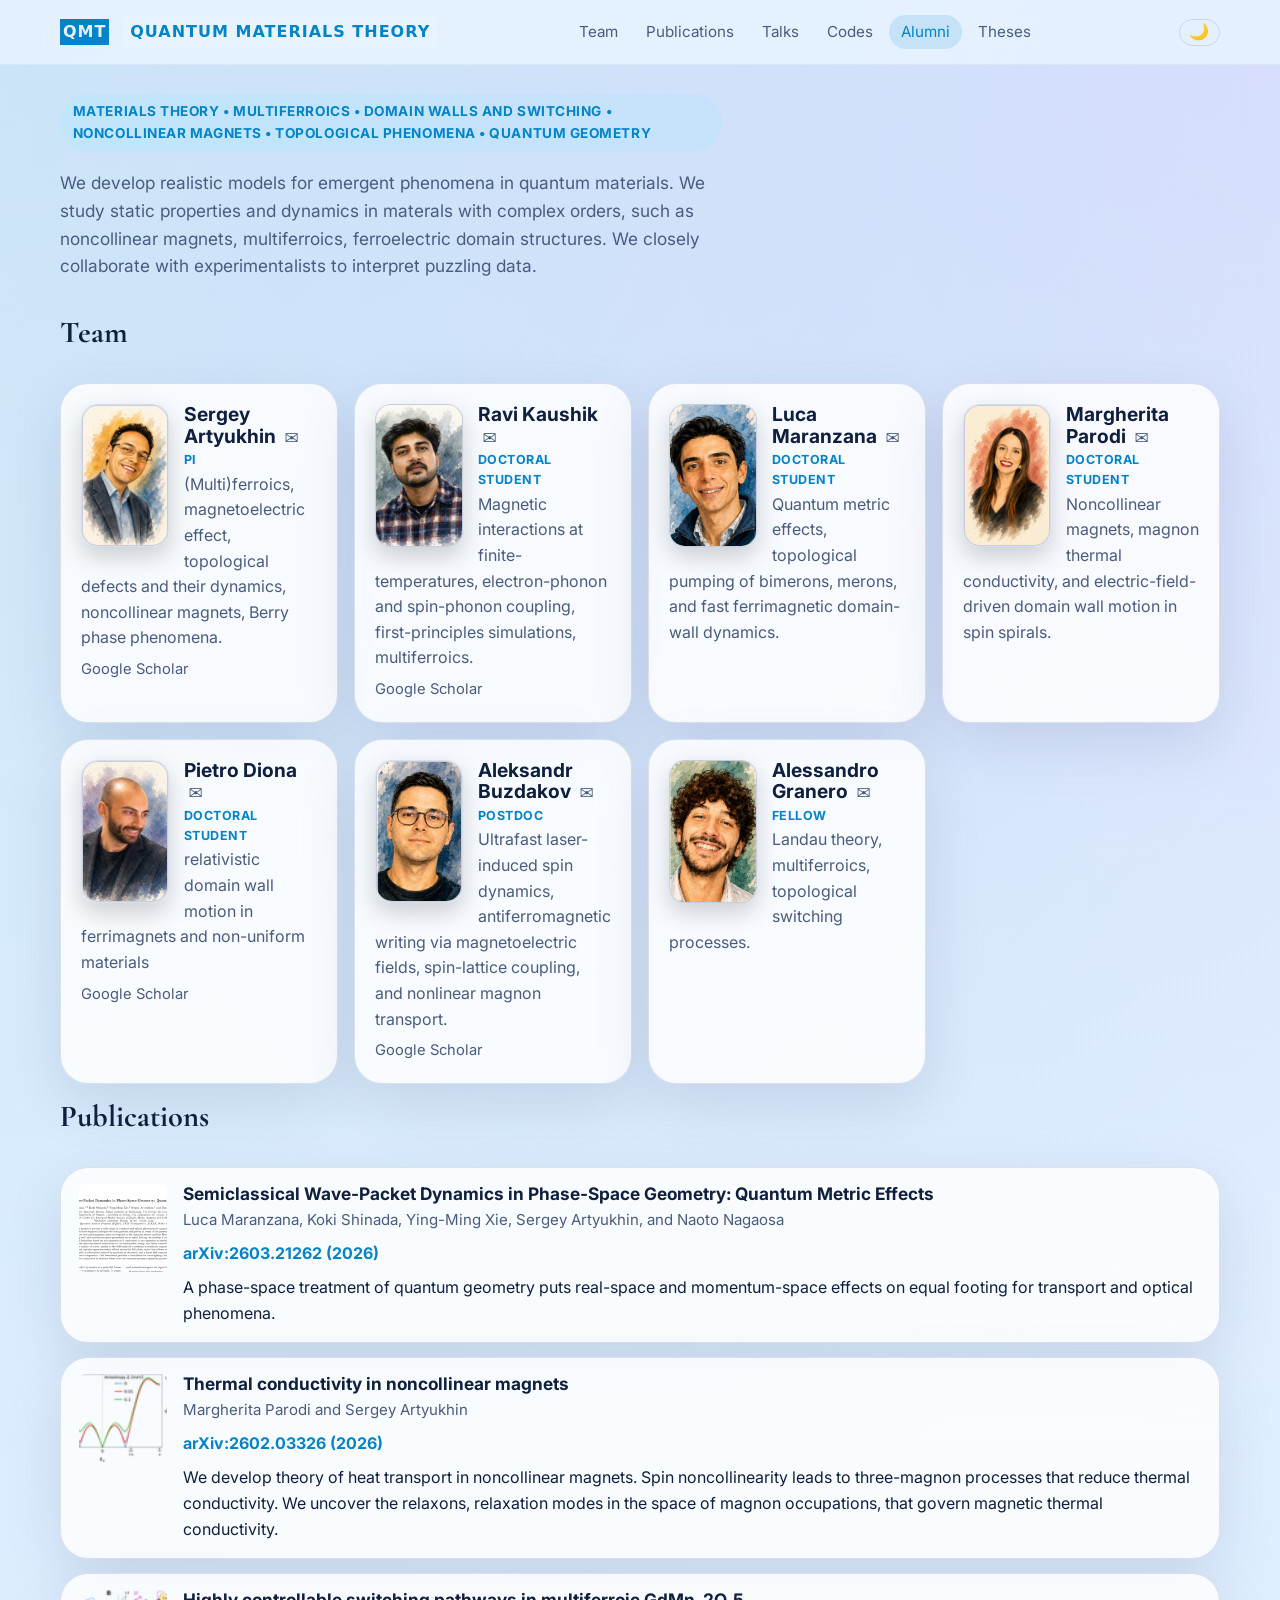
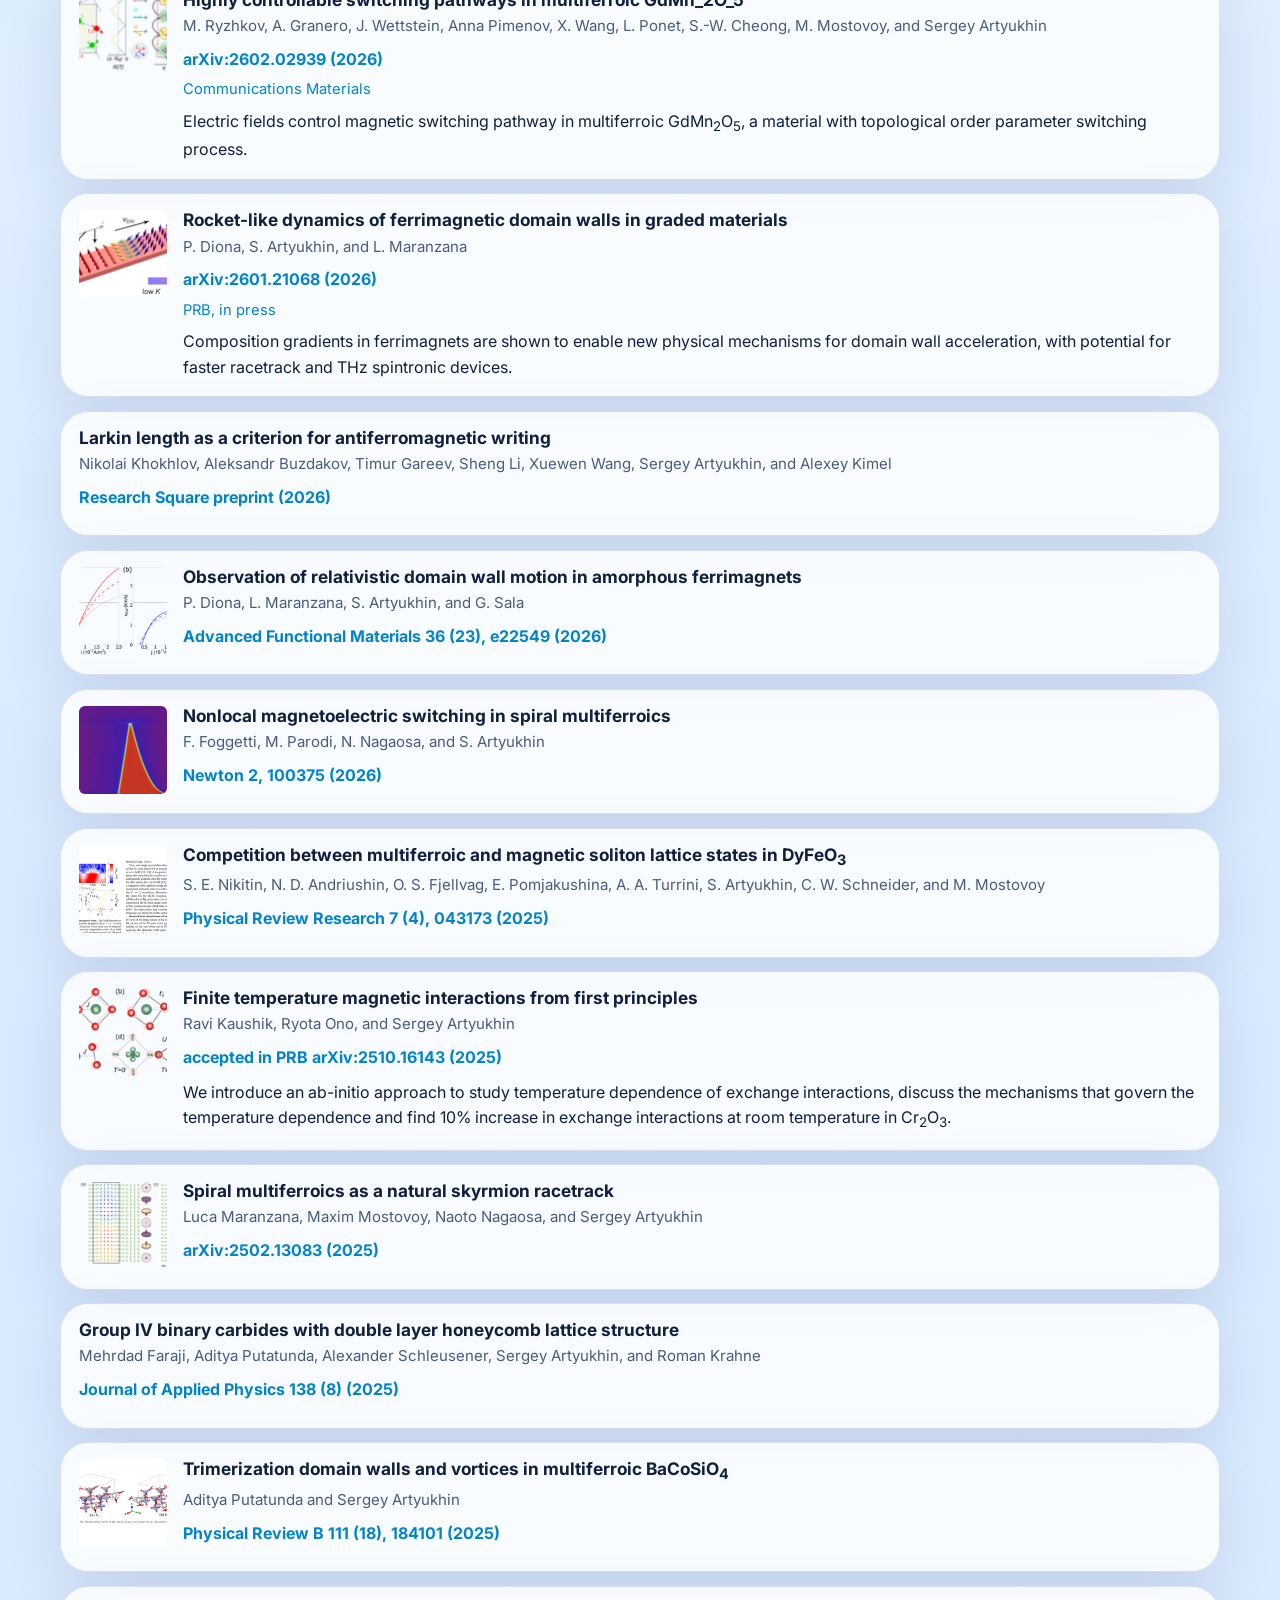
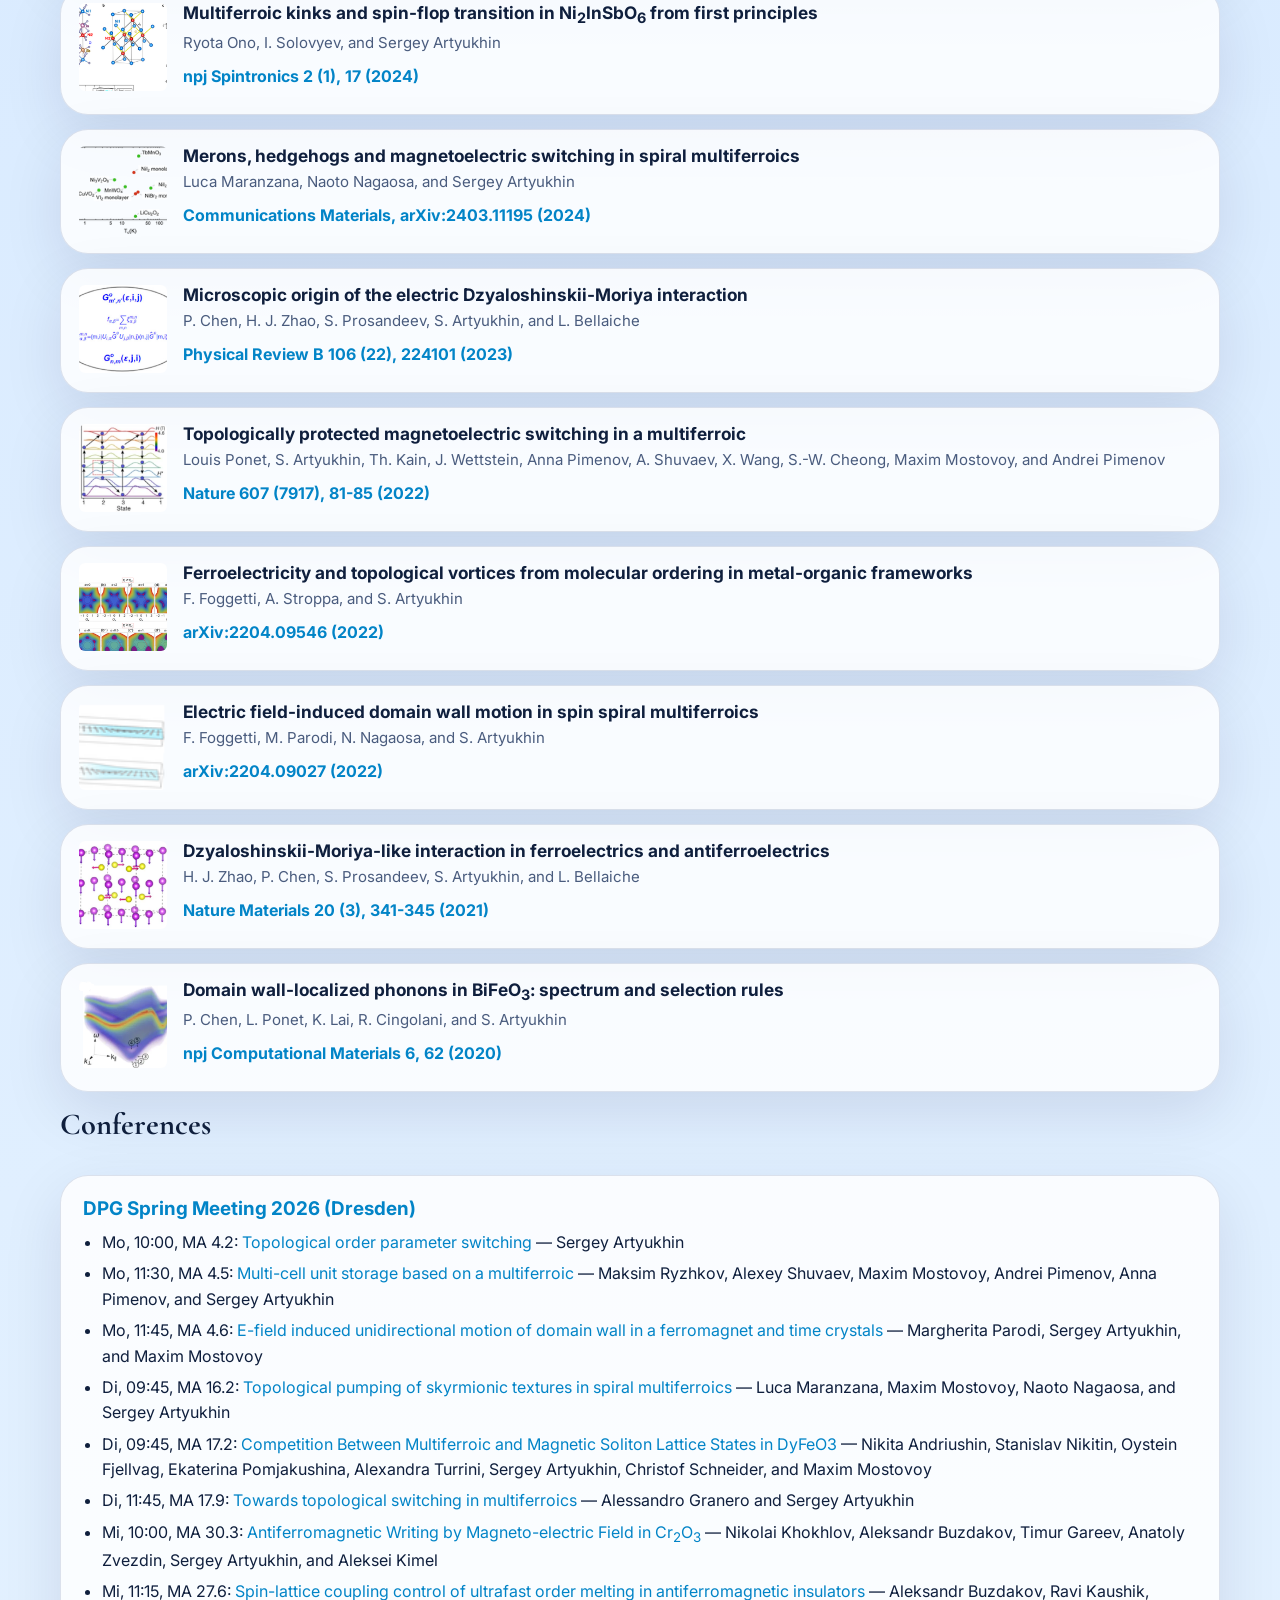
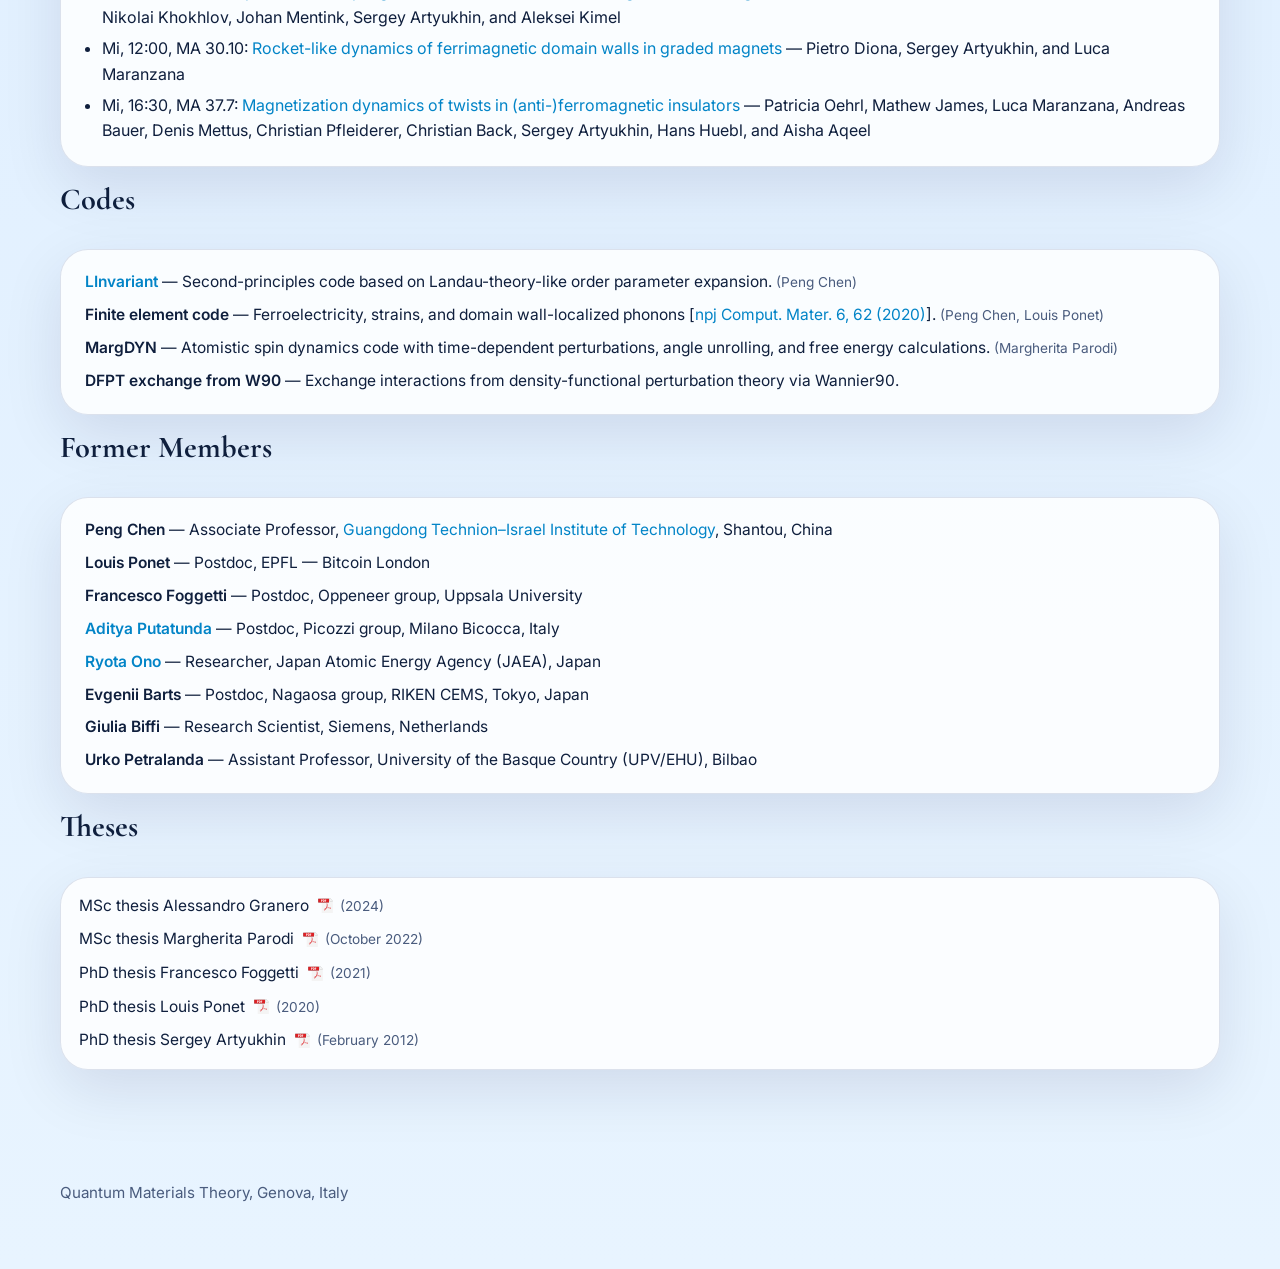
<file: index.html>
<!doctype html>
<html lang="en">
  <head>
    <meta charset="UTF-8" />
    <meta name="viewport" content="width=device-width, initial-scale=1.0" />
    <title>Quantum Materials Theory (QMT) Sergey Artyukhin, Margherita Parodi, Aleksandr Buzdakov, Ravi Kaushik, Pietro Diona, Luca Maranzana</title>
    <link rel="icon" href="favicon.svg" type="image/svg+xml" />
    <meta
      name="description"
      content="Quantum Materials Theory Group (QMT) Genova: Sergey Artyukhin, Margherita Parodi, Aleksandr Buzdakov, Ravi Kaushik, Pietro Diona, Luca Maranzana, multiferroics, ferroelectrics, domain walls, noncollinear magnets, topological phenomena, quantum geometry, topological order parameter switching."
    />
    <meta name="keywords" content="IIT, Quantum Materials Theory, QMT, Sergey Artyukhin, Margherita Parodi, Aleksandr Buzdakov, Ravi Kaushik, Pietro Diona, Luca Maranzana, Alessandro Granero, multiferroics, ferroelectrics, domain walls, noncollinear magnets, topological phenomena, quantum geometry, magnetoelectric" />
    <link rel="canonical" href="https://iqmt.eu/" />
    <!-- Open Graph -->
    <meta property="og:url" content="https://iqmt.eu/" />
    <meta property="og:type" content="website" />
    <meta property="og:title" content="Quantum Materials Theory Group — IIT Genova" />
    <meta property="og:description" content="Theory group studying multiferroics, noncollinear magnets, domain walls, and topological phenomena. Members: Sergey Artyukhin, Margherita Parodi, Aleksandr Buzdakov, Ravi Kaushik, Pietro Diona, Luca Maranzana, Alessandro Granero." />
    <meta property="og:image" content="https://iqmt.eu/photos/Serg%20Alessandro%20Aleksandr%20Margherita%20Luca_orig.png" />

    <!-- Twitter / X -->
    <meta name="twitter:card" content="summary_large_image" />
    <meta name="twitter:site" content="@" />
    <meta name="twitter:title" content="Quantum Materials Theory Group — IIT Genova" />
    <meta name="twitter:description" content="Theory group studying multiferroics, noncollinear magnets, domain walls, and topological phenomena." />
    <meta name="twitter:image" content="https://iqmt.eu/photos/Serg%20Alessandro%20Aleksandr%20Margherita%20Luca_orig.png" />

    <!-- Structured data: organization + people -->
    <script type="application/ld+json">
    {
      "@context": "http://schema.org",
      "@graph": [
        {
          "@type": "ResearchOrganization",
          "name": "Quantum Materials Theory Group",
          "alternateName": "QMT",
          "url": "https://iqmt.eu/",
          "parentOrganization": {
            "@type": "Organization",
            "name": "Istituto Italiano di Tecnologia",
            "alternateName": "IIT",
            "url": "https://www.iit.it/"
          },
          "description": "Theory group studying multiferroics, noncollinear magnets, domain walls, topological phenomena, and quantum geometry.",
          "member": [
            {"@type": "Person", "name": "Sergey Artyukhin",   "jobTitle": "Principal Investigator",  "email": "sergey@iqmt.eu", "sameAs": "https://scholar.google.com/citations?hl=en&user=MO4E1n8AAAAJ"},
            {"@type": "Person", "name": "Margherita Parodi",  "jobTitle": "Doctoral Student",        "email": "margherita@iqmt.eu"},
            {"@type": "Person", "name": "Aleksandr Buzdakov", "jobTitle": "Postdoc",                 "email": "alex@iqmt.eu", "sameAs": "https://scholar.google.com/citations?hl=en&user=0qRU23cAAAAJ"},
            {"@type": "Person", "name": "Ravi Kaushik",       "jobTitle": "Doctoral Student",        "email": "ravi@iqmt.eu", "sameAs": "https://scholar.google.com/citations?user=-6QgIioAAAAJ&hl=en"},
            {"@type": "Person", "name": "Pietro Diona",       "jobTitle": "Doctoral Student",        "email": "pietro@iqmt.eu", "sameAs": "https://scholar.google.com/citations?user=bECxTWMAAAAJ&hl=en"},
            {"@type": "Person", "name": "Luca Maranzana",     "jobTitle": "Doctoral Student",        "email": "luca@iqmt.eu"},
            {"@type": "Person", "name": "Alessandro Granero", "jobTitle": "Fellow",                  "email": "alessandro@iqmt.eu"}
          ]
        }
      ]
    }
    </script>
    <link rel="preconnect" href="https://fonts.googleapis.com" />
    <link rel="preconnect" href="https://fonts.gstatic.com" crossorigin />
    <link rel="preload" as="style" href="https://fonts.googleapis.com/css2?family=Cormorant+Garamond:wght@400;600;700&family=Inter:wght@400;500;600;700&display=swap" />
    <link rel="stylesheet" media="print" onload="this.media='all'" href="https://fonts.googleapis.com/css2?family=Cormorant+Garamond:wght@400;600;700&family=Inter:wght@400;500;600;700&display=swap" />
    <noscript><link rel="stylesheet" href="https://fonts.googleapis.com/css2?family=Cormorant+Garamond:wght@400;600;700&family=Inter:wght@400;500;600;700&display=swap" /></noscript>
    <link rel="stylesheet" href="style.css" />
  </head>
  <body>
    <!-- PDF icon symbol – reused in the Theses section -->
    <svg xmlns="http://www.w3.org/2000/svg" style="display:none">
      <symbol id="pdf-icon-sym" viewBox="0 0 32 32">
        <path fill="#909090" d="m24.1 2.072l5.564 5.8v22.056H8.879V30h20.856V7.945L24.1 2.072"/>
        <path fill="#f4f4f4" d="M24.031 2H8.808v27.928h20.856V7.873L24.03 2"/>
        <path fill="#7a7b7c" d="M8.655 3.5h-6.39v6.827h20.1V3.5H8.655"/>
        <path fill="#dd2025" d="M22.472 10.211H2.395V3.379h20.077v6.832"/>
        <path fill="#fff" d="M8.975 4.457H7.668v4.8H8.7V7.639l.228.013a2.042 2.042 0 0 0 .647-.117a1.428 1.428 0 0 0 .493-.291a1.224 1.224 0 0 0 .332-.454a2.13 2.13 0 0 0 .105-.908a2.237 2.237 0 0 0-.114-.644a1.173 1.173 0 0 0-.687-.65a2.149 2.149 0 0 0-.411-.105a2.232 2.232 0 0 0-.319-.026m-.189 2.294h-.089v-1.48h.194a.57.57 0 0 1 .459.181a.92.92 0 0 1 .183.558c0 .246 0 .469-.222.626a.942.942 0 0 1-.524.114m3.67-2.306c-.111 0-.219.008-.295.011l-.235.006h-.78v4.8h.918a2.677 2.677 0 0 0 1.028-.175a1.71 1.71 0 0 0 .68-.491a1.939 1.939 0 0 0 .373-.749a3.728 3.728 0 0 0 .114-.949a4.416 4.416 0 0 0-.087-1.127a1.777 1.777 0 0 0-.4-.733a1.63 1.63 0 0 0-.535-.4a2.413 2.413 0 0 0-.549-.178a1.282 1.282 0 0 0-.228-.017m-.182 3.937h-.1V5.315h.013a1.062 1.062 0 0 1 .6.107a1.2 1.2 0 0 1 .324.4a1.3 1.3 0 0 1 .142.526c.009.22 0 .4 0 .549a2.926 2.926 0 0 1-.033.513a1.756 1.756 0 0 1-.169.5a1.13 1.13 0 0 1-.363.36a.673.673 0 0 1-.416.106m5.077-3.915h-2.43v4.8h1.028V7.357h1.3v-.892h-1.3V5.353h1.4v-.892"/>
        <path fill="#dd2025" d="M21.781 20.255s3.188-.578 3.188.511s-1.975.646-3.188-.511Zm-2.357.083a7.543 7.543 0 0 0-1.473.489l.4-.9c.4-.9.815-2.127.815-2.127a14.216 14.216 0 0 0 1.658 2.252a13.033 13.033 0 0 0-1.4.288Zm-1.262-6.5c0-.949.307-1.208.546-1.208s.508.115.517.939a10.787 10.787 0 0 1-.517 2.434a4.426 4.426 0 0 1-.547-2.162Zm-4.649 10.516c-.978-.585 2.051-2.386 2.6-2.444c-.003.001-1.576 3.056-2.6 2.444ZM25.9 20.895c-.01-.1-.1-1.207-2.07-1.16a14.228 14.228 0 0 0-2.453.173a12.542 12.542 0 0 1-2.012-2.655a11.76 11.76 0 0 0 .623-3.1c-.029-1.2-.316-1.888-1.236-1.878s-1.054.815-.933 2.013a9.309 9.309 0 0 0 .665 2.338s-.425 1.323-.987 2.639s-.946 2.006-.946 2.006a9.622 9.622 0 0 0-2.725 1.4c-.824.767-1.159 1.356-.725 1.945c.374.508 1.683.623 2.853-.91a22.549 22.549 0 0 0 1.7-2.492s1.784-.489 2.339-.623s1.226-.24 1.226-.24s1.629 1.639 3.2 1.581s1.495-.939 1.485-1.035"/>
        <path fill="#909090" d="M23.954 2.077V7.95h5.633l-5.633-5.873Z"/>
        <path fill="#f4f4f4" d="M24.031 2v5.873h5.633L24.031 2Z"/>
      </symbol>
    </svg>

    <header class="site-header">
      <div class="container">
        <a class="brand" href="#top" aria-label="QMT home">
          <span class="brand-mark">QMT</span>
          <span class="brand-rest">QUANTUM MATERIALS THEORY</span>
        </a>
        <nav class="nav" aria-label="Primary">
          <a href="#people">Team</a>
          <a href="#publications">Publications</a>
          <a href="#conferences">Talks</a>
          <a href="#codes">Codes</a>
          <a href="#alumni">Alumni</a>
          <a href="#theses">Theses</a>
        </nav>
        <button class="theme-toggle" id="themeToggle" aria-label="Toggle light/dark mode">🌙</button>
      </div>
    </header>

    <main id="top">
      <section class="hero">
        <div class="container hero-grid">
          <div>
            <span class="eyebrow">materials theory • multiferroics • domain walls and switching • noncollinear magnets • topological phenomena • quantum geometry </span>
            <p>
              We develop realistic models for emergent phenomena in quantum materials. 
              We study static properties and dynamics in materals with complex orders, such as noncollinear magnets, multiferroics, ferroelectric domain structures. We closely collaborate with experimentalists to interpret puzzling data.
            </p>

          </div>

          <!-- aside class="hero-card" aria-label="Research focus areas">
            <h2>Research focus</h2>
            <p>
              A theory-first program for emergent phenomena in complex materials, grounded in predictive models
              and close contact with experiment.
            </p>
            <ul>
              <li>Spin-lattice coupling and magnetoelectricity</li>
              <li>Correlated electrons and spectroscopy</li>
              <li>Berry-phase effects and topological transport</li>
              <li>Ultrafast spin dynamics and nonequilibrium phenomena</li>
            </ul>
          </aside -->
        </div>
      </section>

      <section id="people">
        <div class="container">
          <div class="section-heading">
            <div>
              <h2>Team</h2>
            </div>
          </div>

          <div class="people-grid">
            <article class="section-card person-card">
              <div class="person-top">
                <div class="person-photo-stack has-hover-photo">
                  <img class="person-photo person-photo-default" src="photos/Sergey_1.webp" alt="Sergey Artyukhin portrait" />
                  <img class="person-photo person-photo-hover" src="photos/Sergey_2.webp" alt="" aria-hidden="true" />
                </div>
                <h3><a class="email-link" href="/sergey-artyukhin/">Sergey Artyukhin</a> <a class="email-icon" href="mailto:sergey@iqmt.eu" aria-label="Email Sergey Artyukhin">✉</a></h3>
                <div class="person-role">PI</div>
                <p>(Multi)ferroics, magnetoelectric effect, topological defects and their dynamics, noncollinear magnets, Berry phase phenomena.</p>
                <div class="person-links">
                  <a href="https://scholar.google.com/citations?hl=en&user=MO4E1n8AAAAJ" target="_blank" rel="noopener noreferrer">Google Scholar</a>
                </div>
              </div>
            </article>

            <article class="section-card person-card">
              <div class="person-top">
                <img class="person-photo" src="photos/Ravi_1.webp" alt="Ravi Kaushik portrait" />
                <h3><a class="email-link" href="/ravi-kaushik/">Ravi Kaushik</a> <a class="email-icon" href="mailto:ravi@iqmt.eu" aria-label="Email Ravi Kaushik">✉</a></h3>
                <div class="person-role">Doctoral Student</div>
                <p>Magnetic interactions at finite-temperatures, electron-phonon and spin-phonon coupling, first-principles simulations, multiferroics.</p>
                <div class="person-links">
                  <a href="https://scholar.google.com/citations?user=-6QgIioAAAAJ&hl=en" target="_blank" rel="noopener noreferrer">Google Scholar</a>
                </div>
              </div>
            </article>

            <article class="section-card person-card">
              <div class="person-top">
                <img class="person-photo" src="photos/Luca_1.webp" alt="Luca Maranzana portrait" />
                <h3><a class="email-link" href="/luca-maranzana/">Luca Maranzana</a> <a class="email-icon" href="mailto:luca@iqmt.eu" aria-label="Email Luca Maranzana">✉</a></h3>
                <div class="person-role">Doctoral Student</div>
                <p>Quantum metric effects, topological pumping of bimerons, merons, and fast ferrimagnetic domain-wall dynamics.</p>
              </div>
            </article>

            <article class="section-card person-card">
              <div class="person-top">
                <div class="person-photo-stack has-hover-photo">
                  <img class="person-photo person-photo-default" src="photos/Margherita_1.webp" alt="Margherita Parodi portrait" />
                  <img class="person-photo person-photo-hover" src="photos/Margherita_2.webp" alt="" aria-hidden="true" />
                </div>
                <h3><a class="email-link" href="/margherita-parodi/">Margherita Parodi</a> <a class="email-icon" href="mailto:margherita@iqmt.eu" aria-label="Email Margherita Parodi">✉</a></h3>
                <div class="person-role">Doctoral Student</div>
                <p>Noncollinear magnets, magnon thermal conductivity, and electric-field-driven domain wall motion in spin spirals.</p>
              </div>
            </article>

            <article class="section-card person-card">
              <div class="person-top">
                <div class="person-photo-stack has-hover-photo">
                  <img class="person-photo person-photo-default" src="photos/Pietro_1.webp" alt="Pietro Diona portrait" />
                  <img class="person-photo person-photo-hover" src="photos/Pietro_2.webp" alt="" aria-hidden="true" />
                </div>
                <h3><a class="email-link" href="/pietro-diona/">Pietro Diona</a> <a class="email-icon" href="mailto:pietro@iqmt.eu" aria-label="Email Pietro Diona">✉</a></h3>
                <div class="person-role">Doctoral Student</div>
                <p>relativistic domain wall motion in ferrimagnets and non-uniform materials</p>
                <div class="person-links">
                  <a href="https://scholar.google.com/citations?user=bECxTWMAAAAJ&hl=en" target="_blank" rel="noopener noreferrer">Google Scholar</a>
                </div>
              </div>
            </article>

            <article class="section-card person-card">
              <div class="person-top">
                <div class="person-photo-stack has-hover-photo">
                  <img class="person-photo person-photo-default" src="photos/Aleksandr_1.webp" alt="Aleksandr Buzdakov portrait" />
                  <img class="person-photo person-photo-hover" src="photos/Aleksandr_2.webp" alt="" aria-hidden="true" />
                </div>
                <h3><a class="email-link" href="/aleksandr-buzdakov/">Aleksandr Buzdakov</a> <a class="email-icon" href="mailto:alex@iqmt.eu" aria-label="Email Aleksandr Buzdakov">✉</a></h3>
                <div class="person-role">Postdoc</div>
                <p>Ultrafast laser-induced spin dynamics, antiferromagnetic writing via magnetoelectric fields, spin-lattice coupling, and nonlinear magnon transport.</p>
                <div class="person-links">
                  <a href="https://scholar.google.com/citations?hl=en&user=0qRU23cAAAAJ" target="_blank" rel="noopener noreferrer">Google Scholar</a>
                </div>
              </div>
            </article>

            <article class="section-card person-card">
              <div class="person-top">
                <img class="person-photo" src="photos/Alessandro_1.webp" alt="Alessandro Granero portrait" />
                <h3><a class="email-link" href="/alessandro-granero/">Alessandro Granero</a> <a class="email-icon" href="mailto:alessandro@iqmt.eu" aria-label="Email Alessandro Granero">✉</a></h3>
                <div class="person-role">Fellow</div>
                <p>Landau theory, multiferroics, topological switching processes.</p>
              </div>
            </article>
          </div>
        </div>
      </section>

      <section id="publications">
        <div class="container">
          <div class="section-heading">
            <div>
              <h2>Publications</h2>
            </div>
          </div>

          <div class="publications-list">
            <article class="section-card publication-card">
              <div class="pub-body">
                <img class="pub-thumbnail" src="thumbnails/semiclassical_wavepacket.png" alt="">
                <div>
                  <h3>Semiclassical Wave-Packet Dynamics in Phase-Space Geometry: Quantum Metric Effects</h3>
                  <div class="author-list">Luca Maranzana, Koki Shinada, Ying-Ming Xie, Sergey Artyukhin, and Naoto Nagaosa</div>
                  <div class="journal"><a href="https://arxiv.org/abs/2603.21262">arXiv:2603.21262</a> (2026)</div>
                  <p>
                    A phase-space treatment of quantum geometry puts real-space and momentum-space effects on equal
                    footing for transport and optical phenomena.
                  </p>
                </div>
              </div>
            </article>

            <article class="section-card publication-card">
              <div class="pub-body">
                <img class="pub-thumbnail" src="thumbnails/thermal_conductivity_noncollinear.png" alt="">
                <div>
                  <h3>Thermal conductivity in noncollinear magnets</h3>
                  <div class="author-list">Margherita Parodi and Sergey Artyukhin</div>
                  <div class="journal"><a href="https://arxiv.org/abs/2602.03326">arXiv:2602.03326</a> (2026)</div>
                  <p>
                    We develop theory of heat transport in noncollinear magnets. Spin noncollinearity leads to three-magnon processes that reduce thermal conductivity. We uncover the relaxons, relaxation modes in the space of magnon occupations, that govern
                    magnetic thermal conductivity.
                  </p>
                </div>
              </div>
            </article>

            <article class="section-card publication-card">
              <div class="pub-body">
                <img class="pub-thumbnail" src="thumbnails/highly_controllable_switching.png" alt="">
                <div>
                  <h3>Highly controllable switching pathways in multiferroic GdMn_2O_5</h3>
                  <div class="author-list">M. Ryzhkov, A. Granero, J. Wettstein, Anna Pimenov, X. Wang, L. Ponet, S.-W. Cheong, M. Mostovoy, and Sergey Artyukhin</div>
                  <div class="journal"><a href="https://arxiv.org/abs/2602.02939">arXiv:2602.02939</a> (2026)</div>
                  <div class="journal-ref"><a href="https://www.nature.com/articles/s43246-026-01166-1">Communications Materials</a></div>
                  <p>
                    Electric fields control magnetic switching pathway in multiferroic GdMn<sub>2</sub>O<sub>5</sub>, a material with topological order parameter switching process.
                  </p>
                </div>
              </div>
            </article>

            <article class="section-card publication-card">
              <div class="pub-body">
                <img class="pub-thumbnail" src="thumbnails/rocket_like_dynamics.png" alt="">
                <div>
                  <h3>Rocket-like dynamics of ferrimagnetic domain walls in graded materials</h3>
                  <div class="author-list">P. Diona, S. Artyukhin, and L. Maranzana</div>
                  <div class="journal"><a href="https://arxiv.org/abs/2601.21068">arXiv:2601.21068</a> (2026)</div>
                  <div class="journal-ref"><a href="https://journals.aps.org/prb/accepted/10.1103/13jp-dyg3">PRB, in press</a></div>
                  <p>
                    Composition gradients in ferrimagnets are shown to enable new physical mechanisms for domain wall acceleration,
                    with potential for faster racetrack and THz spintronic devices.
                  </p>
                </div>
              </div>
            </article>

            <article class="section-card publication-card">
              <h3>Larkin length as a criterion for antiferromagnetic writing</h3>
              <div class="author-list">Nikolai Khokhlov, Aleksandr Buzdakov, Timur Gareev, Sheng Li, Xuewen Wang, Sergey Artyukhin, and Alexey Kimel</div>
              <div class="journal"><a href="https://doi.org/10.21203/rs.3.rs-9405081/v1">Research Square preprint</a> (2026)</div>
            </article>

            <article class="section-card publication-card">
              <div class="pub-body">
                <img class="pub-thumbnail" src="thumbnails/observation_relativistic_domain_wall.png" alt="">
                <div>
                  <h3>Observation of relativistic domain wall motion in amorphous ferrimagnets</h3>
                  <div class="author-list">P. Diona, L. Maranzana, S. Artyukhin, and G. Sala</div>
                  <div class="journal"><a href="https://advanced.onlinelibrary.wiley.com/doi/full/10.1002/adfm.202522549">Advanced Functional Materials 36 (23), e22549 (2026)</a></div>
                </div>
              </div>
            </article>

            <article class="section-card publication-card">
              <div class="pub-body">
                <img class="pub-thumbnail" src="thumbnails/nonlocal_magnetoelectric_switching.webp" alt="Simulation plot for nonlocal magnetoelectric switching in spiral multiferroics">
                <div>
                  <h3>Nonlocal magnetoelectric switching in spiral multiferroics</h3>
                  <div class="author-list">F. Foggetti, M. Parodi, N. Nagaosa, and S. Artyukhin</div>
                  <div class="journal"><a href="https://doi.org/10.1016/j.newton.2025.100375">Newton 2, 100375</a> (2026)</div>
                </div>
              </div>
            </article>

            <article class="section-card publication-card">
              <div class="pub-body">
                <img class="pub-thumbnail" src="thumbnails/competition_dyfeO3_soliton.png" alt="">
                <div>
                  <h3>Competition between multiferroic and magnetic soliton lattice states in DyFeO<sub>3</sub></h3>
                  <div class="author-list">S. E. Nikitin, N. D. Andriushin, O. S. Fjellvag, E. Pomjakushina, A. A. Turrini, S. Artyukhin, C. W. Schneider, and M. Mostovoy</div>
                  <div class="journal"><a href="https://journals.aps.org/prresearch/abstract/10.1103/kwrl-x4hw">Physical Review Research 7 (4), 043173 (2025)</a></div>
                </div>
              </div>
            </article>

            <article class="section-card publication-card">
              <div class="pub-body">
                <img class="pub-thumbnail" src="thumbnails/finite_temperature_magnetic.png" alt="">
                <div>
                  <h3>Finite temperature magnetic interactions from first principles</h3>
                  <div class="author-list">Ravi Kaushik, Ryota Ono, and Sergey Artyukhin</div>
                  <div class="journal"><a href="doi.org/10.1103/fh3c-61jn">accepted in PRB</a> <a href="https://arxiv.org/abs/2510.16143">arXiv:2510.16143</a> (2025)</div>
                  <p>
                    We introduce an ab-initio approach to study temperature dependence of exchange interactions, discuss the mechanisms that govern the temperature dependence and find 10% increase in exchange interactions at room temperature in Cr<sub>2</sub>O<sub>3</sub>.
                  </p>
                </div>
              </div>
            </article>

            <article class="section-card publication-card">
              <div class="pub-body">
                <img class="pub-thumbnail" src="thumbnails/spiral_multiferroics_skyrmion.png" alt="">
                <div>
                  <h3>Spiral multiferroics as a natural skyrmion racetrack</h3>
                  <div class="author-list">Luca Maranzana, Maxim Mostovoy, Naoto Nagaosa, and Sergey Artyukhin</div>
                  <div class="journal"><a href="https://arxiv.org/abs/2502.13083">arXiv:2502.13083</a> (2025)</div>
                </div>
              </div>
            </article>

            <article class="section-card publication-card">
              <h3>Group IV binary carbides with double layer honeycomb lattice structure</h3>
              <div class="author-list">Mehrdad Faraji, Aditya Putatunda, Alexander Schleusener, Sergey Artyukhin, and Roman Krahne</div>
              <div class="journal"><a href="https://doi.org/10.1063/5.0268484">Journal of Applied Physics 138 (8)</a> (2025)</div>
            </article>

            <article class="section-card publication-card">
              <div class="pub-body">
                <img class="pub-thumbnail" src="thumbnails/trimerization_domain_walls.png" alt="">
                <div>
                  <h3>Trimerization domain walls and vortices in multiferroic BaCoSiO<sub>4</sub></h3>
                  <div class="author-list">Aditya Putatunda and Sergey Artyukhin</div>
                  <div class="journal"><a href="https://doi.org/10.1103/PhysRevB.111.184101">Physical Review B 111 (18), 184101</a> (2025)</div>
                </div>
              </div>
            </article>

            <article class="section-card publication-card">
              <div class="pub-body">
                <img class="pub-thumbnail" src="thumbnails/multiferroic_kinks_nispintronic.png" alt="">
                <div>
                  <h3>Multiferroic kinks and spin-flop transition in Ni<sub>2</sub>InSbO<sub>6</sub> from first principles</h3>
                  <div class="author-list">Ryota Ono, I. Solovyev, and Sergey Artyukhin</div>
                  <div class="journal"><a href="https://www.nature.com/articles/s44306-024-00020-9">npj Spintronics 2 (1), 17 (2024)</a></div>
                </div>
              </div>
            </article>

            <article class="section-card publication-card">
              <div class="pub-body">
                <img class="pub-thumbnail" src="thumbnails/merons_hedgehogs_magnetoelectric.png" alt="">
                <div>
                  <h3>Merons, hedgehogs and magnetoelectric switching in spiral multiferroics</h3>
                  <div class="author-list">Luca Maranzana, Naoto Nagaosa, and Sergey Artyukhin</div>
                  <div class="journal"><a href="https://www.nature.com/articles/s43246-026-01159-0">Communications Materials</a>, <a href="https://arxiv.org/abs/2403.11195">arXiv:2403.11195</a> (2024)</div>
                </div>
              </div>
            </article>

            <article class="section-card publication-card">
              <div class="pub-body">
                <img class="pub-thumbnail" src="thumbnails/prb-2023.png" alt="">
                <div>
                  <h3>Microscopic origin of the electric Dzyaloshinskii-Moriya interaction</h3>
                  <div class="author-list">P. Chen, H. J. Zhao, S. Prosandeev, S. Artyukhin, and L. Bellaiche</div>
                  <div class="journal"><a href="https://journals.aps.org/prb/abstract/10.1103/PhysRevB.106.224101">Physical Review B 106 (22), 224101 (2023)</a></div>
                </div>
              </div>
            </article>

            <article class="section-card publication-card">
              <div class="pub-body">
                <img class="pub-thumbnail" src="thumbnails/nature-2022.png" alt="">
                <div>
                  <h3>Topologically protected magnetoelectric switching in a multiferroic</h3>
                  <div class="author-list">Louis Ponet, S. Artyukhin, Th. Kain, J. Wettstein, Anna Pimenov, A. Shuvaev, X. Wang, S.-W. Cheong, Maxim Mostovoy, and Andrei Pimenov</div>
                  <div class="journal"><a href="https://doi.org/10.1038/s41586-022-04851-6">Nature 607 (7917), 81-85</a> (2022)</div>
                </div>
              </div>
            </article>

            <article class="section-card publication-card">
              <div class="pub-body">
                <img class="pub-thumbnail" src="thumbnails/ferroelectricity_mof.png" alt="">
                <div>
                  <h3>Ferroelectricity and topological vortices from molecular ordering in metal-organic frameworks</h3>
                  <div class="author-list">F. Foggetti, A. Stroppa, and S. Artyukhin</div>
                  <div class="journal"><a href="https://arxiv.org/abs/2204.09546">arXiv:2204.09546</a> (2022)</div>
                </div>
              </div>
            </article>

            <article class="section-card publication-card">
              <div class="pub-body">
                <img class="pub-thumbnail" src="thumbnails/electric_field_induced_domain_wall.png" alt="">
                <div>
                  <h3>Electric field-induced domain wall motion in spin spiral multiferroics</h3>
                  <div class="author-list">F. Foggetti, M. Parodi, N. Nagaosa, and S. Artyukhin</div>
                  <div class="journal"><a href="https://arxiv.org/abs/2204.09027">arXiv:2204.09027</a> (2022)</div>
                </div>
              </div>
            </article>

            <article class="section-card publication-card">
              <div class="pub-body">
                <img class="pub-thumbnail" src="thumbnails/natmat-2021.png" alt="">
                <div>
                  <h3>Dzyaloshinskii-Moriya-like interaction in ferroelectrics and antiferroelectrics</h3>
                  <div class="author-list">H. J. Zhao, P. Chen, S. Prosandeev, S. Artyukhin, and L. Bellaiche</div>
                  <div class="journal"><a href="https://www.nature.com/articles/s41563-020-00821-3">Nature Materials 20 (3), 341-345 (2021)</a></div>
                </div>
              </div>
            </article>

            <article class="section-card publication-card" id="pub-dw-phonons">
              <div class="pub-body">
                <img class="pub-thumbnail" src="thumbnails/domain_wall_phonons_biFO3.webp" alt="">
                <div>
                  <h3>Domain wall-localized phonons in BiFeO<sub>3</sub>: spectrum and selection rules</h3>
                  <div class="author-list">P. Chen, L. Ponet, K. Lai, R. Cingolani, and S. Artyukhin</div>
                  <div class="journal"><a href="https://doi.org/10.1038/s41524-020-0304-y">npj Computational Materials 6, 62 (2020)</a></div>
                </div>
              </div>
            </article>
          </div>
        </div>
      </section>

      <section id="conferences">
        <div class="container">
          <div class="section-heading">
            <div>
              <h2>Conferences</h2>
            </div>
          </div>

          <div class="conference-list">
            <article class="section-card conference-card">
              <h3><a href="https://www.dpg-verhandlungen.de/year/2026/conference/dresden/search?query=Artyukhin&amp;submit=Suchen">DPG Spring Meeting 2026 (Dresden)</a></h3>
              <ul>
                <li>Mo, 10:00, MA 4.2: <a href="https://www.dpg-verhandlungen.de/year/2026/conference/dresden/part/ma/session/4/contribution/2">Topological order parameter switching</a> — Sergey Artyukhin</li>
                <li>Mo, 11:30, MA 4.5: <a href="https://www.dpg-verhandlungen.de/year/2026/conference/dresden/part/ma/session/4/contribution/5">Multi-cell unit storage based on a multiferroic</a> — Maksim Ryzhkov, Alexey Shuvaev, Maxim Mostovoy, Andrei Pimenov, Anna Pimenov, and Sergey Artyukhin</li>
                <li>Mo, 11:45, MA 4.6: <a href="https://www.dpg-verhandlungen.de/year/2026/conference/dresden/part/ma/session/4/contribution/6">E-field induced unidirectional motion of domain wall in a ferromagnet and time crystals</a> — Margherita Parodi, Sergey Artyukhin, and Maxim Mostovoy</li>
                <li>Di, 09:45, MA 16.2: <a href="https://www.dpg-verhandlungen.de/year/2026/conference/dresden/part/ma/session/16/contribution/2">Topological pumping of skyrmionic textures in spiral multiferroics</a> — Luca Maranzana, Maxim Mostovoy, Naoto Nagaosa, and Sergey Artyukhin</li>
                <li>Di, 09:45, MA 17.2: <a href="https://www.dpg-verhandlungen.de/year/2026/conference/dresden/part/ma/session/17/contribution/2">Competition Between Multiferroic and Magnetic Soliton Lattice States in DyFeO3</a> — Nikita Andriushin, Stanislav Nikitin, Oystein Fjellvag, Ekaterina Pomjakushina, Alexandra Turrini, Sergey Artyukhin, Christof Schneider, and Maxim Mostovoy</li>
                <li>Di, 11:45, MA 17.9: <a href="https://www.dpg-verhandlungen.de/year/2026/conference/dresden/part/ma/session/17/contribution/9">Towards topological switching in multiferroics</a> — Alessandro Granero and Sergey Artyukhin</li>
                <li>Mi, 10:00, MA 30.3: <a href="https://www.dpg-verhandlungen.de/year/2026/conference/dresden/part/ma/session/30/contribution/3">Antiferromagnetic Writing by Magneto-electric Field in Cr<sub>2</sub>O<sub>3</sub></a> — Nikolai Khokhlov, Aleksandr Buzdakov, Timur Gareev, Anatoly Zvezdin, Sergey Artyukhin, and Aleksei Kimel</li>
                <li>Mi, 11:15, MA 27.6: <a href="https://www.dpg-verhandlungen.de/year/2026/conference/dresden/part/ma/session/27/contribution/6">Spin-lattice coupling control of ultrafast order melting in antiferromagnetic insulators</a> — Aleksandr Buzdakov, Ravi Kaushik, Nikolai Khokhlov, Johan Mentink, Sergey Artyukhin, and Aleksei Kimel</li>
                <li>Mi, 12:00, MA 30.10: <a href="https://www.dpg-verhandlungen.de/year/2026/conference/dresden/part/ma/session/30/contribution/10">Rocket-like dynamics of ferrimagnetic domain walls in graded magnets</a> — Pietro Diona, Sergey Artyukhin, and Luca Maranzana</li>
                <li>Mi, 16:30, MA 37.7: <a href="https://www.dpg-verhandlungen.de/year/2026/conference/dresden/part/ma/session/37/contribution/7">Magnetization dynamics of twists in (anti-)ferromagnetic insulators</a> — Patricia Oehrl, Mathew James, Luca Maranzana, Andreas Bauer, Denis Mettus, Christian Pfleiderer, Christian Back, Sergey Artyukhin, Hans Huebl, and Aisha Aqeel</li>
              </ul>
            </article>
          </div>
        </div>
      </section>

      <section id="codes">
        <div class="container">
          <div class="section-heading">
            <div>
              <h2>Codes</h2>
            </div>
          </div>

          <div class="section-card alumni-card">
            <ul class="alumni-list">
              <li>
                <a class="alumni-name" href="https://github.com/PaulChern/LINVARIANT/">LInvariant</a> — Second-principles code based on Landau-theory-like order parameter expansion.
                <span class="code-authors">(Peng Chen)</span>
              </li>
              <li>
                <span class="alumni-name">Finite element code</span> — Ferroelectricity, strains, and domain wall-localized phonons
                [<a href="#pub-dw-phonons">npj Comput. Mater. 6, 62 (2020)</a>].
                <span class="code-authors">(Peng Chen, Louis Ponet)</span>
              </li>
              <li>
                <span class="alumni-name">MargDYN</span> — Atomistic spin dynamics code with time-dependent perturbations, angle unrolling, and free energy calculations.
                <span class="code-authors">(Margherita Parodi)</span>
              </li>
              <li>
                <span class="alumni-name">DFPT exchange from W90</span> — Exchange interactions from density-functional perturbation theory via Wannier90.
              </li>
            </ul>
          </div>
        </div>
      </section>

      <section id="alumni">
        <div class="container">
          <div class="section-heading">
            <div>
              <h2>Former Members</h2>
            </div>
          </div>

          <div class="section-card alumni-card">
            <ul class="alumni-list">
              <li><span class="alumni-name">Peng Chen</span> — Associate Professor, <a href="https://www.gtiit.edu.cn/en/viewStaff.aspx?staffNo=1295">Guangdong Technion–Israel Institute of Technology</a>, Shantou, China</li>
              <li><span class="alumni-name">Louis Ponet</span> — Postdoc, EPFL — Bitcoin London</li>
              <li><span class="alumni-name">Francesco Foggetti</span> — Postdoc, Oppeneer group, Uppsala University</li>
              <li><span class="alumni-name"><a href="https://adityaputatunda.github.io/">Aditya Putatunda</a></span> — Postdoc, Picozzi group, Milano Bicocca, Italy</li>
              <li><span class="alumni-name"><a href="https://ryotaono10.github.io/homepage/">Ryota Ono</a></span> — Researcher, Japan Atomic Energy Agency (JAEA), Japan</li>
              <li><span class="alumni-name">Evgenii Barts</span> — Postdoc, Nagaosa group, RIKEN CEMS, Tokyo, Japan</li>
              <li><span class="alumni-name">Giulia Biffi</span> — Research Scientist, Siemens, Netherlands</li>
              <!-- li><span class="alumni-name">Gabriele Saleh</span></li -->
              <!-- li><span class="alumni-name">Sergey Poghosyan</span></li -->
              <li><span class="alumni-name">Urko Petralanda</span> — Assistant Professor, University of the Basque Country (UPV/EHU), Bilbao</li>
            </ul>
          </div>
        </div>
      </section>

      <section id="theses">
        <div class="container">
          <div class="section-heading">
            <div>
              <h2>Theses</h2>
            </div>
          </div>

          <div class="publications-list">
            <article class="section-card publication-card">
              <ul class="thesis-list">
                <li><a href="thesis/granero_msc.pdf">MSc thesis Alessandro Granero <svg class="pdf-icon" aria-hidden="true"><use href="#pdf-icon-sym"/></svg></a> <span class="thesis-year">(2024)</span></li>
                <li><a href="thesis/Parodi__msc_thesis.pdf">MSc thesis Margherita Parodi <svg class="pdf-icon" aria-hidden="true"><use href="#pdf-icon-sym"/></svg></a> <span class="thesis-year">(October 2022)</span></li>
                <li><a href="thesis/foggetti_phd.pdf">PhD thesis Francesco Foggetti <svg class="pdf-icon" aria-hidden="true"><use href="#pdf-icon-sym"/></svg></a> <span class="thesis-year">(2021)</span></li>
                <li><a href="thesis/ponet_phd.pdf">PhD thesis Louis Ponet <svg class="pdf-icon" aria-hidden="true"><use href="#pdf-icon-sym"/></svg></a> <span class="thesis-year">(2020)</span></li>
                <li><a href="thesis/artyukhin_phd.pdf">PhD thesis Sergey Artyukhin <svg class="pdf-icon" aria-hidden="true"><use href="#pdf-icon-sym"/></svg></a> <span class="thesis-year">(February 2012)</span></li>
              </ul>
            </article>
          </div>
        </div>
      </section>
    </main>

    <footer class="footer">
      <div class="container">
        <p>Quantum Materials Theory, Genova, Italy</p>
      </div>
    </footer>
  <script>
    // ── Theme toggle ──────────────────────────────────────────
    const root = document.documentElement;
    const btn  = document.getElementById('themeToggle');
    function applyTheme(t) {
      root.dataset.theme = t;
      btn.textContent = t === 'dark' ? '☀' : '🌙';
      localStorage.setItem('iqmt-theme', t);
    }
    const saved     = localStorage.getItem('iqmt-theme');
    const preferred = window.matchMedia('(prefers-color-scheme: dark)').matches ? 'dark' : 'light';
    applyTheme(saved || preferred);
    btn.addEventListener('click', () => applyTheme(root.dataset.theme === 'dark' ? 'light' : 'dark'));

    // ── Active nav indicator ──────────────────────────────────
    const navLinks = [...document.querySelectorAll('.nav a[href^="#"]')];
    const sections = navLinks
      .map(a => document.querySelector(a.getAttribute('href')))
      .filter(Boolean);
    const obs = new IntersectionObserver(entries => {
      entries.forEach(e => {
        if (e.isIntersecting) {
          navLinks.forEach(a =>
            a.classList.toggle('active', a.getAttribute('href') === '#' + e.target.id)
          );
        }
      });
    }, { rootMargin: '-20% 0px -65% 0px', threshold: 0 });
    sections.forEach(s => obs.observe(s));
  </script>
  </body>
</html>
</file>
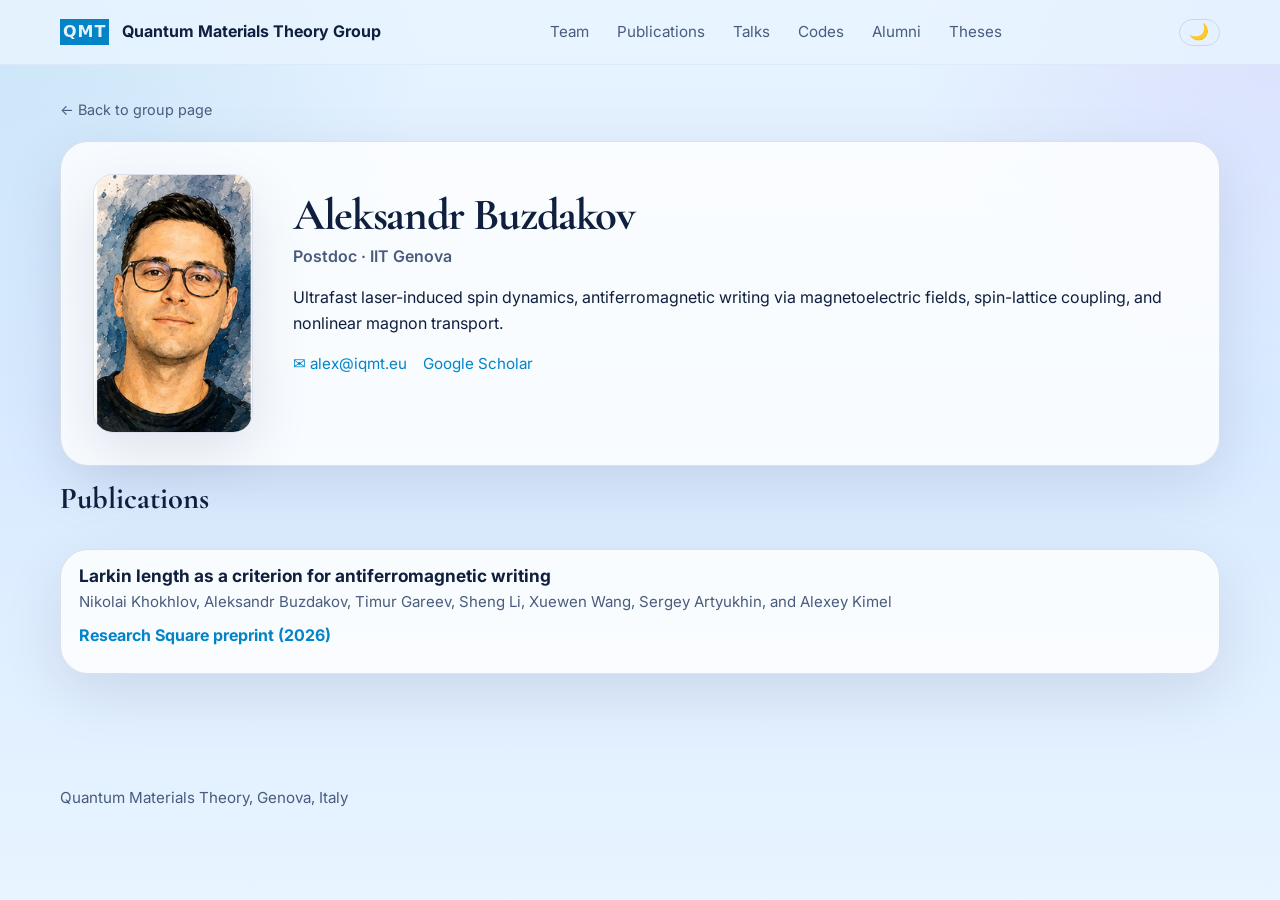
<file: aleksandr-buzdakov/index.html>
<!doctype html>
<html lang="en">
  <head>
    <meta charset="UTF-8" />
    <meta name="viewport" content="width=device-width, initial-scale=1.0" />
    <title>Aleksandr Buzdakov — Quantum Materials Theory</title>
    <link rel="icon" href="../favicon.svg" type="image/svg+xml" />
    <link rel="canonical" href="https://iqmt.eu/aleksandr-buzdakov/" />
    <meta name="description" content="Aleksandr Buzdakov, Postdoc at the Quantum Materials Theory Group (IIT Genova). Research: ultrafast laser-induced spin dynamics, antiferromagnetic writing, spin-lattice coupling, nonlinear magnon transport." />
    <link rel="preconnect" href="https://fonts.googleapis.com" />
    <link rel="preconnect" href="https://fonts.gstatic.com" crossorigin />
    <link rel="preload" as="style" href="https://fonts.googleapis.com/css2?family=Cormorant+Garamond:wght@400;600;700&family=Inter:wght@400;500;600;700&display=swap" />
    <link rel="stylesheet" media="print" onload="this.media='all'" href="https://fonts.googleapis.com/css2?family=Cormorant+Garamond:wght@400;600;700&family=Inter:wght@400;500;600;700&display=swap" />
    <noscript><link rel="stylesheet" href="https://fonts.googleapis.com/css2?family=Cormorant+Garamond:wght@400;600;700&family=Inter:wght@400;500;600;700&display=swap" /></noscript>
    <link rel="stylesheet" href="../style.css" />
    <style>
      .profile-section { padding: 2rem 0 0; }
      .back-link { display: inline-flex; align-items: center; gap: 0.4rem; color: var(--muted); font-size: 0.9rem; margin-bottom: 1.25rem; text-decoration: none; }
      .back-link:hover { color: var(--accent); }
      .profile-card { display: flex; gap: 2.5rem; align-items: flex-start; padding: 2rem; }
      .profile-photo-col { flex-shrink: 0; }
      .profile-photo-stack { position: relative; width: 10rem; height: calc(10rem * 1.618); border-radius: 20px; border: 1px solid var(--border); box-shadow: var(--shadow); overflow: hidden; }
      .profile-photo-stack img { position: absolute; inset: 0; width: 100%; height: 100%; object-fit: cover; object-position: center top; transition: opacity 180ms ease; }
      .profile-photo-stack .hover-photo { opacity: 0; }
      .profile-photo-stack:hover .hover-photo { opacity: 1; }
      .profile-photo-stack:hover .default-photo { opacity: 0; }
      .profile-info { flex: 1; }
      .profile-info h1 { font-size: clamp(1.8rem, 4vw, 2.8rem); margin-bottom: 0.2rem; }
      .profile-role { color: var(--muted); font-size: 1rem; font-weight: 600; margin-bottom: 0.75rem; }
      .profile-links { display: flex; flex-wrap: wrap; gap: 0.75rem 1rem; margin-top: 0.75rem; }
      .profile-link { display: inline-flex; align-items: center; gap: 0.4rem; font-size: 0.95rem; }
      @media (max-width: 560px) { .profile-card { flex-direction: column; } }
      .pub-section { padding-top: 1rem; }
    </style>
  </head>
  <body>
    <header class="site-header">
      <div class="container">
        <a class="brand" href="/" aria-label="QMT home">
          <span class="brand-mark">QMT</span>
          <span>Quantum Materials Theory Group</span>
        </a>
        <nav class="nav" aria-label="Primary">
          <a href="/#people">Team</a>
          <a href="/#publications">Publications</a>
          <a href="/#conferences">Talks</a>
          <a href="/#codes">Codes</a>
          <a href="/#alumni">Alumni</a>
          <a href="/#theses">Theses</a>
        </nav>
        <button class="theme-toggle" id="themeToggle" aria-label="Toggle light/dark mode">🌙</button>
      </div>
    </header>

    <main>
      <section class="profile-section">
        <div class="container">
          <a class="back-link" href="/">← Back to group page</a>
          <div class="profile-card section-card">
            <div class="profile-photo-col">
              <div class="profile-photo-stack">
                <img class="default-photo" src="../photos/Aleksandr_1.webp" alt="Aleksandr Buzdakov portrait" />
                <img class="hover-photo" src="../photos/Aleksandr_2.webp" alt="" aria-hidden="true" />
              </div>
            </div>
            <div class="profile-info">
              <h1>Aleksandr Buzdakov</h1>
              <div class="profile-role">Postdoc · IIT Genova</div>
              <p>Ultrafast laser-induced spin dynamics, antiferromagnetic writing via magnetoelectric fields, spin-lattice coupling, and nonlinear magnon transport.</p>
              <div class="profile-links">
                <a class="profile-link" href="mailto:alex@iqmt.eu">✉ alex@iqmt.eu</a>
                <a class="profile-link" href="https://scholar.google.com/citations?hl=en&user=0qRU23cAAAAJ" target="_blank" rel="noopener noreferrer">Google Scholar</a>
              </div>
            </div>
          </div>
        </div>
      </section>

      <section class="pub-section" id="publications">
        <div class="container">
          <div class="section-heading"><div><h2>Publications</h2></div></div>
          <div class="publications-list">

            <article class="section-card publication-card">
              <h3>Larkin length as a criterion for antiferromagnetic writing</h3>
              <div class="author-list">Nikolai Khokhlov, Aleksandr Buzdakov, Timur Gareev, Sheng Li, Xuewen Wang, Sergey Artyukhin, and Alexey Kimel</div>
              <div class="journal"><a href="https://doi.org/10.21203/rs.3.rs-9405081/v1">Research Square preprint</a> (2026)</div>
            </article>

          </div>
        </div>
      </section>
    </main>

    <footer class="footer">
      <div class="container">
        <p>Quantum Materials Theory, Genova, Italy</p>
      </div>
    </footer>

    <script>
      const root = document.documentElement;
      const btn  = document.getElementById('themeToggle');
      function applyTheme(t) {
        root.dataset.theme = t;
        btn.textContent = t === 'dark' ? '☀' : '🌙';
        localStorage.setItem('iqmt-theme', t);
      }
      const saved     = localStorage.getItem('iqmt-theme');
      const preferred = window.matchMedia('(prefers-color-scheme: dark)').matches ? 'dark' : 'light';
      applyTheme(saved || preferred);
      btn.addEventListener('click', () => applyTheme(root.dataset.theme === 'dark' ? 'light' : 'dark'));
    </script>
  </body>
</html>
</file>
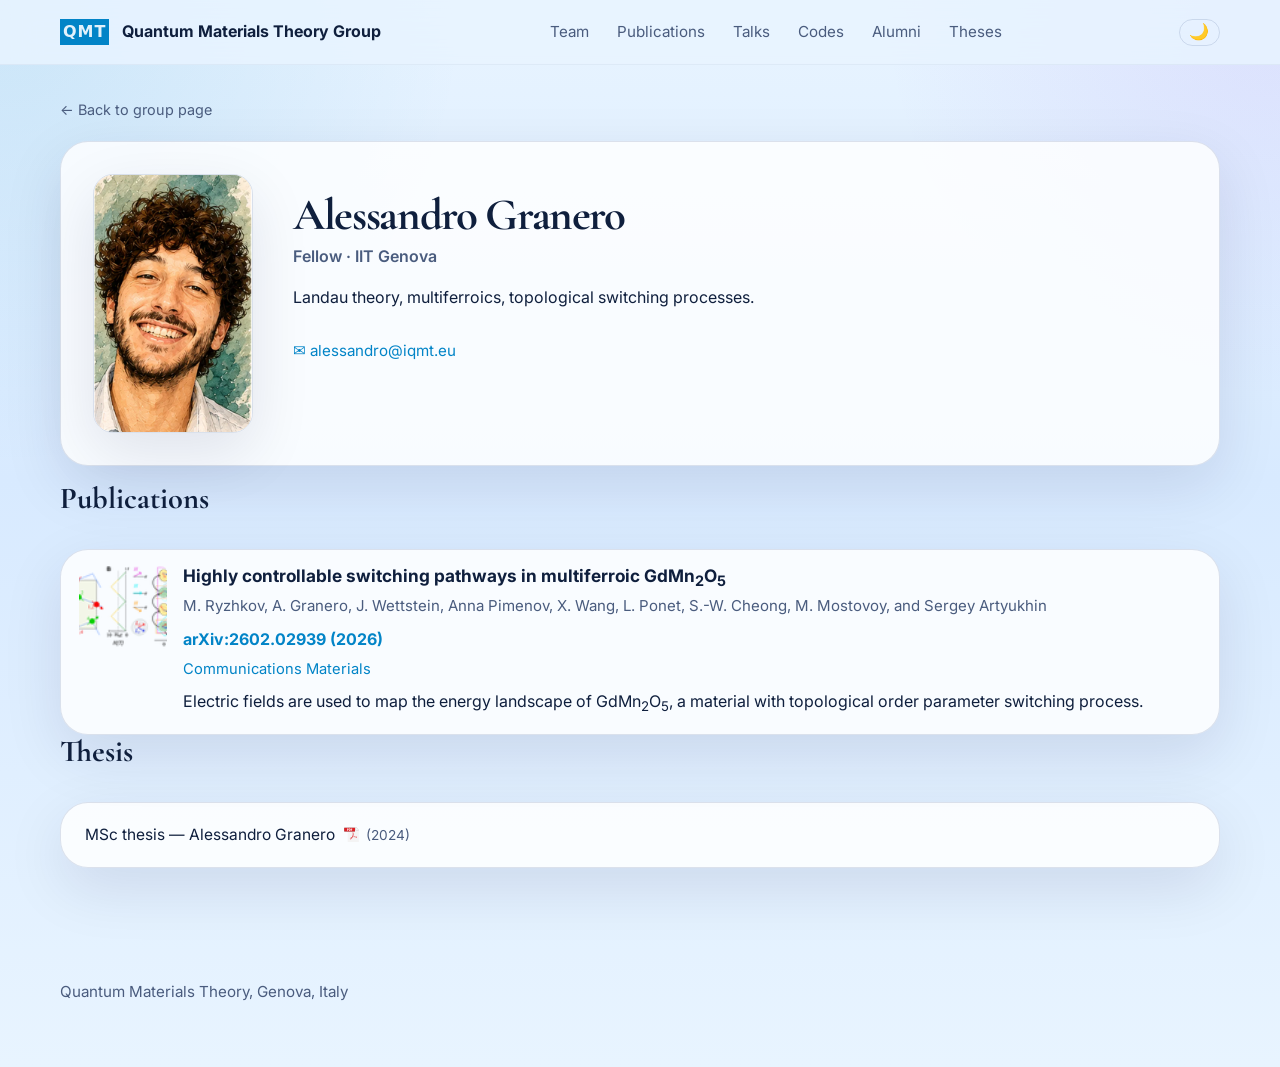
<file: alessandro-granero/index.html>
<!doctype html>
<html lang="en">
  <head>
    <meta charset="UTF-8" />
    <meta name="viewport" content="width=device-width, initial-scale=1.0" />
    <title>Alessandro Granero — Quantum Materials Theory</title>
    <link rel="icon" href="../favicon.svg" type="image/svg+xml" />
    <link rel="canonical" href="https://iqmt.eu/alessandro-granero/" />
    <meta name="description" content="Alessandro Granero, Fellow at the Quantum Materials Theory Group (IIT Genova). Research: Landau theory, multiferroics, topological switching processes." />
    <link rel="preconnect" href="https://fonts.googleapis.com" />
    <link rel="preconnect" href="https://fonts.gstatic.com" crossorigin />
    <link rel="preload" as="style" href="https://fonts.googleapis.com/css2?family=Cormorant+Garamond:wght@400;600;700&family=Inter:wght@400;500;600;700&display=swap" />
    <link rel="stylesheet" media="print" onload="this.media='all'" href="https://fonts.googleapis.com/css2?family=Cormorant+Garamond:wght@400;600;700&family=Inter:wght@400;500;600;700&display=swap" />
    <noscript><link rel="stylesheet" href="https://fonts.googleapis.com/css2?family=Cormorant+Garamond:wght@400;600;700&family=Inter:wght@400;500;600;700&display=swap" /></noscript>
    <link rel="stylesheet" href="../style.css" />
    <style>
      .profile-section { padding: 2rem 0 0; }
      .back-link { display: inline-flex; align-items: center; gap: 0.4rem; color: var(--muted); font-size: 0.9rem; margin-bottom: 1.25rem; text-decoration: none; }
      .back-link:hover { color: var(--accent); }
      .profile-card { display: flex; gap: 2.5rem; align-items: flex-start; padding: 2rem; }
      .profile-photo-col { flex-shrink: 0; }
      img.profile-photo { display: block; width: 10rem; height: calc(10rem * 1.618); border-radius: 20px; border: 1px solid var(--border); box-shadow: var(--shadow); object-fit: cover; object-position: center top; }
      .profile-info { flex: 1; }
      .profile-info h1 { font-size: clamp(1.8rem, 4vw, 2.8rem); margin-bottom: 0.2rem; }
      .profile-role { color: var(--muted); font-size: 1rem; font-weight: 600; margin-bottom: 0.75rem; }
      .profile-email { display: inline-flex; align-items: center; gap: 0.4rem; margin-top: 0.75rem; font-size: 0.95rem; }
      @media (max-width: 560px) { .profile-card { flex-direction: column; } }
      .pub-section { padding-top: 1rem; }
      .thesis-section { padding-top: 0; }
    </style>
  </head>
  <body>
    <svg xmlns="http://www.w3.org/2000/svg" style="display:none">
      <symbol id="pdf-icon-sym" viewBox="0 0 32 32">
        <path fill="#909090" d="m24.1 2.072l5.564 5.8v22.056H8.879V30h20.856V7.945L24.1 2.072"/>
        <path fill="#f4f4f4" d="M24.031 2H8.808v27.928h20.856V7.873L24.03 2"/>
        <path fill="#7a7b7c" d="M8.655 3.5h-6.39v6.827h20.1V3.5H8.655"/>
        <path fill="#dd2025" d="M22.472 10.211H2.395V3.379h20.077v6.832"/>
        <path fill="#fff" d="M8.975 4.457H7.668v4.8H8.7V7.639l.228.013a2.042 2.042 0 0 0 .647-.117a1.428 1.428 0 0 0 .493-.291a1.224 1.224 0 0 0 .332-.454a2.13 2.13 0 0 0 .105-.908a2.237 2.237 0 0 0-.114-.644a1.173 1.173 0 0 0-.687-.65a2.149 2.149 0 0 0-.411-.105a2.232 2.232 0 0 0-.319-.026m-.189 2.294h-.089v-1.48h.194a.57.57 0 0 1 .459.181a.92.92 0 0 1 .183.558c0 .246 0 .469-.222.626a.942.942 0 0 1-.524.114m3.67-2.306c-.111 0-.219.008-.295.011l-.235.006h-.78v4.8h.918a2.677 2.677 0 0 0 1.028-.175a1.71 1.71 0 0 0 .68-.491a1.939 1.939 0 0 0 .373-.749a3.728 3.728 0 0 0 .114-.949a4.416 4.416 0 0 0-.087-1.127a1.777 1.777 0 0 0-.4-.733a1.63 1.63 0 0 0-.535-.4a2.413 2.413 0 0 0-.549-.178a1.282 1.282 0 0 0-.228-.017m-.182 3.937h-.1V5.315h.013a1.062 1.062 0 0 1 .6.107a1.2 1.2 0 0 1 .324.4a1.3 1.3 0 0 1 .142.526c.009.22 0 .4 0 .549a2.926 2.926 0 0 1-.033.513a1.756 1.756 0 0 1-.169.5a1.13 1.13 0 0 1-.363.36a.673.673 0 0 1-.416.106m5.077-3.915h-2.43v4.8h1.028V7.357h1.3v-.892h-1.3V5.353h1.4v-.892"/>
        <path fill="#dd2025" d="M21.781 20.255s3.188-.578 3.188.511s-1.975.646-3.188-.511Zm-2.357.083a7.543 7.543 0 0 0-1.473.489l.4-.9c.4-.9.815-2.127.815-2.127a14.216 14.216 0 0 0 1.658 2.252a13.033 13.033 0 0 0-1.4.288Zm-1.262-6.5c0-.949.307-1.208.546-1.208s.508.115.517.939a10.787 10.787 0 0 1-.517 2.434a4.426 4.426 0 0 1-.547-2.162Zm-4.649 10.516c-.978-.585 2.051-2.386 2.6-2.444c-.003.001-1.576 3.056-2.6 2.444ZM25.9 20.895c-.01-.1-.1-1.207-2.07-1.16a14.228 14.228 0 0 0-2.453.173a12.542 12.542 0 0 1-2.012-2.655a11.76 11.76 0 0 0 .623-3.1c-.029-1.2-.316-1.888-1.236-1.878s-1.054.815-.933 2.013a9.309 9.309 0 0 0 .665 2.338s-.425 1.323-.987 2.639s-.946 2.006-.946 2.006a9.622 9.622 0 0 0-2.725 1.4c-.824.767-1.159 1.356-.725 1.945c.374.508 1.683.623 2.853-.91a22.549 22.549 0 0 0 1.7-2.492s1.784-.489 2.339-.623s1.226-.24 1.226-.24s1.629 1.639 3.2 1.581s1.495-.939 1.485-1.035"/>
        <path fill="#909090" d="M23.954 2.077V7.95h5.633l-5.633-5.873Z"/>
        <path fill="#f4f4f4" d="M24.031 2v5.873h5.633L24.031 2Z"/>
      </symbol>
    </svg>

    <header class="site-header">
      <div class="container">
        <a class="brand" href="/" aria-label="QMT home">
          <span class="brand-mark">QMT</span>
          <span>Quantum Materials Theory Group</span>
        </a>
        <nav class="nav" aria-label="Primary">
          <a href="/#people">Team</a>
          <a href="/#publications">Publications</a>
          <a href="/#conferences">Talks</a>
          <a href="/#codes">Codes</a>
          <a href="/#alumni">Alumni</a>
          <a href="/#theses">Theses</a>
        </nav>
        <button class="theme-toggle" id="themeToggle" aria-label="Toggle light/dark mode">🌙</button>
      </div>
    </header>

    <main>
      <section class="profile-section">
        <div class="container">
          <a class="back-link" href="/">← Back to group page</a>
          <div class="profile-card section-card">
            <div class="profile-photo-col">
              <img class="profile-photo" src="../photos/Alessandro_1.webp" alt="Alessandro Granero portrait" />
            </div>
            <div class="profile-info">
              <h1>Alessandro Granero</h1>
              <div class="profile-role">Fellow · IIT Genova</div>
              <p>Landau theory, multiferroics, topological switching processes.</p>
              <a class="profile-email" href="mailto:alessandro@iqmt.eu">✉ alessandro@iqmt.eu</a>
            </div>
          </div>
        </div>
      </section>

      <section class="pub-section" id="publications">
        <div class="container">
          <div class="section-heading"><div><h2>Publications</h2></div></div>
          <div class="publications-list">

            <article class="section-card publication-card">
              <div class="pub-body">
                <img class="pub-thumbnail" src="../thumbnails/highly_controllable_switching.png" alt="">
                <div>
                  <h3>Highly controllable switching pathways in multiferroic GdMn<sub>2</sub>O<sub>5</sub></h3>
                  <div class="author-list">M. Ryzhkov, A. Granero, J. Wettstein, Anna Pimenov, X. Wang, L. Ponet, S.-W. Cheong, M. Mostovoy, and Sergey Artyukhin</div>
                  <div class="journal"><a href="https://arxiv.org/abs/2602.02939">arXiv:2602.02939</a> (2026)</div>
                  <div class="journal-ref"><a href="https://www.nature.com/articles/s43246-026-01166-1">Communications Materials</a></div>
                  <p>Electric fields are used to map the energy landscape of GdMn<sub>2</sub>O<sub>5</sub>, a material with topological order parameter switching process.</p>
                </div>
              </div>
            </article>

          </div>
        </div>
      </section>

      <section class="thesis-section" id="thesis">
        <div class="container">
          <div class="section-heading"><div><h2>Thesis</h2></div></div>
          <div class="section-card alumni-card">
            <ul class="thesis-list">
              <li><a href="../thesis/granero_msc.pdf">MSc thesis — Alessandro Granero <svg class="pdf-icon" aria-hidden="true"><use href="#pdf-icon-sym"/></svg></a> <span class="thesis-year">(2024)</span></li>
            </ul>
          </div>
        </div>
      </section>
    </main>

    <footer class="footer">
      <div class="container">
        <p>Quantum Materials Theory, Genova, Italy</p>
      </div>
    </footer>

    <script>
      const root = document.documentElement;
      const btn  = document.getElementById('themeToggle');
      function applyTheme(t) {
        root.dataset.theme = t;
        btn.textContent = t === 'dark' ? '☀' : '🌙';
        localStorage.setItem('iqmt-theme', t);
      }
      const saved     = localStorage.getItem('iqmt-theme');
      const preferred = window.matchMedia('(prefers-color-scheme: dark)').matches ? 'dark' : 'light';
      applyTheme(saved || preferred);
      btn.addEventListener('click', () => applyTheme(root.dataset.theme === 'dark' ? 'light' : 'dark'));
    </script>
  </body>
</html>
</file>
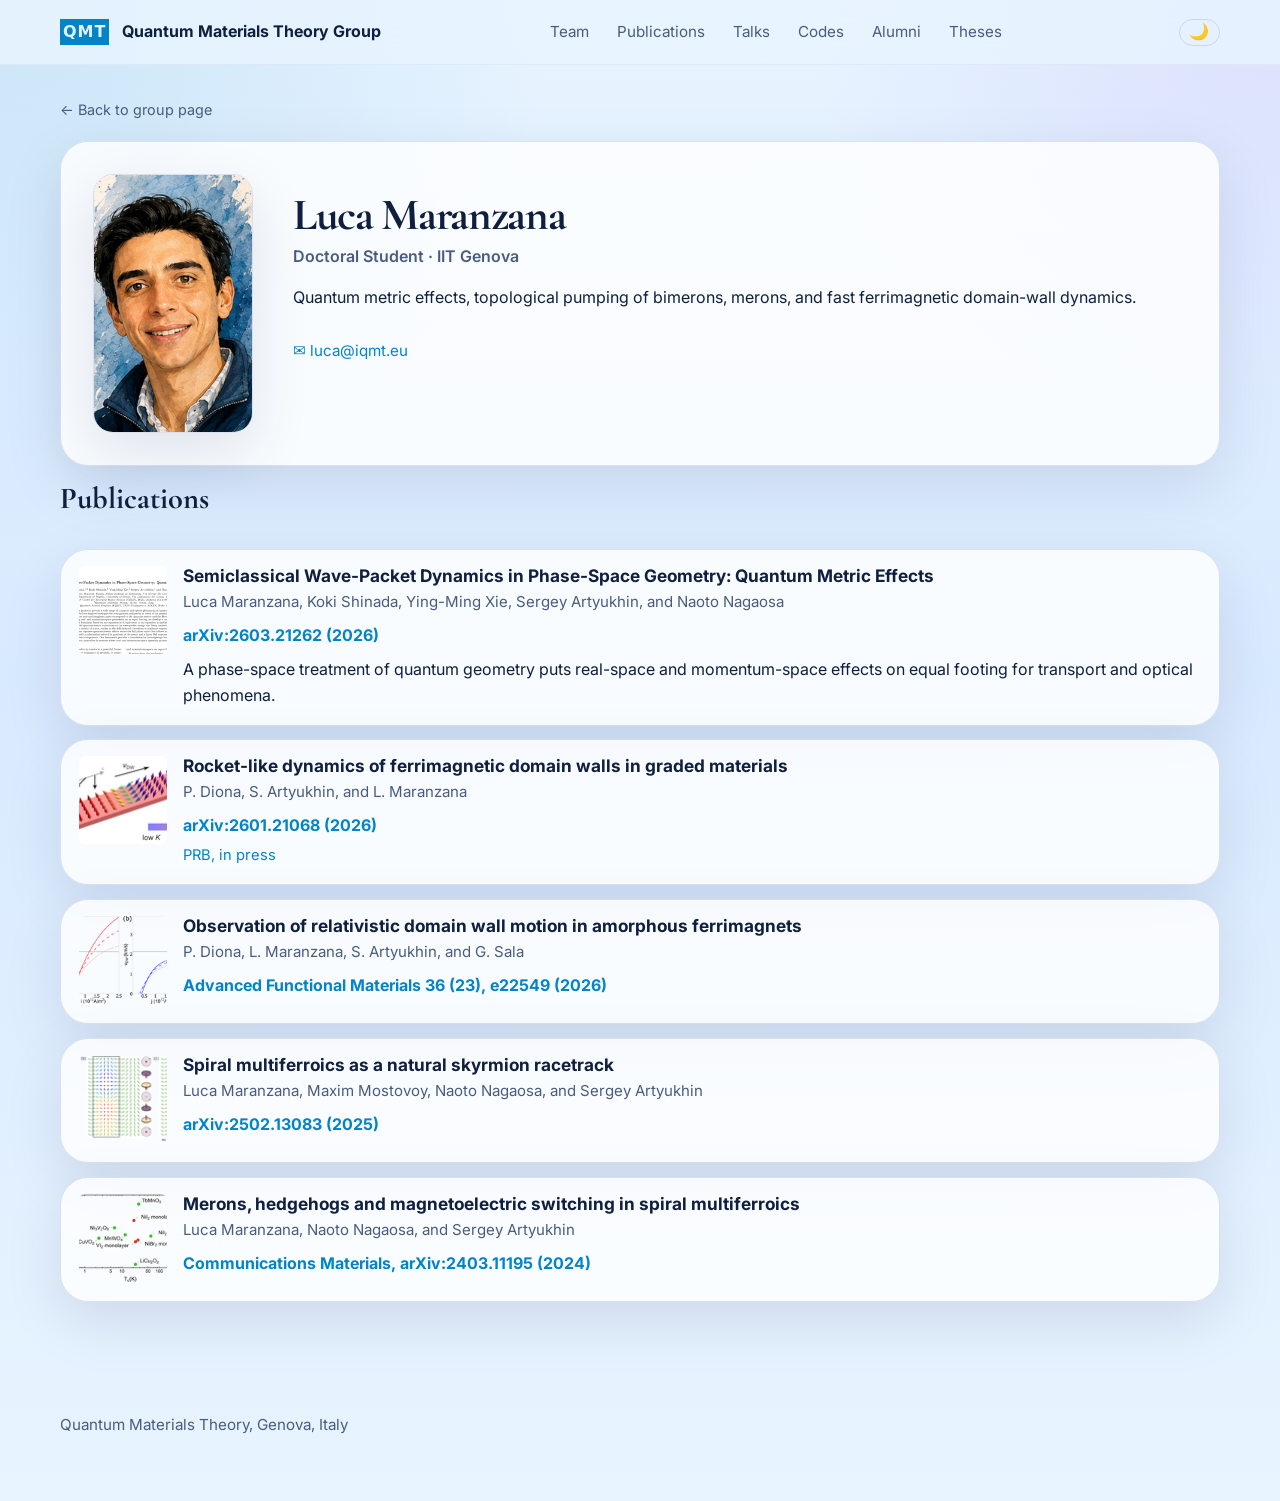
<file: luca-maranzana/index.html>
<!doctype html>
<html lang="en">
  <head>
    <meta charset="UTF-8" />
    <meta name="viewport" content="width=device-width, initial-scale=1.0" />
    <title>Luca Maranzana — Quantum Materials Theory</title>
    <link rel="icon" href="../favicon.svg" type="image/svg+xml" />
    <link rel="canonical" href="https://iqmt.eu/luca-maranzana/" />
    <meta name="description" content="Luca Maranzana, Doctoral Student at the Quantum Materials Theory Group (IIT Genova). Research: quantum metric effects, topological pumping of bimerons, merons, and fast ferrimagnetic domain-wall dynamics." />
    <link rel="preconnect" href="https://fonts.googleapis.com" />
    <link rel="preconnect" href="https://fonts.gstatic.com" crossorigin />
    <link rel="preload" as="style" href="https://fonts.googleapis.com/css2?family=Cormorant+Garamond:wght@400;600;700&family=Inter:wght@400;500;600;700&display=swap" />
    <link rel="stylesheet" media="print" onload="this.media='all'" href="https://fonts.googleapis.com/css2?family=Cormorant+Garamond:wght@400;600;700&family=Inter:wght@400;500;600;700&display=swap" />
    <noscript><link rel="stylesheet" href="https://fonts.googleapis.com/css2?family=Cormorant+Garamond:wght@400;600;700&family=Inter:wght@400;500;600;700&display=swap" /></noscript>
    <link rel="stylesheet" href="../style.css" />
    <style>
      .profile-section { padding: 2rem 0 0; }
      .back-link { display: inline-flex; align-items: center; gap: 0.4rem; color: var(--muted); font-size: 0.9rem; margin-bottom: 1.25rem; text-decoration: none; }
      .back-link:hover { color: var(--accent); }
      .profile-card { display: flex; gap: 2.5rem; align-items: flex-start; padding: 2rem; }
      .profile-photo-col { flex-shrink: 0; }
      img.profile-photo { display: block; width: 10rem; height: calc(10rem * 1.618); border-radius: 20px; border: 1px solid var(--border); box-shadow: var(--shadow); object-fit: cover; object-position: center top; }
      .profile-info { flex: 1; }
      .profile-info h1 { font-size: clamp(1.8rem, 4vw, 2.8rem); margin-bottom: 0.2rem; }
      .profile-role { color: var(--muted); font-size: 1rem; font-weight: 600; margin-bottom: 0.75rem; }
      .profile-email { display: inline-flex; align-items: center; gap: 0.4rem; margin-top: 0.75rem; font-size: 0.95rem; }
      @media (max-width: 560px) { .profile-card { flex-direction: column; } }
      .pub-section { padding-top: 1rem; }
    </style>
  </head>
  <body>
    <header class="site-header">
      <div class="container">
        <a class="brand" href="/" aria-label="QMT home">
          <span class="brand-mark">QMT</span>
          <span>Quantum Materials Theory Group</span>
        </a>
        <nav class="nav" aria-label="Primary">
          <a href="/#people">Team</a>
          <a href="/#publications">Publications</a>
          <a href="/#conferences">Talks</a>
          <a href="/#codes">Codes</a>
          <a href="/#alumni">Alumni</a>
          <a href="/#theses">Theses</a>
        </nav>
        <button class="theme-toggle" id="themeToggle" aria-label="Toggle light/dark mode">🌙</button>
      </div>
    </header>

    <main>
      <section class="profile-section">
        <div class="container">
          <a class="back-link" href="/">← Back to group page</a>
          <div class="profile-card section-card">
            <div class="profile-photo-col">
              <img class="profile-photo" src="../photos/Luca_1.webp" alt="Luca Maranzana portrait" />
            </div>
            <div class="profile-info">
              <h1>Luca Maranzana</h1>
              <div class="profile-role">Doctoral Student · IIT Genova</div>
              <p>Quantum metric effects, topological pumping of bimerons, merons, and fast ferrimagnetic domain-wall dynamics.</p>
              <a class="profile-email" href="mailto:luca@iqmt.eu">✉ luca@iqmt.eu</a>
            </div>
          </div>
        </div>
      </section>

      <section class="pub-section" id="publications">
        <div class="container">
          <div class="section-heading"><div><h2>Publications</h2></div></div>
          <div class="publications-list">

            <article class="section-card publication-card">
              <div class="pub-body">
                <img class="pub-thumbnail" src="../thumbnails/semiclassical_wavepacket.png" alt="">
                <div>
                  <h3>Semiclassical Wave-Packet Dynamics in Phase-Space Geometry: Quantum Metric Effects</h3>
                  <div class="author-list">Luca Maranzana, Koki Shinada, Ying-Ming Xie, Sergey Artyukhin, and Naoto Nagaosa</div>
                  <div class="journal"><a href="https://arxiv.org/abs/2603.21262">arXiv:2603.21262</a> (2026)</div>
                  <p>A phase-space treatment of quantum geometry puts real-space and momentum-space effects on equal footing for transport and optical phenomena.</p>
                </div>
              </div>
            </article>

            <article class="section-card publication-card">
              <div class="pub-body">
                <img class="pub-thumbnail" src="../thumbnails/rocket_like_dynamics.png" alt="">
                <div>
                  <h3>Rocket-like dynamics of ferrimagnetic domain walls in graded materials</h3>
                  <div class="author-list">P. Diona, S. Artyukhin, and L. Maranzana</div>
                  <div class="journal"><a href="https://arxiv.org/abs/2601.21068">arXiv:2601.21068</a> (2026)</div>
                  <div class="journal-ref"><a href="https://journals.aps.org/prb/accepted/10.1103/13jp-dyg3">PRB, in press</a></div>
                </div>
              </div>
            </article>

            <article class="section-card publication-card">
              <div class="pub-body">
                <img class="pub-thumbnail" src="../thumbnails/observation_relativistic_domain_wall.png" alt="">
                <div>
                  <h3>Observation of relativistic domain wall motion in amorphous ferrimagnets</h3>
                  <div class="author-list">P. Diona, L. Maranzana, S. Artyukhin, and G. Sala</div>
                  <div class="journal"><a href="https://advanced.onlinelibrary.wiley.com/doi/full/10.1002/adfm.202522549">Advanced Functional Materials 36 (23), e22549 (2026)</a></div>
                </div>
              </div>
            </article>

            <article class="section-card publication-card">
              <div class="pub-body">
                <img class="pub-thumbnail" src="../thumbnails/spiral_multiferroics_skyrmion.png" alt="">
                <div>
                  <h3>Spiral multiferroics as a natural skyrmion racetrack</h3>
                  <div class="author-list">Luca Maranzana, Maxim Mostovoy, Naoto Nagaosa, and Sergey Artyukhin</div>
                  <div class="journal"><a href="https://arxiv.org/abs/2502.13083">arXiv:2502.13083</a> (2025)</div>
                </div>
              </div>
            </article>

            <article class="section-card publication-card">
              <div class="pub-body">
                <img class="pub-thumbnail" src="../thumbnails/merons_hedgehogs_magnetoelectric.png" alt="">
                <div>
                  <h3>Merons, hedgehogs and magnetoelectric switching in spiral multiferroics</h3>
                  <div class="author-list">Luca Maranzana, Naoto Nagaosa, and Sergey Artyukhin</div>
                  <div class="journal"><a href="https://www.nature.com/articles/s43246-026-01159-0">Communications Materials</a>, <a href="https://arxiv.org/abs/2403.11195">arXiv:2403.11195</a> (2024)</div>
                </div>
              </div>
            </article>

          </div>
        </div>
      </section>
    </main>

    <footer class="footer">
      <div class="container">
        <p>Quantum Materials Theory, Genova, Italy</p>
      </div>
    </footer>

    <script>
      const root = document.documentElement;
      const btn  = document.getElementById('themeToggle');
      function applyTheme(t) {
        root.dataset.theme = t;
        btn.textContent = t === 'dark' ? '☀' : '🌙';
        localStorage.setItem('iqmt-theme', t);
      }
      const saved     = localStorage.getItem('iqmt-theme');
      const preferred = window.matchMedia('(prefers-color-scheme: dark)').matches ? 'dark' : 'light';
      applyTheme(saved || preferred);
      btn.addEventListener('click', () => applyTheme(root.dataset.theme === 'dark' ? 'light' : 'dark'));
    </script>
  </body>
</html>
</file>
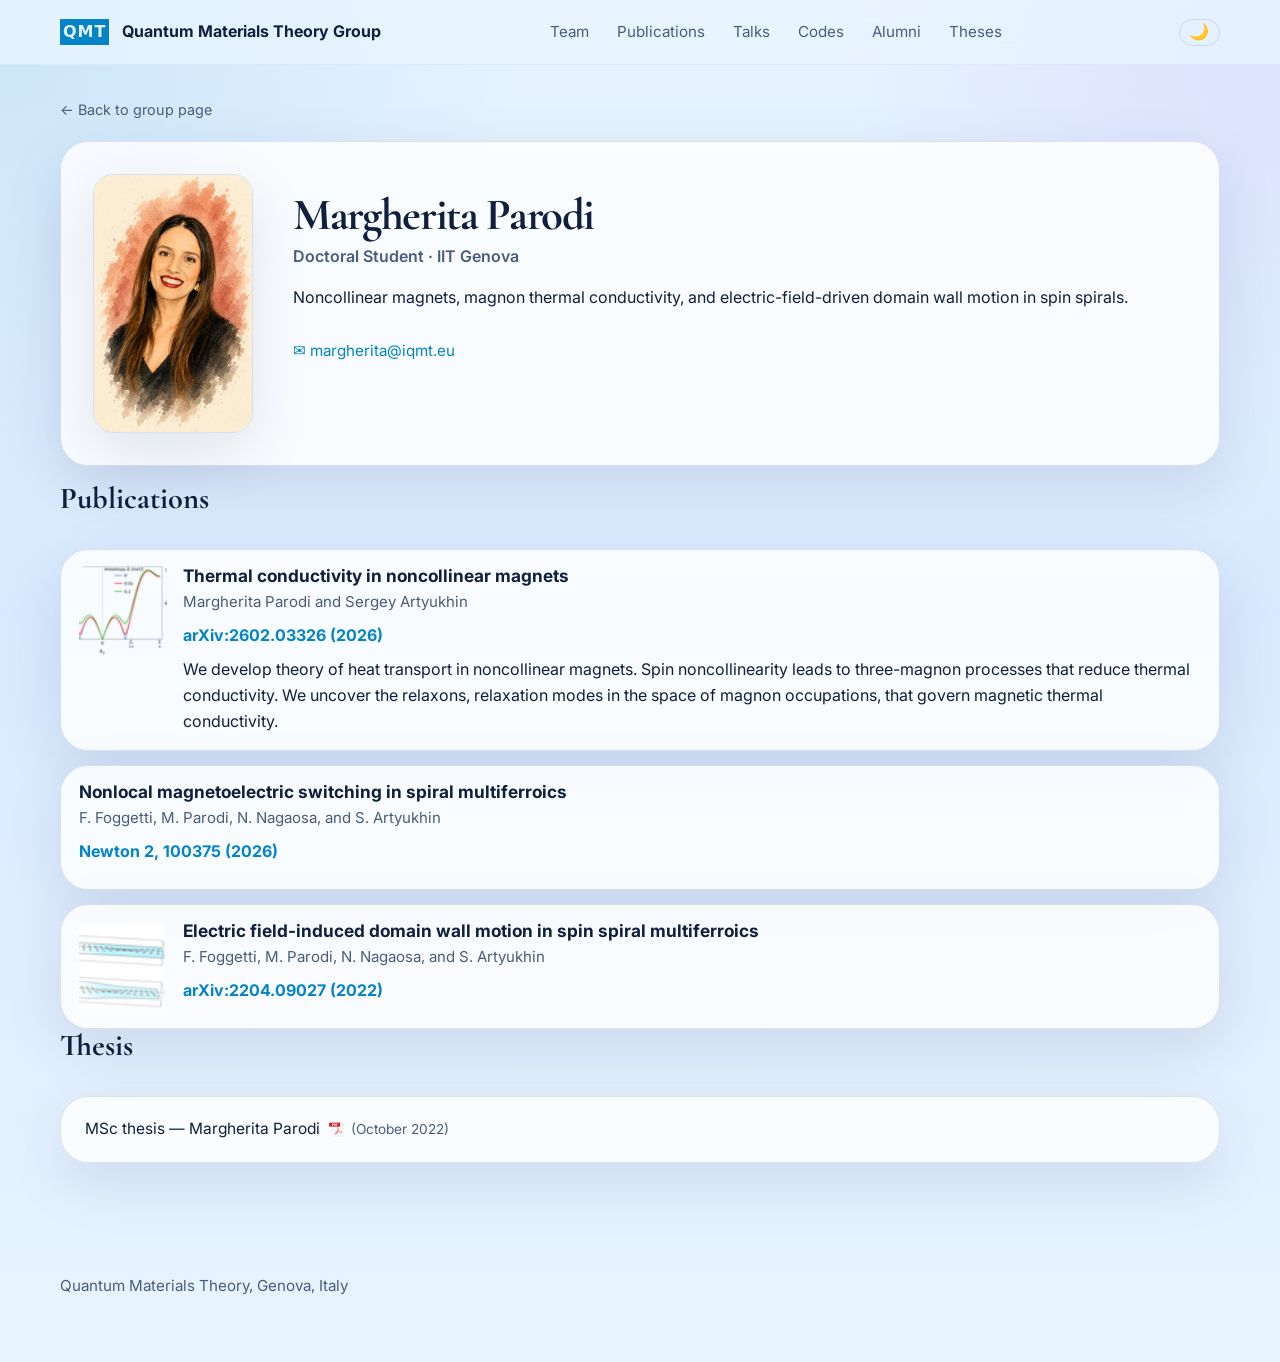
<file: margherita-parodi/index.html>
<!doctype html>
<html lang="en">
  <head>
    <meta charset="UTF-8" />
    <meta name="viewport" content="width=device-width, initial-scale=1.0" />
    <title>Margherita Parodi — Quantum Materials Theory</title>
    <link rel="icon" href="../favicon.svg" type="image/svg+xml" />
    <link rel="canonical" href="https://iqmt.eu/margherita-parodi/" />
    <meta name="description" content="Margherita Parodi, Doctoral Student at the Quantum Materials Theory Group (IIT Genova). Research: noncollinear magnets, magnon thermal conductivity, electric-field-driven domain wall motion in spin spirals." />
    <link rel="preconnect" href="https://fonts.googleapis.com" />
    <link rel="preconnect" href="https://fonts.gstatic.com" crossorigin />
    <link rel="preload" as="style" href="https://fonts.googleapis.com/css2?family=Cormorant+Garamond:wght@400;600;700&family=Inter:wght@400;500;600;700&display=swap" />
    <link rel="stylesheet" media="print" onload="this.media='all'" href="https://fonts.googleapis.com/css2?family=Cormorant+Garamond:wght@400;600;700&family=Inter:wght@400;500;600;700&display=swap" />
    <noscript><link rel="stylesheet" href="https://fonts.googleapis.com/css2?family=Cormorant+Garamond:wght@400;600;700&family=Inter:wght@400;500;600;700&display=swap" /></noscript>
    <link rel="stylesheet" href="../style.css" />
    <style>
      .profile-section { padding: 2rem 0 0; }
      .back-link { display: inline-flex; align-items: center; gap: 0.4rem; color: var(--muted); font-size: 0.9rem; margin-bottom: 1.25rem; text-decoration: none; }
      .back-link:hover { color: var(--accent); }
      .profile-card { display: flex; gap: 2.5rem; align-items: flex-start; padding: 2rem; }
      .profile-photo-col { flex-shrink: 0; }
      .profile-photo-stack { position: relative; width: 10rem; height: calc(10rem * 1.618); border-radius: 20px; border: 1px solid var(--border); box-shadow: var(--shadow); overflow: hidden; }
      .profile-photo-stack img { position: absolute; inset: 0; width: 100%; height: 100%; object-fit: cover; object-position: center top; transition: opacity 180ms ease; }
      .profile-photo-stack .hover-photo { opacity: 0; }
      .profile-photo-stack:hover .hover-photo { opacity: 1; }
      .profile-photo-stack:hover .default-photo { opacity: 0; }
      .profile-info { flex: 1; }
      .profile-info h1 { font-size: clamp(1.8rem, 4vw, 2.8rem); margin-bottom: 0.2rem; }
      .profile-role { color: var(--muted); font-size: 1rem; font-weight: 600; margin-bottom: 0.75rem; }
      .profile-email { display: inline-flex; align-items: center; gap: 0.4rem; margin-top: 0.75rem; font-size: 0.95rem; }
      @media (max-width: 560px) { .profile-card { flex-direction: column; } }
      .pub-section { padding-top: 1rem; }
      .thesis-section { padding-top: 0; }
    </style>
  </head>
  <body>
    <svg xmlns="http://www.w3.org/2000/svg" style="display:none">
      <symbol id="pdf-icon-sym" viewBox="0 0 32 32">
        <path fill="#909090" d="m24.1 2.072l5.564 5.8v22.056H8.879V30h20.856V7.945L24.1 2.072"/>
        <path fill="#f4f4f4" d="M24.031 2H8.808v27.928h20.856V7.873L24.03 2"/>
        <path fill="#7a7b7c" d="M8.655 3.5h-6.39v6.827h20.1V3.5H8.655"/>
        <path fill="#dd2025" d="M22.472 10.211H2.395V3.379h20.077v6.832"/>
        <path fill="#fff" d="M8.975 4.457H7.668v4.8H8.7V7.639l.228.013a2.042 2.042 0 0 0 .647-.117a1.428 1.428 0 0 0 .493-.291a1.224 1.224 0 0 0 .332-.454a2.13 2.13 0 0 0 .105-.908a2.237 2.237 0 0 0-.114-.644a1.173 1.173 0 0 0-.687-.65a2.149 2.149 0 0 0-.411-.105a2.232 2.232 0 0 0-.319-.026m-.189 2.294h-.089v-1.48h.194a.57.57 0 0 1 .459.181a.92.92 0 0 1 .183.558c0 .246 0 .469-.222.626a.942.942 0 0 1-.524.114m3.67-2.306c-.111 0-.219.008-.295.011l-.235.006h-.78v4.8h.918a2.677 2.677 0 0 0 1.028-.175a1.71 1.71 0 0 0 .68-.491a1.939 1.939 0 0 0 .373-.749a3.728 3.728 0 0 0 .114-.949a4.416 4.416 0 0 0-.087-1.127a1.777 1.777 0 0 0-.4-.733a1.63 1.63 0 0 0-.535-.4a2.413 2.413 0 0 0-.549-.178a1.282 1.282 0 0 0-.228-.017m-.182 3.937h-.1V5.315h.013a1.062 1.062 0 0 1 .6.107a1.2 1.2 0 0 1 .324.4a1.3 1.3 0 0 1 .142.526c.009.22 0 .4 0 .549a2.926 2.926 0 0 1-.033.513a1.756 1.756 0 0 1-.169.5a1.13 1.13 0 0 1-.363.36a.673.673 0 0 1-.416.106m5.077-3.915h-2.43v4.8h1.028V7.357h1.3v-.892h-1.3V5.353h1.4v-.892"/>
        <path fill="#dd2025" d="M21.781 20.255s3.188-.578 3.188.511s-1.975.646-3.188-.511Zm-2.357.083a7.543 7.543 0 0 0-1.473.489l.4-.9c.4-.9.815-2.127.815-2.127a14.216 14.216 0 0 0 1.658 2.252a13.033 13.033 0 0 0-1.4.288Zm-1.262-6.5c0-.949.307-1.208.546-1.208s.508.115.517.939a10.787 10.787 0 0 1-.517 2.434a4.426 4.426 0 0 1-.547-2.162Zm-4.649 10.516c-.978-.585 2.051-2.386 2.6-2.444c-.003.001-1.576 3.056-2.6 2.444ZM25.9 20.895c-.01-.1-.1-1.207-2.07-1.16a14.228 14.228 0 0 0-2.453.173a12.542 12.542 0 0 1-2.012-2.655a11.76 11.76 0 0 0 .623-3.1c-.029-1.2-.316-1.888-1.236-1.878s-1.054.815-.933 2.013a9.309 9.309 0 0 0 .665 2.338s-.425 1.323-.987 2.639s-.946 2.006-.946 2.006a9.622 9.622 0 0 0-2.725 1.4c-.824.767-1.159 1.356-.725 1.945c.374.508 1.683.623 2.853-.91a22.549 22.549 0 0 0 1.7-2.492s1.784-.489 2.339-.623s1.226-.24 1.226-.24s1.629 1.639 3.2 1.581s1.495-.939 1.485-1.035"/>
        <path fill="#909090" d="M23.954 2.077V7.95h5.633l-5.633-5.873Z"/>
        <path fill="#f4f4f4" d="M24.031 2v5.873h5.633L24.031 2Z"/>
      </symbol>
    </svg>

    <header class="site-header">
      <div class="container">
        <a class="brand" href="/" aria-label="QMT home">
          <span class="brand-mark">QMT</span>
          <span>Quantum Materials Theory Group</span>
        </a>
        <nav class="nav" aria-label="Primary">
          <a href="/#people">Team</a>
          <a href="/#publications">Publications</a>
          <a href="/#conferences">Talks</a>
          <a href="/#codes">Codes</a>
          <a href="/#alumni">Alumni</a>
          <a href="/#theses">Theses</a>
        </nav>
        <button class="theme-toggle" id="themeToggle" aria-label="Toggle light/dark mode">🌙</button>
      </div>
    </header>

    <main>
      <section class="profile-section">
        <div class="container">
          <a class="back-link" href="/">← Back to group page</a>
          <div class="profile-card section-card">
            <div class="profile-photo-col">
              <div class="profile-photo-stack">
                <img class="default-photo" src="../photos/Margherita_1.webp" alt="Margherita Parodi portrait" />
                <img class="hover-photo" src="../photos/Margherita_2.webp" alt="" aria-hidden="true" />
              </div>
            </div>
            <div class="profile-info">
              <h1>Margherita Parodi</h1>
              <div class="profile-role">Doctoral Student · IIT Genova</div>
              <p>Noncollinear magnets, magnon thermal conductivity, and electric-field-driven domain wall motion in spin spirals.</p>
              <a class="profile-email" href="mailto:margherita@iqmt.eu">✉ margherita@iqmt.eu</a>
            </div>
          </div>
        </div>
      </section>

      <section class="pub-section" id="publications">
        <div class="container">
          <div class="section-heading"><div><h2>Publications</h2></div></div>
          <div class="publications-list">

            <article class="section-card publication-card">
              <div class="pub-body">
                <img class="pub-thumbnail" src="../thumbnails/thermal_conductivity_noncollinear.png" alt="">
                <div>
                  <h3>Thermal conductivity in noncollinear magnets</h3>
                  <div class="author-list">Margherita Parodi and Sergey Artyukhin</div>
                  <div class="journal"><a href="https://arxiv.org/abs/2602.03326">arXiv:2602.03326</a> (2026)</div>
                  <p>We develop theory of heat transport in noncollinear magnets. Spin noncollinearity leads to three-magnon processes that reduce thermal conductivity. We uncover the relaxons, relaxation modes in the space of magnon occupations, that govern magnetic thermal conductivity.</p>
                </div>
              </div>
            </article>

            <article class="section-card publication-card">
              <h3>Nonlocal magnetoelectric switching in spiral multiferroics</h3>
              <div class="author-list">F. Foggetti, M. Parodi, N. Nagaosa, and S. Artyukhin</div>
              <div class="journal"><a href="https://doi.org/10.1016/j.newton.2025.100375">Newton 2, 100375</a> (2026)</div>
            </article>

            <article class="section-card publication-card">
              <div class="pub-body">
                <img class="pub-thumbnail" src="../thumbnails/electric_field_induced_domain_wall.png" alt="">
                <div>
                  <h3>Electric field-induced domain wall motion in spin spiral multiferroics</h3>
                  <div class="author-list">F. Foggetti, M. Parodi, N. Nagaosa, and S. Artyukhin</div>
                  <div class="journal"><a href="https://arxiv.org/abs/2204.09027">arXiv:2204.09027</a> (2022)</div>
                </div>
              </div>
            </article>

          </div>
        </div>
      </section>

      <section class="thesis-section" id="thesis">
        <div class="container">
          <div class="section-heading"><div><h2>Thesis</h2></div></div>
          <div class="section-card alumni-card">
            <ul class="thesis-list">
              <li><a href="../thesis/Parodi__msc_thesis.pdf">MSc thesis — Margherita Parodi <svg class="pdf-icon" aria-hidden="true"><use href="#pdf-icon-sym"/></svg></a> <span class="thesis-year">(October 2022)</span></li>
            </ul>
          </div>
        </div>
      </section>
    </main>

    <footer class="footer">
      <div class="container">
        <p>Quantum Materials Theory, Genova, Italy</p>
      </div>
    </footer>

    <script>
      const root = document.documentElement;
      const btn  = document.getElementById('themeToggle');
      function applyTheme(t) {
        root.dataset.theme = t;
        btn.textContent = t === 'dark' ? '☀' : '🌙';
        localStorage.setItem('iqmt-theme', t);
      }
      const saved     = localStorage.getItem('iqmt-theme');
      const preferred = window.matchMedia('(prefers-color-scheme: dark)').matches ? 'dark' : 'light';
      applyTheme(saved || preferred);
      btn.addEventListener('click', () => applyTheme(root.dataset.theme === 'dark' ? 'light' : 'dark'));
    </script>
  </body>
</html>
</file>
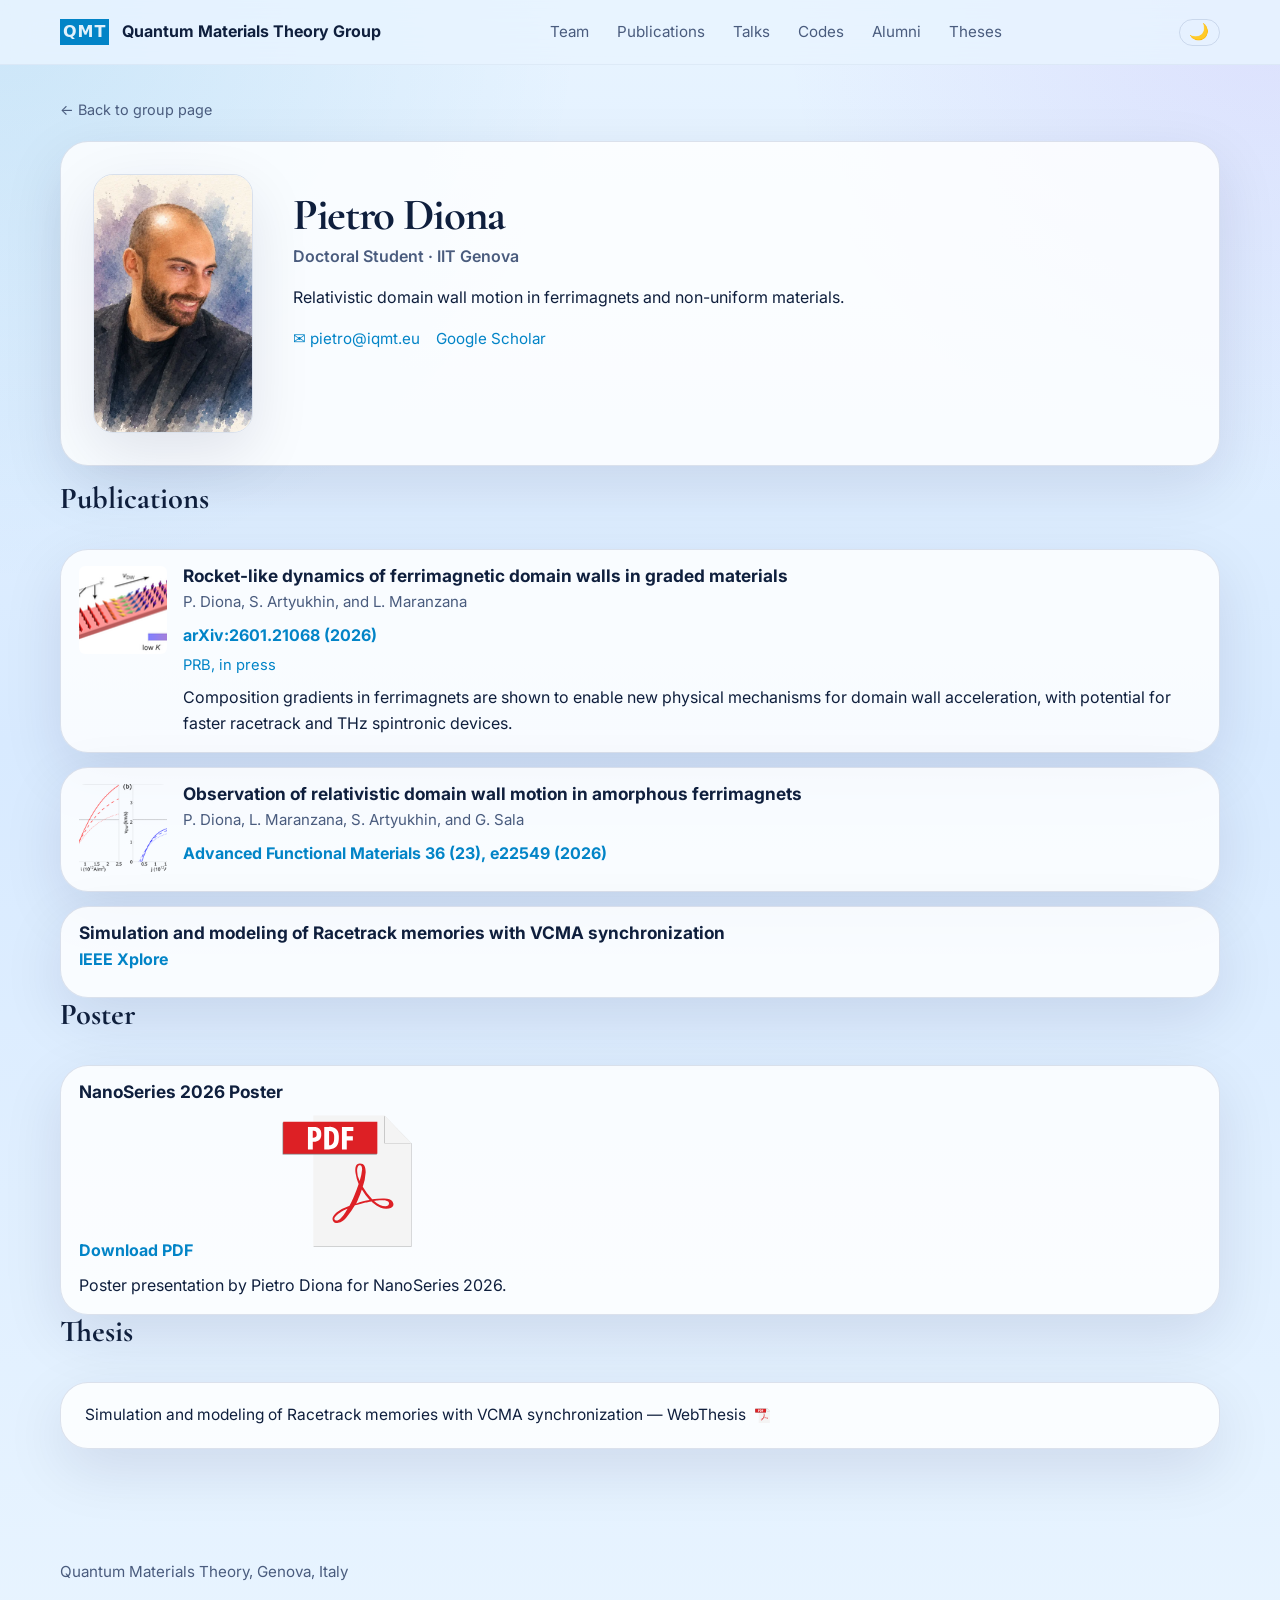
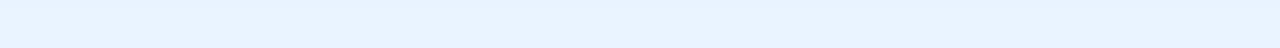
<file: pietro-diona/index.html>
<!doctype html>
<html lang="en">
  <head>
    <meta charset="UTF-8" />
    <meta name="viewport" content="width=device-width, initial-scale=1.0" />
    <title>Pietro Diona — Quantum Materials Theory</title>
    <link rel="icon" href="../favicon.svg" type="image/svg+xml" />
    <link rel="canonical" href="https://iqmt.eu/pietro-diona/" />
    <meta name="description" content="Pietro Diona, Doctoral Student at the Quantum Materials Theory Group (IIT Genova). Research: relativistic domain wall motion in ferrimagnets and non-uniform materials." />
    <link rel="preconnect" href="https://fonts.googleapis.com" />
    <link rel="preconnect" href="https://fonts.gstatic.com" crossorigin />
    <link rel="preload" as="style" href="https://fonts.googleapis.com/css2?family=Cormorant+Garamond:wght@400;600;700&family=Inter:wght@400;500;600;700&display=swap" />
    <link rel="stylesheet" media="print" onload="this.media='all'" href="https://fonts.googleapis.com/css2?family=Cormorant+Garamond:wght@400;600;700&family=Inter:wght@400;500;600;700&display=swap" />
    <noscript><link rel="stylesheet" href="https://fonts.googleapis.com/css2?family=Cormorant+Garamond:wght@400;600;700&family=Inter:wght@400;500;600;700&display=swap" /></noscript>
    <link rel="stylesheet" href="../style.css" />
    <style>
      .profile-section { padding: 2rem 0 0; }
      .back-link { display: inline-flex; align-items: center; gap: 0.4rem; color: var(--muted); font-size: 0.9rem; margin-bottom: 1.25rem; text-decoration: none; }
      .back-link:hover { color: var(--accent); }
      .profile-card { display: flex; gap: 2.5rem; align-items: flex-start; padding: 2rem; }
      .profile-photo-col { flex-shrink: 0; }
      .profile-photo-stack { position: relative; width: 10rem; height: calc(10rem * 1.618); border-radius: 20px; border: 1px solid var(--border); box-shadow: var(--shadow); overflow: hidden; }
      .profile-photo-stack img { position: absolute; inset: 0; width: 100%; height: 100%; object-fit: cover; object-position: center top; transition: opacity 180ms ease; }
      .profile-photo-stack .hover-photo { opacity: 0; }
      .profile-photo-stack:hover .hover-photo { opacity: 1; }
      .profile-photo-stack:hover .default-photo { opacity: 0; }
      .profile-info { flex: 1; }
      .profile-info h1 { font-size: clamp(1.8rem, 4vw, 2.8rem); margin-bottom: 0.2rem; }
      .profile-role { color: var(--muted); font-size: 1rem; font-weight: 600; margin-bottom: 0.75rem; }
      .profile-links { display: flex; flex-wrap: wrap; gap: 0.75rem 1rem; margin-top: 0.75rem; }
      .profile-link { display: inline-flex; align-items: center; gap: 0.4rem; font-size: 0.95rem; }
      @media (max-width: 560px) { .profile-card { flex-direction: column; } }
      .pub-section { padding-top: 1rem; }
      .poster-section { padding-top: 0; }
      .thesis-section { padding-top: 0; }
    </style>
  </head>
  <body>
    <svg xmlns="http://www.w3.org/2000/svg" style="display:none">
      <symbol id="pdf-icon-sym" viewBox="0 0 32 32">
        <path fill="#909090" d="m24.1 2.072l5.564 5.8v22.056H8.879V30h20.856V7.945L24.1 2.072"/>
        <path fill="#f4f4f4" d="M24.031 2H8.808v27.928h20.856V7.873L24.03 2"/>
        <path fill="#7a7b7c" d="M8.655 3.5h-6.39v6.827h20.1V3.5H8.655"/>
        <path fill="#dd2025" d="M22.472 10.211H2.395V3.379h20.077v6.832"/>
        <path fill="#fff" d="M8.975 4.457H7.668v4.8H8.7V7.639l.228.013a2.042 2.042 0 0 0 .647-.117a1.428 1.428 0 0 0 .493-.291a1.224 1.224 0 0 0 .332-.454a2.13 2.13 0 0 0 .105-.908a2.237 2.237 0 0 0-.114-.644a1.173 1.173 0 0 0-.687-.65a2.149 2.149 0 0 0-.411-.105a2.232 2.232 0 0 0-.319-.026m-.189 2.294h-.089v-1.48h.194a.57.57 0 0 1 .459.181a.92.92 0 0 1 .183.558c0 .246 0 .469-.222.626a.942.942 0 0 1-.524.114m3.67-2.306c-.111 0-.219.008-.295.011l-.235.006h-.78v4.8h.918a2.677 2.677 0 0 0 1.028-.175a1.71 1.71 0 0 0 .68-.491a1.939 1.939 0 0 0 .373-.749a3.728 3.728 0 0 0 .114-.949a4.416 4.416 0 0 0-.087-1.127a1.777 1.777 0 0 0-.4-.733a1.63 1.63 0 0 0-.535-.4a2.413 2.413 0 0 0-.549-.178a1.282 1.282 0 0 0-.228-.017m-.182 3.937h-.1V5.315h.013a1.062 1.062 0 0 1 .6.107a1.2 1.2 0 0 1 .324.4a1.3 1.3 0 0 1 .142.526c.009.22 0 .4 0 .549a2.926 2.926 0 0 1-.033.513a1.756 1.756 0 0 1-.169.5a1.13 1.13 0 0 1-.363.36a.673.673 0 0 1-.416.106m5.077-3.915h-2.43v4.8h1.028V7.357h1.3v-.892h-1.3V5.353h1.4v-.892"/>
        <path fill="#dd2025" d="M21.781 20.255s3.188-.578 3.188.511s-1.975.646-3.188-.511Zm-2.357.083a7.543 7.543 0 0 0-1.473.489l.4-.9c.4-.9.815-2.127.815-2.127a14.216 14.216 0 0 0 1.658 2.252a13.033 13.033 0 0 0-1.4.288Zm-1.262-6.5c0-.949.307-1.208.546-1.208s.508.115.517.939a10.787 10.787 0 0 1-.517 2.434a4.426 4.426 0 0 1-.547-2.162Zm-4.649 10.516c-.978-.585 2.051-2.386 2.6-2.444c-.003.001-1.576 3.056-2.6 2.444ZM25.9 20.895c-.01-.1-.1-1.207-2.07-1.16a14.228 14.228 0 0 0-2.453.173a12.542 12.542 0 0 1-2.012-2.655a11.76 11.76 0 0 0 .623-3.1c-.029-1.2-.316-1.888-1.236-1.878s-1.054.815-.933 2.013a9.309 9.309 0 0 0 .665 2.338s-.425 1.323-.987 2.639s-.946 2.006-.946 2.006a9.622 9.622 0 0 0-2.725 1.4c-.824.767-1.159 1.356-.725 1.945c.374.508 1.683.623 2.853-.91a22.549 22.549 0 0 0 1.7-2.492s1.784-.489 2.339-.623s1.226-.24 1.226-.24s1.629 1.639 3.2 1.581s1.495-.939 1.485-1.035"/>
        <path fill="#909090" d="M23.954 2.077V7.95h5.633l-5.633-5.873Z"/>
        <path fill="#f4f4f4" d="M24.031 2v5.873h5.633L24.031 2Z"/>
      </symbol>
    </svg>
    <header class="site-header">
      <div class="container">
        <a class="brand" href="/" aria-label="QMT home">
          <span class="brand-mark">QMT</span>
          <span>Quantum Materials Theory Group</span>
        </a>
        <nav class="nav" aria-label="Primary">
          <a href="/#people">Team</a>
          <a href="/#publications">Publications</a>
          <a href="/#conferences">Talks</a>
          <a href="/#codes">Codes</a>
          <a href="/#alumni">Alumni</a>
          <a href="/#theses">Theses</a>
        </nav>
        <button class="theme-toggle" id="themeToggle" aria-label="Toggle light/dark mode">🌙</button>
      </div>
    </header>

    <main>
      <section class="profile-section">
        <div class="container">
          <a class="back-link" href="/">← Back to group page</a>
          <div class="profile-card section-card">
            <div class="profile-photo-col">
              <div class="profile-photo-stack">
                <img class="default-photo" src="../photos/Pietro_1.webp" alt="Pietro Diona portrait" />
                <img class="hover-photo" src="../photos/Pietro_2.webp" alt="" aria-hidden="true" />
              </div>
            </div>
            <div class="profile-info">
              <h1>Pietro Diona</h1>
              <div class="profile-role">Doctoral Student · IIT Genova</div>
              <p>Relativistic domain wall motion in ferrimagnets and non-uniform materials.</p>
              <div class="profile-links">
                <a class="profile-link" href="mailto:pietro@iqmt.eu">✉ pietro@iqmt.eu</a>
                <a class="profile-link" href="https://scholar.google.com/citations?user=bECxTWMAAAAJ&hl=en" target="_blank" rel="noopener noreferrer">Google Scholar</a>
              </div>
            </div>
          </div>
        </div>
      </section>

      <section class="pub-section" id="publications">
        <div class="container">
          <div class="section-heading"><div><h2>Publications</h2></div></div>
          <div class="publications-list">

            <article class="section-card publication-card">
              <div class="pub-body">
                <img class="pub-thumbnail" src="../thumbnails/rocket_like_dynamics.png" alt="">
                <div>
                  <h3>Rocket-like dynamics of ferrimagnetic domain walls in graded materials</h3>
                  <div class="author-list">P. Diona, S. Artyukhin, and L. Maranzana</div>
                  <div class="journal"><a href="https://arxiv.org/abs/2601.21068">arXiv:2601.21068</a> (2026)</div>
                  <div class="journal-ref"><a href="https://journals.aps.org/prb/accepted/10.1103/13jp-dyg3">PRB, in press</a></div>
                  <p>Composition gradients in ferrimagnets are shown to enable new physical mechanisms for domain wall acceleration, with potential for faster racetrack and THz spintronic devices.</p>
                </div>
              </div>
            </article>

            <article class="section-card publication-card">
              <div class="pub-body">
                <img class="pub-thumbnail" src="../thumbnails/observation_relativistic_domain_wall.png" alt="">
                <div>
                  <h3>Observation of relativistic domain wall motion in amorphous ferrimagnets</h3>
                  <div class="author-list">P. Diona, L. Maranzana, S. Artyukhin, and G. Sala</div>
                  <div class="journal"><a href="https://advanced.onlinelibrary.wiley.com/doi/full/10.1002/adfm.202522549">Advanced Functional Materials 36 (23), e22549 (2026)</a></div>
                </div>
              </div>
            </article>

            <article class="section-card publication-card">
              <h3>Simulation and modeling of Racetrack memories with VCMA synchronization</h3>
              <div class="journal"><a href="https://ieeexplore.ieee.org/abstract/document/9777852">IEEE Xplore</a></div>
            </article>

          </div>
        </div>
      </section>

      <section class="poster-section" id="poster">
        <div class="container">
          <div class="section-heading"><div><h2>Poster</h2></div></div>
          <article class="section-card publication-card">
            <h3>NanoSeries 2026 Poster</h3>
            <div class="journal">
              <a href="../posters/Pietro-Poster_NanoSeries2026.pdf">Download PDF <svg class="pdf-icon" aria-hidden="true"><use href="#pdf-icon-sym"/></svg></a>
            </div>
            <p>Poster presentation by Pietro Diona for NanoSeries 2026.</p>
          </article>
        </div>
      </section>

      <section class="thesis-section" id="thesis">
        <div class="container">
          <div class="section-heading"><div><h2>Thesis</h2></div></div>
          <div class="section-card alumni-card">
            <ul class="thesis-list">
              <li><a href="https://webthesis.biblio.polito.it/20376/1/tesi.pdf">Simulation and modeling of Racetrack memories with VCMA synchronization — WebThesis <svg class="pdf-icon" aria-hidden="true"><use href="#pdf-icon-sym"/></svg></a></li>
            </ul>
          </div>
        </div>
      </section>
    </main>

    <footer class="footer">
      <div class="container">
        <p>Quantum Materials Theory, Genova, Italy</p>
      </div>
    </footer>

    <script>
      const root = document.documentElement;
      const btn  = document.getElementById('themeToggle');
      function applyTheme(t) {
        root.dataset.theme = t;
        btn.textContent = t === 'dark' ? '☀' : '🌙';
        localStorage.setItem('iqmt-theme', t);
      }
      const saved     = localStorage.getItem('iqmt-theme');
      const preferred = window.matchMedia('(prefers-color-scheme: dark)').matches ? 'dark' : 'light';
      applyTheme(saved || preferred);
      btn.addEventListener('click', () => applyTheme(root.dataset.theme === 'dark' ? 'light' : 'dark'));
    </script>
  </body>
</html>
</file>
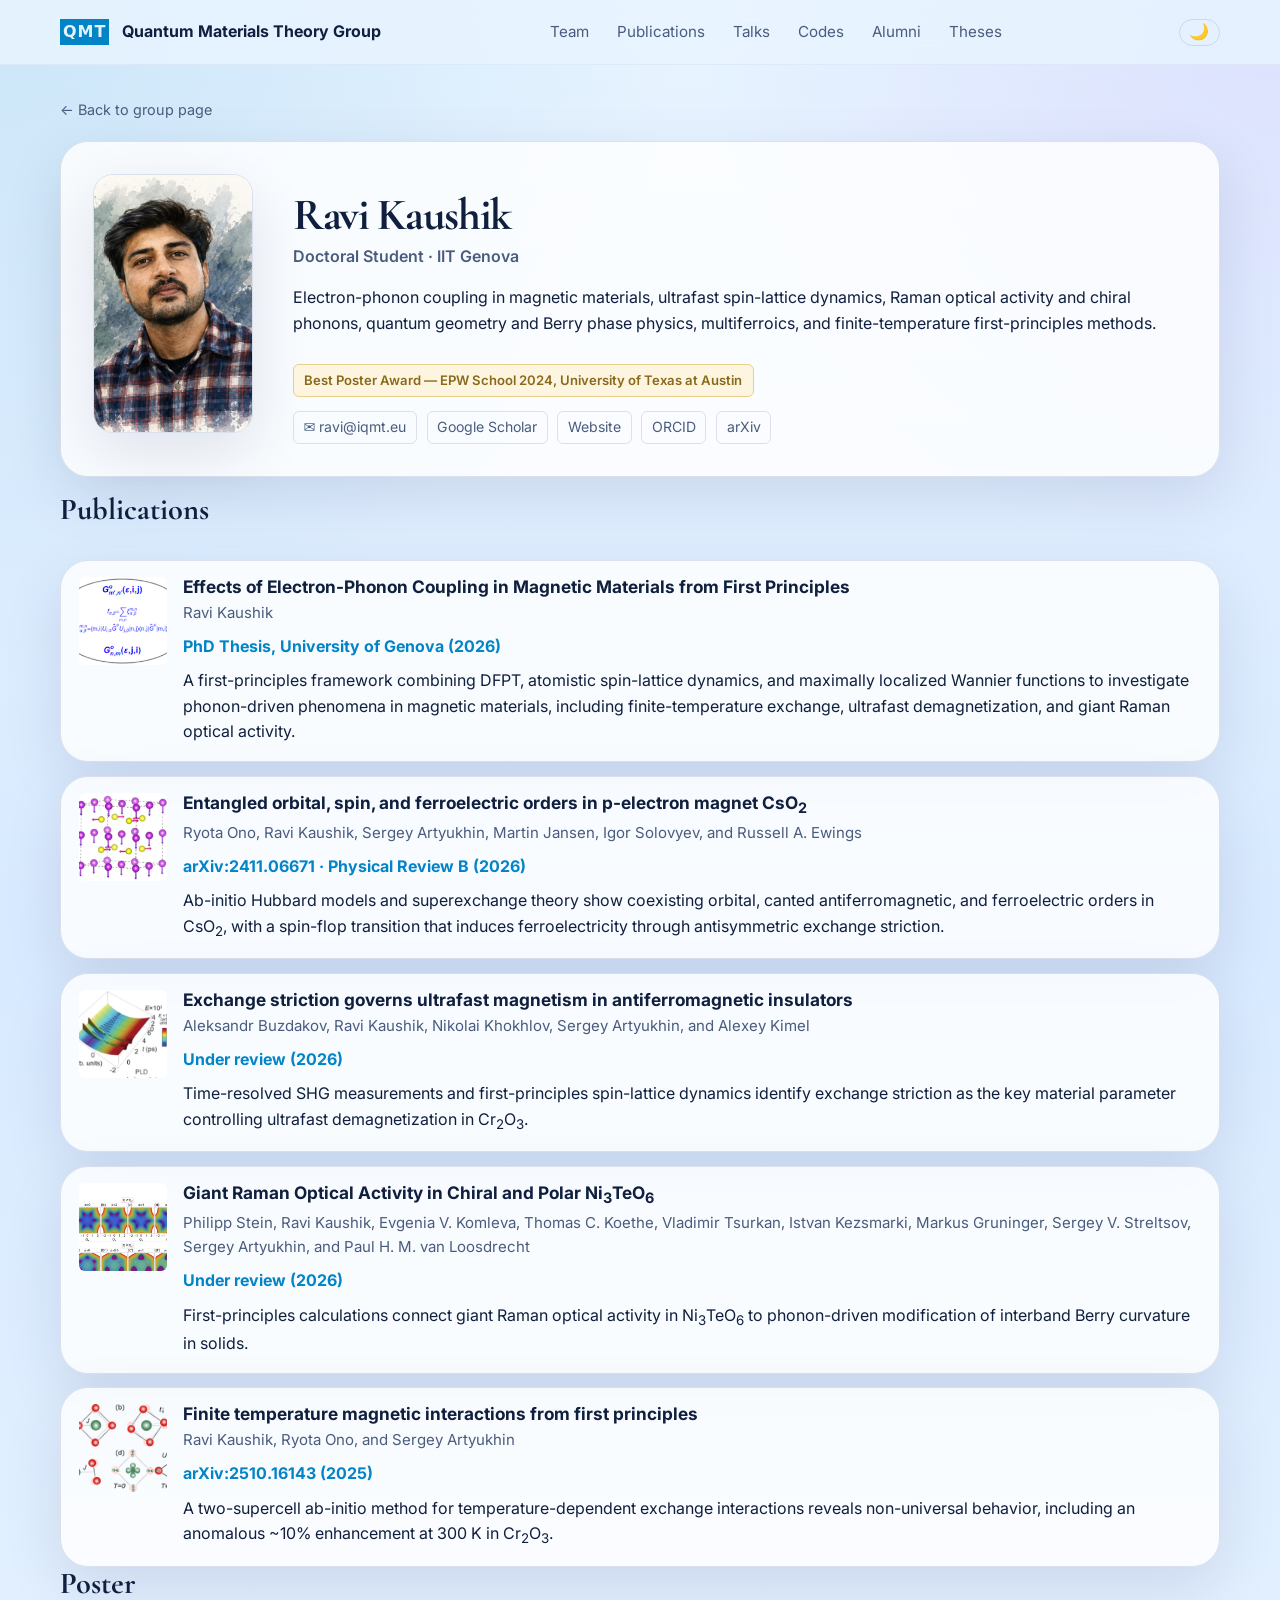
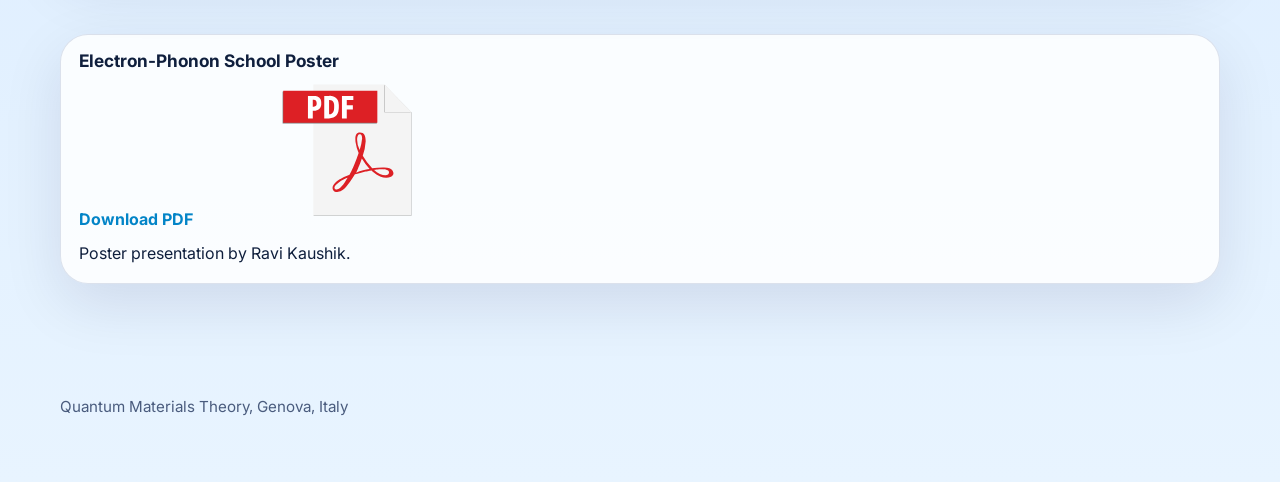
<file: ravi-kaushik/index.html>
<!doctype html>
<html lang="en">
  <head>
    <meta charset="UTF-8" />
    <meta name="viewport" content="width=device-width, initial-scale=1.0" />
    <title>Ravi Kaushik — Quantum Materials Theory</title>
    <link rel="icon" href="../favicon.svg" type="image/svg+xml" />
    <link rel="canonical" href="https://iqmt.eu/ravi-kaushik/" />
    <meta name="description" content="Ravi Kaushik, Doctoral Student at the Quantum Materials Theory Group (IIT Genova). Research: electron-phonon coupling in magnetic materials, ultrafast spin-lattice dynamics, Raman optical activity, quantum geometry, multiferroics, and finite-temperature first-principles methods." />
    <link rel="preconnect" href="https://fonts.googleapis.com" />
    <link rel="preconnect" href="https://fonts.gstatic.com" crossorigin />
    <link rel="preload" as="style" href="https://fonts.googleapis.com/css2?family=Cormorant+Garamond:wght@400;600;700&family=Inter:wght@400;500;600;700&display=swap" />
    <link rel="stylesheet" media="print" onload="this.media='all'" href="https://fonts.googleapis.com/css2?family=Cormorant+Garamond:wght@400;600;700&family=Inter:wght@400;500;600;700&display=swap" />
    <noscript><link rel="stylesheet" href="https://fonts.googleapis.com/css2?family=Cormorant+Garamond:wght@400;600;700&family=Inter:wght@400;500;600;700&display=swap" /></noscript>
    <link rel="stylesheet" href="../style.css" />
    <style>
      .profile-section { padding: 2rem 0 0; }
      .back-link { display: inline-flex; align-items: center; gap: 0.4rem; color: var(--muted); font-size: 0.9rem; margin-bottom: 1.25rem; text-decoration: none; }
      .back-link:hover { color: var(--accent); }
      .profile-card { display: flex; gap: 2.5rem; align-items: flex-start; padding: 2rem; }
      .profile-photo-col { flex-shrink: 0; }
      img.profile-photo { display: block; width: 10rem; height: calc(10rem * 1.618); border-radius: 20px; border: 1px solid var(--border); box-shadow: var(--shadow); object-fit: cover; object-position: center top; }
      .profile-info { flex: 1; }
      .profile-info h1 { font-size: clamp(1.8rem, 4vw, 2.8rem); margin-bottom: 0.2rem; }
      .profile-role { color: var(--muted); font-size: 1rem; font-weight: 600; margin-bottom: 0.75rem; }
      .profile-links { display: flex; flex-wrap: wrap; gap: 0.6rem; margin-top: 0.9rem; }
      .profile-link { display: inline-flex; align-items: center; gap: 0.35rem; font-size: 0.88rem; color: var(--muted); text-decoration: none; padding: 0.25rem 0.6rem; border: 1px solid var(--border); border-radius: 6px; transition: color 0.15s, border-color 0.15s; }
      .profile-link:hover { color: var(--accent); border-color: var(--accent); }
      .award-badge { display: inline-flex; align-items: center; gap: 0.4rem; margin-top: 0.75rem; font-size: 0.82rem; font-weight: 600; color: #8a6a1a; background: #fdf5e0; border: 1px solid #e8d08a; border-radius: 6px; padding: 0.3rem 0.65rem; }
      @media (max-width: 560px) { .profile-card { flex-direction: column; } }
      .pub-section { padding-top: 1rem; }
      .poster-section { padding-top: 0; }
    </style>
  </head>
  <body>
    <svg xmlns="http://www.w3.org/2000/svg" style="display:none">
      <symbol id="pdf-icon-sym" viewBox="0 0 32 32">
        <path fill="#909090" d="m24.1 2.072l5.564 5.8v22.056H8.879V30h20.856V7.945L24.1 2.072"/>
        <path fill="#f4f4f4" d="M24.031 2H8.808v27.928h20.856V7.873L24.03 2"/>
        <path fill="#7a7b7c" d="M8.655 3.5h-6.39v6.827h20.1V3.5H8.655"/>
        <path fill="#dd2025" d="M22.472 10.211H2.395V3.379h20.077v6.832"/>
        <path fill="#fff" d="M8.975 4.457H7.668v4.8H8.7V7.639l.228.013a2.042 2.042 0 0 0 .647-.117a1.428 1.428 0 0 0 .493-.291a1.224 1.224 0 0 0 .332-.454a2.13 2.13 0 0 0 .105-.908a2.237 2.237 0 0 0-.114-.644a1.173 1.173 0 0 0-.687-.65a2.149 2.149 0 0 0-.411-.105a2.232 2.232 0 0 0-.319-.026m-.189 2.294h-.089v-1.48h.194a.57.57 0 0 1 .459.181a.92.92 0 0 1 .183.558c0 .246 0 .469-.222.626a.942.942 0 0 1-.524.114m3.67-2.306c-.111 0-.219.008-.295.011l-.235.006h-.78v4.8h.918a2.677 2.677 0 0 0 1.028-.175a1.71 1.71 0 0 0 .68-.491a1.939 1.939 0 0 0 .373-.749a3.728 3.728 0 0 0 .114-.949a4.416 4.416 0 0 0-.087-1.127a1.777 1.777 0 0 0-.4-.733a1.63 1.63 0 0 0-.535-.4a2.413 2.413 0 0 0-.549-.178a1.282 1.282 0 0 0-.228-.017m-.182 3.937h-.1V5.315h.013a1.062 1.062 0 0 1 .6.107a1.2 1.2 0 0 1 .324.4a1.3 1.3 0 0 1 .142.526c.009.22 0 .4 0 .549a2.926 2.926 0 0 1-.033.513a1.756 1.756 0 0 1-.169.5a1.13 1.13 0 0 1-.363.36a.673.673 0 0 1-.416.106m5.077-3.915h-2.43v4.8h1.028V7.357h1.3v-.892h-1.3V5.353h1.4v-.892"/>
        <path fill="#dd2025" d="M21.781 20.255s3.188-.578 3.188.511s-1.975.646-3.188-.511Zm-2.357.083a7.543 7.543 0 0 0-1.473.489l.4-.9c.4-.9.815-2.127.815-2.127a14.216 14.216 0 0 0 1.658 2.252a13.033 13.033 0 0 0-1.4.288Zm-1.262-6.5c0-.949.307-1.208.546-1.208s.508.115.517.939a10.787 10.787 0 0 1-.517 2.434a4.426 4.426 0 0 1-.547-2.162Zm-4.649 10.516c-.978-.585 2.051-2.386 2.6-2.444c-.003.001-1.576 3.056-2.6 2.444ZM25.9 20.895c-.01-.1-.1-1.207-2.07-1.16a14.228 14.228 0 0 0-2.453.173a12.542 12.542 0 0 1-2.012-2.655a11.76 11.76 0 0 0 .623-3.1c-.029-1.2-.316-1.888-1.236-1.878s-1.054.815-.933 2.013a9.309 9.309 0 0 0 .665 2.338s-.425 1.323-.987 2.639s-.946 2.006-.946 2.006a9.622 9.622 0 0 0-2.725 1.4c-.824.767-1.159 1.356-.725 1.945c.374.508 1.683.623 2.853-.91a22.549 22.549 0 0 0 1.7-2.492s1.784-.489 2.339-.623s1.226-.24 1.226-.24s1.629 1.639 3.2 1.581s1.495-.939 1.485-1.035"/>
        <path fill="#909090" d="M23.954 2.077V7.95h5.633l-5.633-5.873Z"/>
        <path fill="#f4f4f4" d="M24.031 2v5.873h5.633L24.031 2Z"/>
      </symbol>
    </svg>
    <header class="site-header">
      <div class="container">
        <a class="brand" href="/" aria-label="QMT home">
          <span class="brand-mark">QMT</span>
          <span>Quantum Materials Theory Group</span>
        </a>
        <nav class="nav" aria-label="Primary">
          <a href="/#people">Team</a>
          <a href="/#publications">Publications</a>
          <a href="/#conferences">Talks</a>
          <a href="/#codes">Codes</a>
          <a href="/#alumni">Alumni</a>
          <a href="/#theses">Theses</a>
        </nav>
        <button class="theme-toggle" id="themeToggle" aria-label="Toggle light/dark mode">🌙</button>
      </div>
    </header>

    <main>
      <section class="profile-section">
        <div class="container">
          <a class="back-link" href="/">← Back to group page</a>
          <div class="profile-card section-card">
            <div class="profile-photo-col">
              <img class="profile-photo" src="../photos/Ravi_1.webp" alt="Ravi Kaushik portrait" />
            </div>
            <div class="profile-info">
              <h1>Ravi Kaushik</h1>
              <div class="profile-role">Doctoral Student · IIT Genova</div>
              <p>
                Electron-phonon coupling in magnetic materials, ultrafast spin-lattice dynamics, Raman optical
                activity and chiral phonons, quantum geometry and Berry phase physics, multiferroics, and
                finite-temperature first-principles methods.
              </p>
              <div class="award-badge">Best Poster Award — EPW School 2024, University of Texas at Austin</div>
              <div class="profile-links">
                <a class="profile-link" href="mailto:ravi@iqmt.eu">✉ ravi@iqmt.eu</a>
                <a class="profile-link" href="https://scholar.google.com/citations?user=-6QgIioAAAAJ&hl=en" target="_blank" rel="noopener noreferrer">Google Scholar</a>
                <a class="profile-link" href="https://ravikaushik.github.io" target="_blank" rel="noopener noreferrer">Website</a>
                <a class="profile-link" href="https://orcid.org/0009-0000-4614-9685" target="_blank" rel="noopener noreferrer">ORCID</a>
                <a class="profile-link" href="https://arxiv.org/search/?searchtype=author&query=Kaushik%2C+Ravi" target="_blank" rel="noopener noreferrer">arXiv</a>
              </div>
            </div>
          </div>
        </div>
      </section>

      <section class="pub-section" id="publications">
        <div class="container">
          <div class="section-heading"><div><h2>Publications</h2></div></div>
          <div class="publications-list">

            <article class="section-card publication-card">
              <div class="pub-body">
                <img class="pub-thumbnail" src="../thumbnails/prb-2023.png" alt="">
                <div>
                  <h3>Effects of Electron-Phonon Coupling in Magnetic Materials from First Principles</h3>
                  <div class="author-list">Ravi Kaushik</div>
                  <div class="journal">PhD Thesis, University of Genova (2026)</div>
                  <p>
                    A first-principles framework combining DFPT, atomistic spin-lattice dynamics, and maximally
                    localized Wannier functions to investigate phonon-driven phenomena in magnetic materials,
                    including finite-temperature exchange, ultrafast demagnetization, and giant Raman optical activity.
                  </p>
                </div>
              </div>
            </article>

            <article class="section-card publication-card">
              <div class="pub-body">
                <img class="pub-thumbnail" src="../thumbnails/natmat-2021.png" alt="">
                <div>
                  <h3>Entangled orbital, spin, and ferroelectric orders in p-electron magnet CsO<sub>2</sub></h3>
                  <div class="author-list">Ryota Ono, Ravi Kaushik, Sergey Artyukhin, Martin Jansen, Igor Solovyev, and Russell A. Ewings</div>
                  <div class="journal"><a href="https://arxiv.org/abs/2411.06671">arXiv:2411.06671</a> · Physical Review B (2026)</div>
                  <p>
                    Ab-initio Hubbard models and superexchange theory show coexisting orbital, canted
                    antiferromagnetic, and ferroelectric orders in CsO<sub>2</sub>, with a spin-flop transition
                    that induces ferroelectricity through antisymmetric exchange striction.
                  </p>
                </div>
              </div>
            </article>

            <article class="section-card publication-card">
              <div class="pub-body">
                <img class="pub-thumbnail" src="../thumbnails/prb-2017-femto.png" alt="">
                <div>
                  <h3>Exchange striction governs ultrafast magnetism in antiferromagnetic insulators</h3>
                  <div class="author-list">Aleksandr Buzdakov, Ravi Kaushik, Nikolai Khokhlov, Sergey Artyukhin, and Alexey Kimel</div>
                  <div class="journal">Under review (2026)</div>
                  <p>
                    Time-resolved SHG measurements and first-principles spin-lattice dynamics identify exchange
                    striction as the key material parameter controlling ultrafast demagnetization in Cr<sub>2</sub>O<sub>3</sub>.
                  </p>
                </div>
              </div>
            </article>

            <article class="section-card publication-card">
              <div class="pub-body">
                <img class="pub-thumbnail" src="../thumbnails/ferroelectricity_mof.png" alt="">
                <div>
                  <h3>Giant Raman Optical Activity in Chiral and Polar Ni<sub>3</sub>TeO<sub>6</sub></h3>
                  <div class="author-list">Philipp Stein, Ravi Kaushik, Evgenia V. Komleva, Thomas C. Koethe, Vladimir Tsurkan, Istvan Kezsmarki, Markus Gruninger, Sergey V. Streltsov, Sergey Artyukhin, and Paul H. M. van Loosdrecht</div>
                  <div class="journal">Under review (2026)</div>
                  <p>
                    First-principles calculations connect giant Raman optical activity in Ni<sub>3</sub>TeO<sub>6</sub>
                    to phonon-driven modification of interband Berry curvature in solids.
                  </p>
                </div>
              </div>
            </article>

            <article class="section-card publication-card">
              <div class="pub-body">
                <img class="pub-thumbnail" src="../thumbnails/finite_temperature_magnetic.png" alt="">
                <div>
                  <h3>Finite temperature magnetic interactions from first principles</h3>
                  <div class="author-list">Ravi Kaushik, Ryota Ono, and Sergey Artyukhin</div>
                  <div class="journal"><a href="https://arxiv.org/abs/2510.16143">arXiv:2510.16143</a> (2025)</div>
                  <p>
                    A two-supercell ab-initio method for temperature-dependent exchange interactions reveals
                    non-universal behavior, including an anomalous ~10% enhancement at 300 K in Cr<sub>2</sub>O<sub>3</sub>.
                  </p>
                </div>
              </div>
            </article>

          </div>
        </div>
      </section>

      <section class="poster-section" id="poster">
        <div class="container">
          <div class="section-heading"><div><h2>Poster</h2></div></div>
          <article class="section-card publication-card">
            <h3>Electron-Phonon School Poster</h3>
            <div class="journal">
              <a href="../posters/Ravi_el_ph_school_Poster.pdf">Download PDF <svg class="pdf-icon" aria-hidden="true"><use href="#pdf-icon-sym"/></svg></a>
            </div>
            <p>Poster presentation by Ravi Kaushik.</p>
          </article>
        </div>
      </section>
    </main>

    <footer class="footer">
      <div class="container">
        <p>Quantum Materials Theory, Genova, Italy</p>
      </div>
    </footer>

    <script>
      const root = document.documentElement;
      const btn  = document.getElementById('themeToggle');
      function applyTheme(t) {
        root.dataset.theme = t;
        btn.textContent = t === 'dark' ? '☀' : '🌙';
        localStorage.setItem('iqmt-theme', t);
      }
      const saved     = localStorage.getItem('iqmt-theme');
      const preferred = window.matchMedia('(prefers-color-scheme: dark)').matches ? 'dark' : 'light';
      applyTheme(saved || preferred);
      btn.addEventListener('click', () => applyTheme(root.dataset.theme === 'dark' ? 'light' : 'dark'));
    </script>
  </body>
</html>
</file>
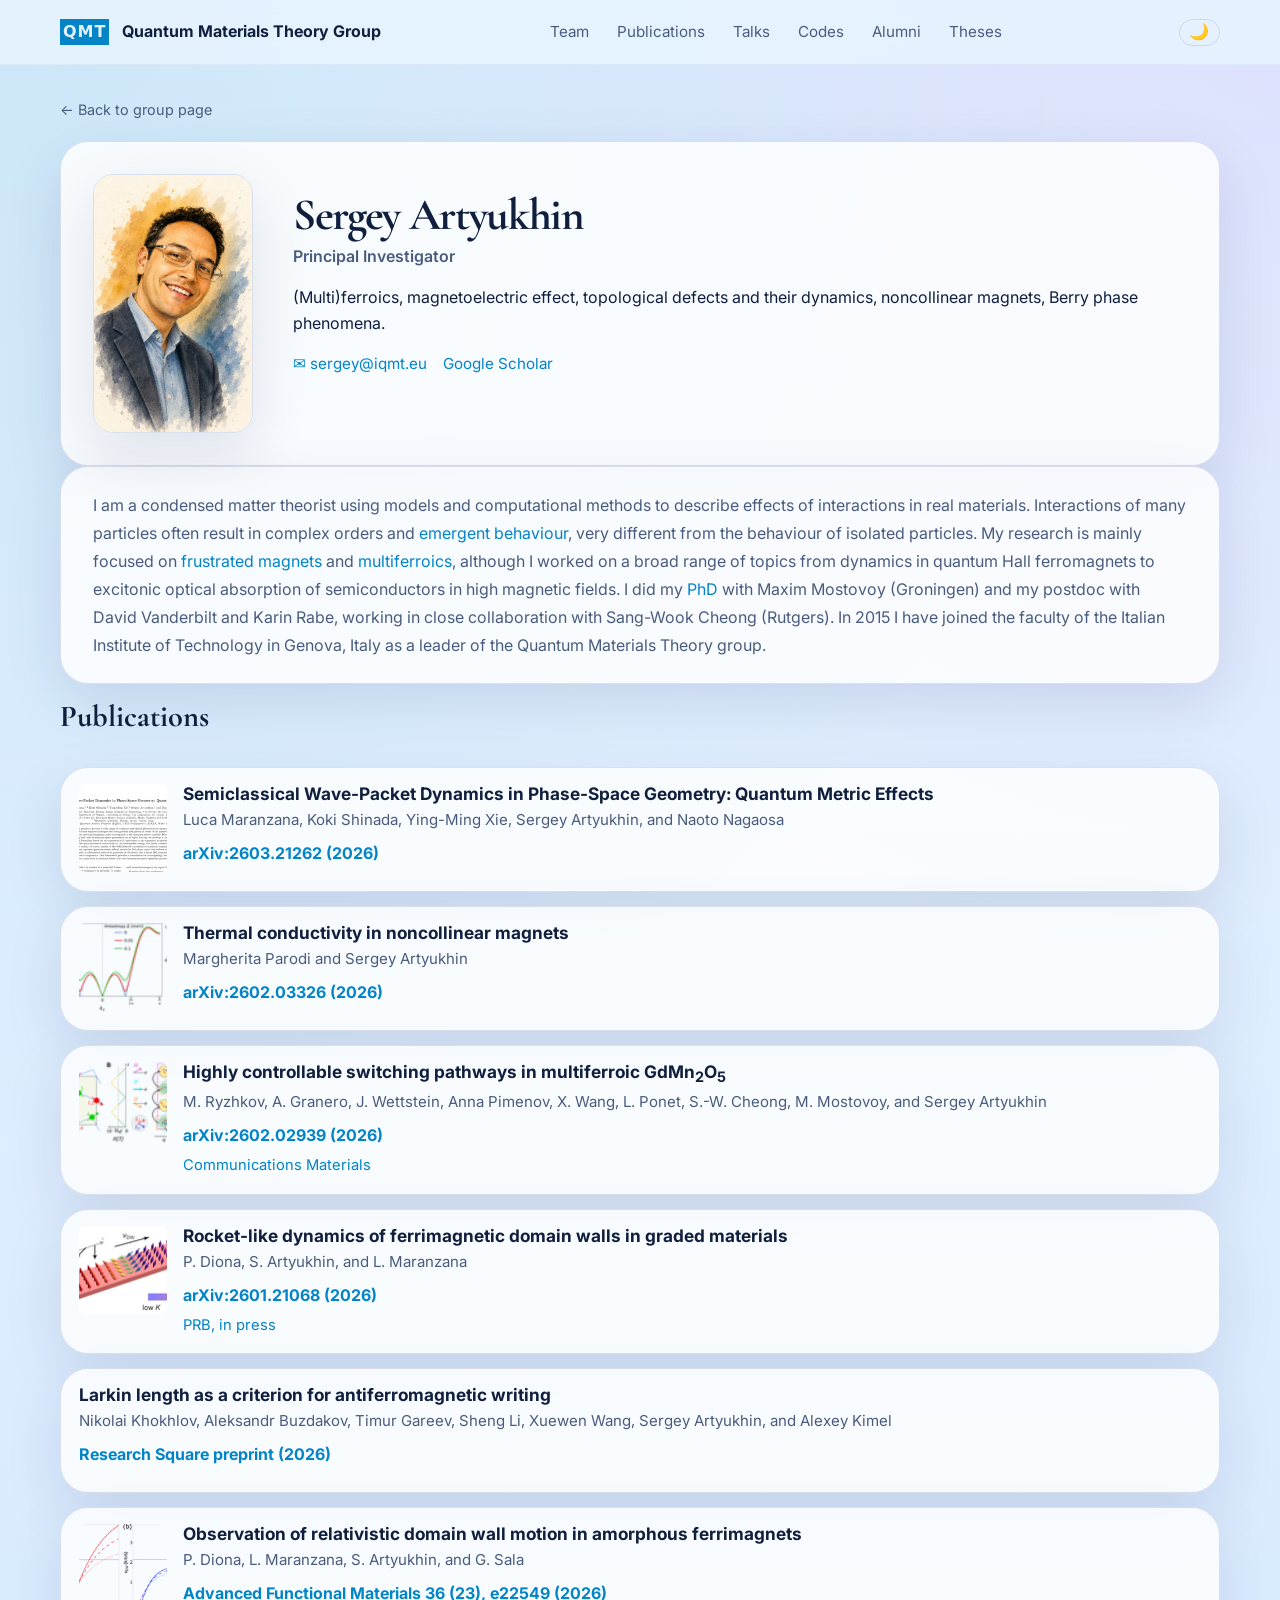
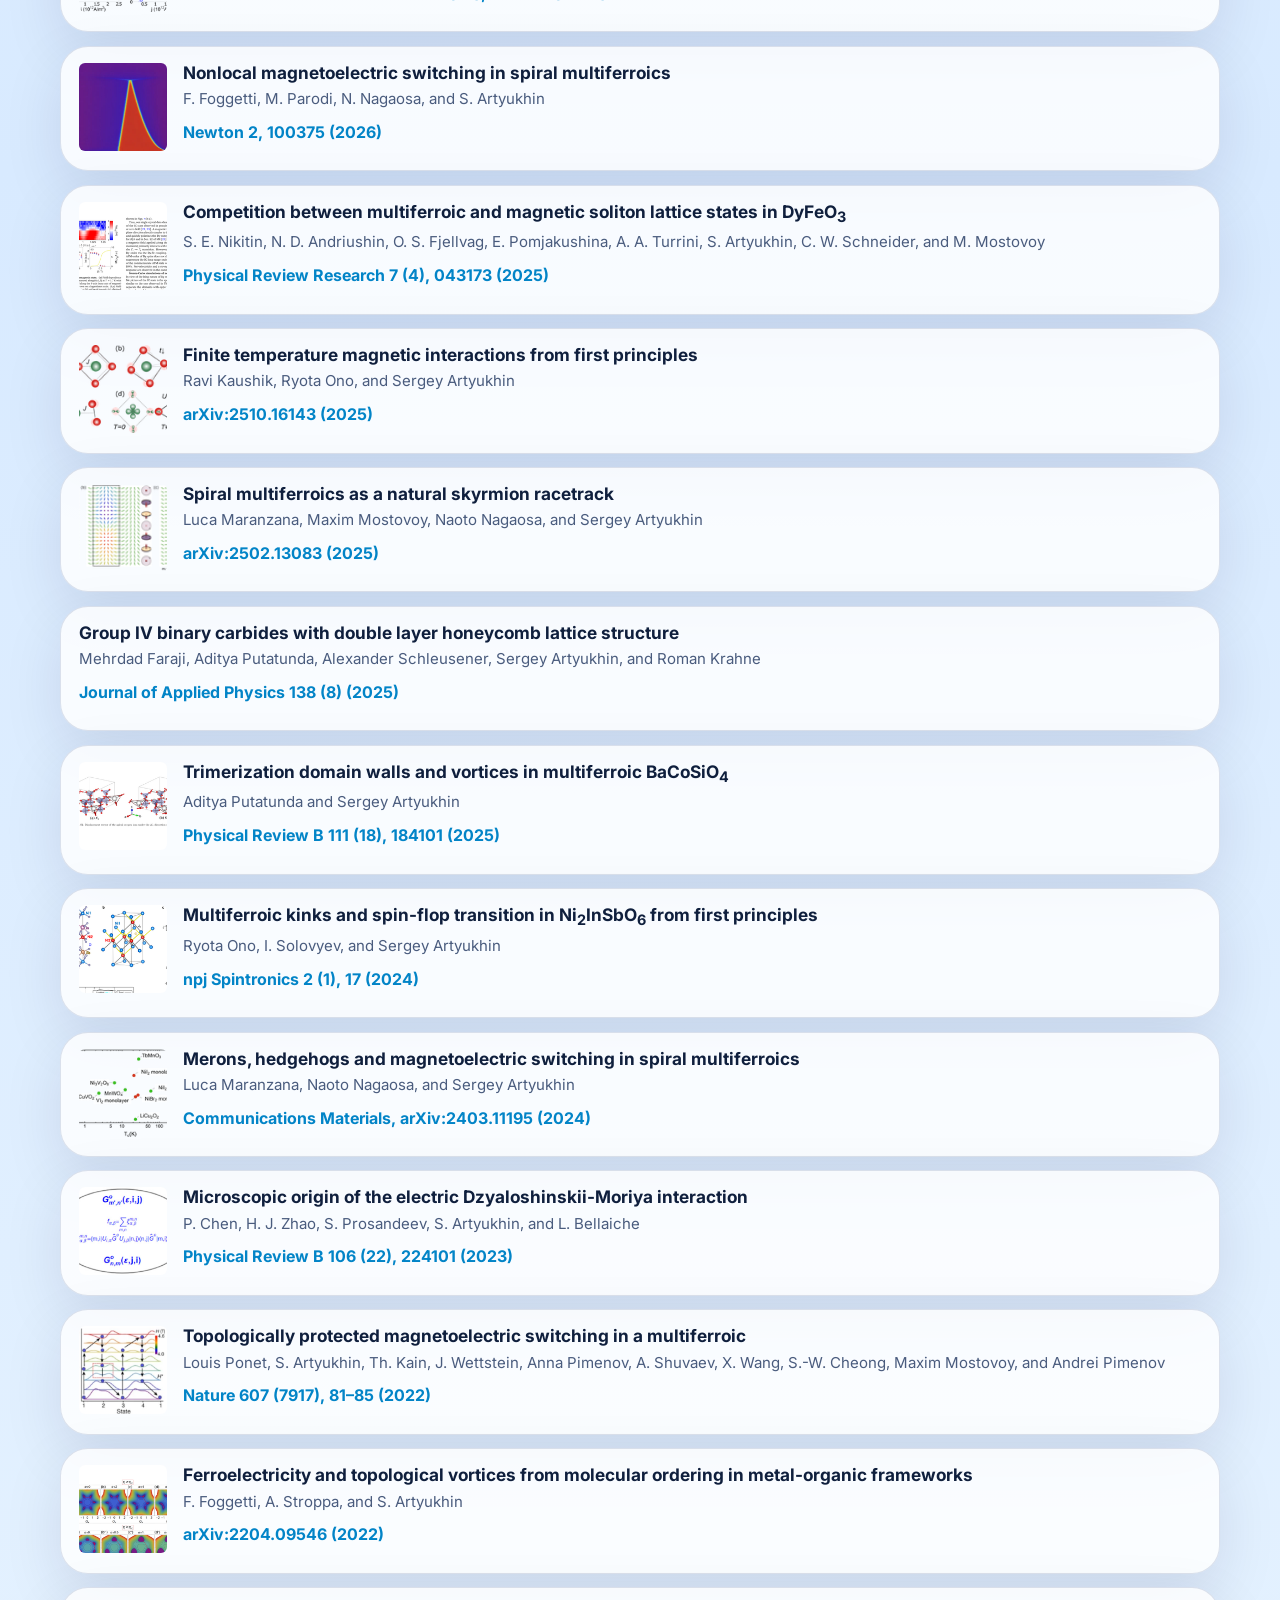
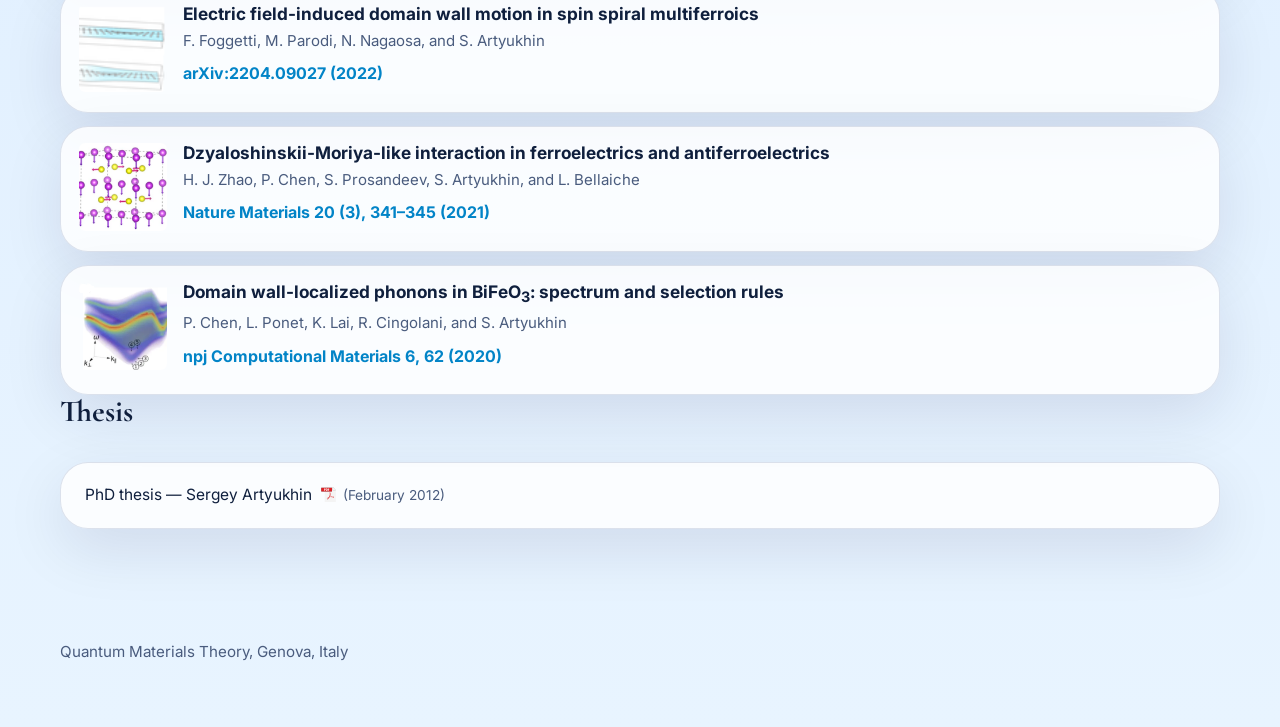
<file: sergey-artyukhin/index.html>
<!doctype html>
<html lang="en">
  <head>
    <meta charset="UTF-8" />
    <meta name="viewport" content="width=device-width, initial-scale=1.0" />
    <title>Sergey Artyukhin — Quantum Materials Theory</title>
    <link rel="icon" href="../favicon.svg" type="image/svg+xml" />
    <meta name="description" content="Sergey Artyukhin, Principal Investigator at the Quantum Materials Theory Lab (Genova). Research: multiferroics, magnetoelectric effect, topological defects, noncollinear magnets, Berry phase phenomena." />
    <link rel="preconnect" href="https://fonts.googleapis.com" />
    <link rel="preconnect" href="https://fonts.gstatic.com" crossorigin />
    <link rel="preload" as="style" href="https://fonts.googleapis.com/css2?family=Cormorant+Garamond:wght@400;600;700&family=Inter:wght@400;500;600;700&display=swap" />
    <link rel="stylesheet" media="print" onload="this.media='all'" href="https://fonts.googleapis.com/css2?family=Cormorant+Garamond:wght@400;600;700&family=Inter:wght@400;500;600;700&display=swap" />
    <noscript><link rel="stylesheet" href="https://fonts.googleapis.com/css2?family=Cormorant+Garamond:wght@400;600;700&family=Inter:wght@400;500;600;700&display=swap" /></noscript>
    <link rel="canonical" href="https://iqmt.eu/sergey-artyukhin/" />
    <link rel="stylesheet" href="../style.css" />
    <style>
      .profile-section { padding: 2rem 0 0; }
      .back-link { display: inline-flex; align-items: center; gap: 0.4rem; color: var(--muted); font-size: 0.9rem; margin-bottom: 1.25rem; text-decoration: none; }
      .back-link:hover { color: var(--accent); }
      .profile-card { display: flex; gap: 2.5rem; align-items: flex-start; padding: 2rem; }
      .profile-photo-col { flex-shrink: 0; }
      .profile-photo-stack { position: relative; width: 10rem; height: calc(10rem * 1.618); border-radius: 20px; border: 1px solid var(--border); box-shadow: var(--shadow); overflow: hidden; }
      .profile-photo-stack img { position: absolute; inset: 0; width: 100%; height: 100%; object-fit: cover; object-position: center top; transition: opacity 180ms ease; }
      .profile-photo-stack .hover-photo { opacity: 0; }
      .profile-photo-stack:hover .hover-photo { opacity: 1; }
      .profile-photo-stack:hover .default-photo { opacity: 0; }
      img.profile-photo { display: block; width: 10rem; height: calc(10rem * 1.618); border-radius: 20px; border: 1px solid var(--border); box-shadow: var(--shadow); object-fit: cover; object-position: center top; }
      .profile-info { flex: 1; }
      .profile-info h1 { font-size: clamp(1.8rem, 4vw, 2.8rem); margin-bottom: 0.2rem; }
      .profile-role { color: var(--muted); font-size: 1rem; font-weight: 600; margin-bottom: 0.75rem; }
      .profile-links { display: flex; flex-wrap: wrap; gap: 0.75rem 1rem; margin-top: 0.75rem; }
      .profile-link { display: inline-flex; align-items: center; gap: 0.4rem; font-size: 0.95rem; }
      @media (max-width: 560px) { .profile-card { flex-direction: column; } }
      .pub-section { padding-top: 1rem; }
      .thesis-section { padding-top: 0; }
    </style>
    <script type="application/ld+json">
    {
      "@context": "https://schema.org",
      "@type": "Person",
      "name": "Sergey Artyukhin",
      "url": "https://iqmt.eu/sergey-artyukhin/",
      "email": "sergey@iqmt.eu",
      "jobTitle": "Principal Investigator",
      "description": "Condensed matter theorist working on multiferroics, magnetoelectric effect, topological defects, noncollinear magnets, and Berry phase phenomena.",
      "affiliation": {
        "@type": "ResearchOrganization",
        "name": "Quantum Materials Theory Group",
        "url": "https://iqmt.eu/",
        "parentOrganization": {
          "@type": "Organization",
          "name": "Italian Institute of Technology",
          "address": {
            "@type": "PostalAddress",
            "addressLocality": "Genova",
            "addressCountry": "IT"
          }
        }
      },
      "sameAs": [
        "https://scholar.google.com/citations?hl=en&user=MO4E1n8AAAAJ"
      ],
      "image": "https://iqmt.eu/photos/Sergey_1.webp"
    }
    </script>
  </head>
  <body>
    <svg xmlns="http://www.w3.org/2000/svg" style="display:none">
      <symbol id="pdf-icon-sym" viewBox="0 0 32 32">
        <path fill="#909090" d="m24.1 2.072l5.564 5.8v22.056H8.879V30h20.856V7.945L24.1 2.072"/>
        <path fill="#f4f4f4" d="M24.031 2H8.808v27.928h20.856V7.873L24.03 2"/>
        <path fill="#7a7b7c" d="M8.655 3.5h-6.39v6.827h20.1V3.5H8.655"/>
        <path fill="#dd2025" d="M22.472 10.211H2.395V3.379h20.077v6.832"/>
        <path fill="#fff" d="M8.975 4.457H7.668v4.8H8.7V7.639l.228.013a2.042 2.042 0 0 0 .647-.117a1.428 1.428 0 0 0 .493-.291a1.224 1.224 0 0 0 .332-.454a2.13 2.13 0 0 0 .105-.908a2.237 2.237 0 0 0-.114-.644a1.173 1.173 0 0 0-.687-.65a2.149 2.149 0 0 0-.411-.105a2.232 2.232 0 0 0-.319-.026m-.189 2.294h-.089v-1.48h.194a.57.57 0 0 1 .459.181a.92.92 0 0 1 .183.558c0 .246 0 .469-.222.626a.942.942 0 0 1-.524.114m3.67-2.306c-.111 0-.219.008-.295.011l-.235.006h-.78v4.8h.918a2.677 2.677 0 0 0 1.028-.175a1.71 1.71 0 0 0 .68-.491a1.939 1.939 0 0 0 .373-.749a3.728 3.728 0 0 0 .114-.949a4.416 4.416 0 0 0-.087-1.127a1.777 1.777 0 0 0-.4-.733a1.63 1.63 0 0 0-.535-.4a2.413 2.413 0 0 0-.549-.178a1.282 1.282 0 0 0-.228-.017m-.182 3.937h-.1V5.315h.013a1.062 1.062 0 0 1 .6.107a1.2 1.2 0 0 1 .324.4a1.3 1.3 0 0 1 .142.526c.009.22 0 .4 0 .549a2.926 2.926 0 0 1-.033.513a1.756 1.756 0 0 1-.169.5a1.13 1.13 0 0 1-.363.36a.673.673 0 0 1-.416.106m5.077-3.915h-2.43v4.8h1.028V7.357h1.3v-.892h-1.3V5.353h1.4v-.892"/>
        <path fill="#dd2025" d="M21.781 20.255s3.188-.578 3.188.511s-1.975.646-3.188-.511Zm-2.357.083a7.543 7.543 0 0 0-1.473.489l.4-.9c.4-.9.815-2.127.815-2.127a14.216 14.216 0 0 0 1.658 2.252a13.033 13.033 0 0 0-1.4.288Zm-1.262-6.5c0-.949.307-1.208.546-1.208s.508.115.517.939a10.787 10.787 0 0 1-.517 2.434a4.426 4.426 0 0 1-.547-2.162Zm-4.649 10.516c-.978-.585 2.051-2.386 2.6-2.444c-.003.001-1.576 3.056-2.6 2.444ZM25.9 20.895c-.01-.1-.1-1.207-2.07-1.16a14.228 14.228 0 0 0-2.453.173a12.542 12.542 0 0 1-2.012-2.655a11.76 11.76 0 0 0 .623-3.1c-.029-1.2-.316-1.888-1.236-1.878s-1.054.815-.933 2.013a9.309 9.309 0 0 0 .665 2.338s-.425 1.323-.987 2.639s-.946 2.006-.946 2.006a9.622 9.622 0 0 0-2.725 1.4c-.824.767-1.159 1.356-.725 1.945c.374.508 1.683.623 2.853-.91a22.549 22.549 0 0 0 1.7-2.492s1.784-.489 2.339-.623s1.226-.24 1.226-.24s1.629 1.639 3.2 1.581s1.495-.939 1.485-1.035"/>
        <path fill="#909090" d="M23.954 2.077V7.95h5.633l-5.633-5.873Z"/>
        <path fill="#f4f4f4" d="M24.031 2v5.873h5.633L24.031 2Z"/>
      </symbol>
    </svg>

    <header class="site-header">
      <div class="container">
        <a class="brand" href="/" aria-label="QMT home">
          <span class="brand-mark">QMT</span>
          <span>Quantum Materials Theory Group</span>
        </a>
        <nav class="nav" aria-label="Primary">
          <a href="/#people">Team</a>
          <a href="/#publications">Publications</a>
          <a href="/#conferences">Talks</a>
          <a href="/#codes">Codes</a>
          <a href="/#alumni">Alumni</a>
          <a href="/#theses">Theses</a>
        </nav>
        <button class="theme-toggle" id="themeToggle" aria-label="Toggle light/dark mode">🌙</button>
      </div>
    </header>

    <main>
      <section class="profile-section">
        <div class="container">
          <a class="back-link" href="/">← Back to group page</a>
          <div class="profile-card section-card">
            <div class="profile-photo-col">
              <div class="profile-photo-stack">
                <img class="default-photo" src="../photos/Sergey_1.webp" alt="Sergey Artyukhin portrait" />
                <img class="hover-photo" src="../photos/Sergey_2.webp" alt="" aria-hidden="true" />
              </div>
            </div>
            <div class="profile-info">
              <h1>Sergey Artyukhin</h1>
              <div class="profile-role">Principal Investigator</div>
              <p>(Multi)ferroics, magnetoelectric effect, topological defects and their dynamics, noncollinear magnets, Berry phase phenomena.</p>
              <div class="profile-links">
                <a class="profile-link" href="mailto:sergey@iqmt.eu">✉ sergey@iqmt.eu</a>
                <a class="profile-link" href="https://scholar.google.com/citations?hl=en&user=MO4E1n8AAAAJ" target="_blank" rel="noopener noreferrer">Google Scholar</a>
              </div>
            </div>
          </div>
        </div>
      </section>

      <section class="profile-section" style="padding-top:0;">
        <div class="container">
          <div class="section-card" style="padding: 1.5rem 2rem; color: var(--muted); line-height: 1.75;">
            <p style="margin:0;">I am a condensed matter theorist using models and computational methods to describe effects of interactions in real materials. Interactions of many particles often result in complex orders and <a href="http://en.wikipedia.org/wiki/Emergence">emergent behaviour</a>, very different from the behaviour of isolated particles. My research is mainly focused on <a href="http://en.wikipedia.org/wiki/Geometrical_frustration">frustrated magnets</a> and <a href="http://en.wikipedia.org/wiki/Multiferroics">multiferroics</a>, although I worked on a broad range of topics from dynamics in quantum Hall ferromagnets to excitonic optical absorption of semiconductors in high magnetic fields. I did my <a href="../thesis/artyukhin_phd.pdf">PhD</a> with Maxim Mostovoy (Groningen) and my postdoc with David Vanderbilt and Karin Rabe, working in close collaboration with Sang-Wook Cheong (Rutgers). In 2015 I have joined the faculty of the Italian Institute of Technology in Genova, Italy as a leader of the Quantum Materials Theory group.</p>
          </div>
        </div>
      </section>

      <section class="pub-section" id="publications">
        <div class="container">
          <div class="section-heading"><div><h2>Publications</h2></div></div>
          <div class="publications-list">

            <article class="section-card publication-card">
              <div class="pub-body">
                <img class="pub-thumbnail" src="../thumbnails/semiclassical_wavepacket.png" alt="">
                <div>
                  <h3>Semiclassical Wave-Packet Dynamics in Phase-Space Geometry: Quantum Metric Effects</h3>
                  <div class="author-list">Luca Maranzana, Koki Shinada, Ying-Ming Xie, Sergey Artyukhin, and Naoto Nagaosa</div>
                  <div class="journal"><a href="https://arxiv.org/abs/2603.21262">arXiv:2603.21262</a> (2026)</div>
                </div>
              </div>
            </article>

            <article class="section-card publication-card">
              <div class="pub-body">
                <img class="pub-thumbnail" src="../thumbnails/thermal_conductivity_noncollinear.png" alt="">
                <div>
                  <h3>Thermal conductivity in noncollinear magnets</h3>
                  <div class="author-list">Margherita Parodi and Sergey Artyukhin</div>
                  <div class="journal"><a href="https://arxiv.org/abs/2602.03326">arXiv:2602.03326</a> (2026)</div>
                </div>
              </div>
            </article>

            <article class="section-card publication-card">
              <div class="pub-body">
                <img class="pub-thumbnail" src="../thumbnails/highly_controllable_switching.png" alt="">
                <div>
                  <h3>Highly controllable switching pathways in multiferroic GdMn<sub>2</sub>O<sub>5</sub></h3>
                  <div class="author-list">M. Ryzhkov, A. Granero, J. Wettstein, Anna Pimenov, X. Wang, L. Ponet, S.-W. Cheong, M. Mostovoy, and Sergey Artyukhin</div>
                  <div class="journal"><a href="https://arxiv.org/abs/2602.02939">arXiv:2602.02939</a> (2026)</div>
                  <div class="journal-ref"><a href="https://www.nature.com/articles/s43246-026-01166-1">Communications Materials</a></div>
                </div>
              </div>
            </article>

            <article class="section-card publication-card">
              <div class="pub-body">
                <img class="pub-thumbnail" src="../thumbnails/rocket_like_dynamics.png" alt="">
                <div>
                  <h3>Rocket-like dynamics of ferrimagnetic domain walls in graded materials</h3>
                  <div class="author-list">P. Diona, S. Artyukhin, and L. Maranzana</div>
                  <div class="journal"><a href="https://arxiv.org/abs/2601.21068">arXiv:2601.21068</a> (2026)</div>
                  <div class="journal-ref"><a href="https://journals.aps.org/prb/accepted/10.1103/13jp-dyg3">PRB, in press</a></div>
                </div>
              </div>
            </article>

            <article class="section-card publication-card">
              <h3>Larkin length as a criterion for antiferromagnetic writing</h3>
              <div class="author-list">Nikolai Khokhlov, Aleksandr Buzdakov, Timur Gareev, Sheng Li, Xuewen Wang, Sergey Artyukhin, and Alexey Kimel</div>
              <div class="journal"><a href="https://doi.org/10.21203/rs.3.rs-9405081/v1">Research Square preprint</a> (2026)</div>
            </article>

            <article class="section-card publication-card">
              <div class="pub-body">
                <img class="pub-thumbnail" src="../thumbnails/observation_relativistic_domain_wall.png" alt="">
                <div>
                  <h3>Observation of relativistic domain wall motion in amorphous ferrimagnets</h3>
                  <div class="author-list">P. Diona, L. Maranzana, S. Artyukhin, and G. Sala</div>
                  <div class="journal"><a href="https://advanced.onlinelibrary.wiley.com/doi/full/10.1002/adfm.202522549">Advanced Functional Materials 36 (23), e22549 (2026)</a></div>
                </div>
              </div>
            </article>

            <article class="section-card publication-card">
              <div class="pub-body">
                <img class="pub-thumbnail" src="../thumbnails/nonlocal_magnetoelectric_switching.webp" alt="Simulation plot for nonlocal magnetoelectric switching in spiral multiferroics">
                <div>
                  <h3>Nonlocal magnetoelectric switching in spiral multiferroics</h3>
                  <div class="author-list">F. Foggetti, M. Parodi, N. Nagaosa, and S. Artyukhin</div>
                  <div class="journal"><a href="https://doi.org/10.1016/j.newton.2025.100375">Newton 2, 100375</a> (2026)</div>
                </div>
              </div>
            </article>

            <article class="section-card publication-card">
              <div class="pub-body">
                <img class="pub-thumbnail" src="../thumbnails/competition_dyfeO3_soliton.png" alt="">
                <div>
                  <h3>Competition between multiferroic and magnetic soliton lattice states in DyFeO<sub>3</sub></h3>
                  <div class="author-list">S. E. Nikitin, N. D. Andriushin, O. S. Fjellvag, E. Pomjakushina, A. A. Turrini, S. Artyukhin, C. W. Schneider, and M. Mostovoy</div>
                  <div class="journal"><a href="https://journals.aps.org/prresearch/abstract/10.1103/kwrl-x4hw">Physical Review Research 7 (4), 043173 (2025)</a></div>
                </div>
              </div>
            </article>

            <article class="section-card publication-card">
              <div class="pub-body">
                <img class="pub-thumbnail" src="../thumbnails/finite_temperature_magnetic.png" alt="">
                <div>
                  <h3>Finite temperature magnetic interactions from first principles</h3>
                  <div class="author-list">Ravi Kaushik, Ryota Ono, and Sergey Artyukhin</div>
                  <div class="journal"><a href="https://arxiv.org/abs/2510.16143">arXiv:2510.16143</a> (2025)</div>
                </div>
              </div>
            </article>

            <article class="section-card publication-card">
              <div class="pub-body">
                <img class="pub-thumbnail" src="../thumbnails/spiral_multiferroics_skyrmion.png" alt="">
                <div>
                  <h3>Spiral multiferroics as a natural skyrmion racetrack</h3>
                  <div class="author-list">Luca Maranzana, Maxim Mostovoy, Naoto Nagaosa, and Sergey Artyukhin</div>
                  <div class="journal"><a href="https://arxiv.org/abs/2502.13083">arXiv:2502.13083</a> (2025)</div>
                </div>
              </div>
            </article>

            <article class="section-card publication-card">
              <h3>Group IV binary carbides with double layer honeycomb lattice structure</h3>
              <div class="author-list">Mehrdad Faraji, Aditya Putatunda, Alexander Schleusener, Sergey Artyukhin, and Roman Krahne</div>
              <div class="journal"><a href="https://doi.org/10.1063/5.0268484">Journal of Applied Physics 138 (8)</a> (2025)</div>
            </article>

            <article class="section-card publication-card">
              <div class="pub-body">
                <img class="pub-thumbnail" src="../thumbnails/trimerization_domain_walls.png" alt="">
                <div>
                  <h3>Trimerization domain walls and vortices in multiferroic BaCoSiO<sub>4</sub></h3>
                  <div class="author-list">Aditya Putatunda and Sergey Artyukhin</div>
                  <div class="journal"><a href="https://doi.org/10.1103/PhysRevB.111.184101">Physical Review B 111 (18), 184101</a> (2025)</div>
                </div>
              </div>
            </article>

            <article class="section-card publication-card">
              <div class="pub-body">
                <img class="pub-thumbnail" src="../thumbnails/multiferroic_kinks_nispintronic.png" alt="">
                <div>
                  <h3>Multiferroic kinks and spin-flop transition in Ni<sub>2</sub>InSbO<sub>6</sub> from first principles</h3>
                  <div class="author-list">Ryota Ono, I. Solovyev, and Sergey Artyukhin</div>
                  <div class="journal"><a href="https://www.nature.com/articles/s44306-024-00020-9">npj Spintronics 2 (1), 17 (2024)</a></div>
                </div>
              </div>
            </article>

            <article class="section-card publication-card">
              <div class="pub-body">
                <img class="pub-thumbnail" src="../thumbnails/merons_hedgehogs_magnetoelectric.png" alt="">
                <div>
                  <h3>Merons, hedgehogs and magnetoelectric switching in spiral multiferroics</h3>
                  <div class="author-list">Luca Maranzana, Naoto Nagaosa, and Sergey Artyukhin</div>
                  <div class="journal"><a href="https://www.nature.com/articles/s43246-026-01159-0">Communications Materials</a>, <a href="https://arxiv.org/abs/2403.11195">arXiv:2403.11195</a> (2024)</div>
                </div>
              </div>
            </article>

            <article class="section-card publication-card">
              <div class="pub-body">
                <img class="pub-thumbnail" src="../thumbnails/prb-2023.png" alt="">
                <div>
                  <h3>Microscopic origin of the electric Dzyaloshinskii-Moriya interaction</h3>
                  <div class="author-list">P. Chen, H. J. Zhao, S. Prosandeev, S. Artyukhin, and L. Bellaiche</div>
                  <div class="journal"><a href="https://journals.aps.org/prb/abstract/10.1103/PhysRevB.106.224101">Physical Review B 106 (22), 224101 (2023)</a></div>
                </div>
              </div>
            </article>

            <article class="section-card publication-card">
              <div class="pub-body">
                <img class="pub-thumbnail" src="../thumbnails/nature-2022.png" alt="">
                <div>
                  <h3>Topologically protected magnetoelectric switching in a multiferroic</h3>
                  <div class="author-list">Louis Ponet, S. Artyukhin, Th. Kain, J. Wettstein, Anna Pimenov, A. Shuvaev, X. Wang, S.-W. Cheong, Maxim Mostovoy, and Andrei Pimenov</div>
                  <div class="journal"><a href="https://doi.org/10.1038/s41586-022-04851-6">Nature 607 (7917), 81–85 (2022)</a></div>
                </div>
              </div>
            </article>

            <article class="section-card publication-card">
              <div class="pub-body">
                <img class="pub-thumbnail" src="../thumbnails/ferroelectricity_mof.png" alt="">
                <div>
                  <h3>Ferroelectricity and topological vortices from molecular ordering in metal-organic frameworks</h3>
                  <div class="author-list">F. Foggetti, A. Stroppa, and S. Artyukhin</div>
                  <div class="journal"><a href="https://arxiv.org/abs/2204.09546">arXiv:2204.09546</a> (2022)</div>
                </div>
              </div>
            </article>

            <article class="section-card publication-card">
              <div class="pub-body">
                <img class="pub-thumbnail" src="../thumbnails/electric_field_induced_domain_wall.png" alt="">
                <div>
                  <h3>Electric field-induced domain wall motion in spin spiral multiferroics</h3>
                  <div class="author-list">F. Foggetti, M. Parodi, N. Nagaosa, and S. Artyukhin</div>
                  <div class="journal"><a href="https://arxiv.org/abs/2204.09027">arXiv:2204.09027</a> (2022)</div>
                </div>
              </div>
            </article>

            <article class="section-card publication-card">
              <div class="pub-body">
                <img class="pub-thumbnail" src="../thumbnails/natmat-2021.png" alt="">
                <div>
                  <h3>Dzyaloshinskii-Moriya-like interaction in ferroelectrics and antiferroelectrics</h3>
                  <div class="author-list">H. J. Zhao, P. Chen, S. Prosandeev, S. Artyukhin, and L. Bellaiche</div>
                  <div class="journal"><a href="https://www.nature.com/articles/s41563-020-00821-3">Nature Materials 20 (3), 341–345 (2021)</a></div>
                </div>
              </div>
            </article>

            <article class="section-card publication-card">
              <div class="pub-body">
                <img class="pub-thumbnail" src="../thumbnails/domain_wall_phonons_biFO3.webp" alt="">
                <div>
                  <h3>Domain wall-localized phonons in BiFeO<sub>3</sub>: spectrum and selection rules</h3>
                  <div class="author-list">P. Chen, L. Ponet, K. Lai, R. Cingolani, and S. Artyukhin</div>
                  <div class="journal"><a href="https://doi.org/10.1038/s41524-020-0304-y">npj Computational Materials 6, 62 (2020)</a></div>
                </div>
              </div>
            </article>

          </div>
        </div>
      </section>

      <section class="thesis-section" id="thesis">
        <div class="container">
          <div class="section-heading"><div><h2>Thesis</h2></div></div>
          <div class="section-card alumni-card">
            <ul class="thesis-list">
              <li><a href="../thesis/artyukhin_phd.pdf">PhD thesis — Sergey Artyukhin <svg class="pdf-icon" aria-hidden="true"><use href="#pdf-icon-sym"/></svg></a> <span class="thesis-year">(February 2012)</span></li>
            </ul>
          </div>
        </div>
      </section>
    </main>

    <footer class="footer">
      <div class="container">
        <p>Quantum Materials Theory, Genova, Italy</p>
      </div>
    </footer>

    <script>
      const root = document.documentElement;
      const btn  = document.getElementById('themeToggle');
      function applyTheme(t) {
        root.dataset.theme = t;
        btn.textContent = t === 'dark' ? '☀' : '🌙';
        localStorage.setItem('iqmt-theme', t);
      }
      const saved     = localStorage.getItem('iqmt-theme');
      const preferred = window.matchMedia('(prefers-color-scheme: dark)').matches ? 'dark' : 'light';
      applyTheme(saved || preferred);
      btn.addEventListener('click', () => applyTheme(root.dataset.theme === 'dark' ? 'light' : 'dark'));
    </script>
  </body>
</html>
</file>
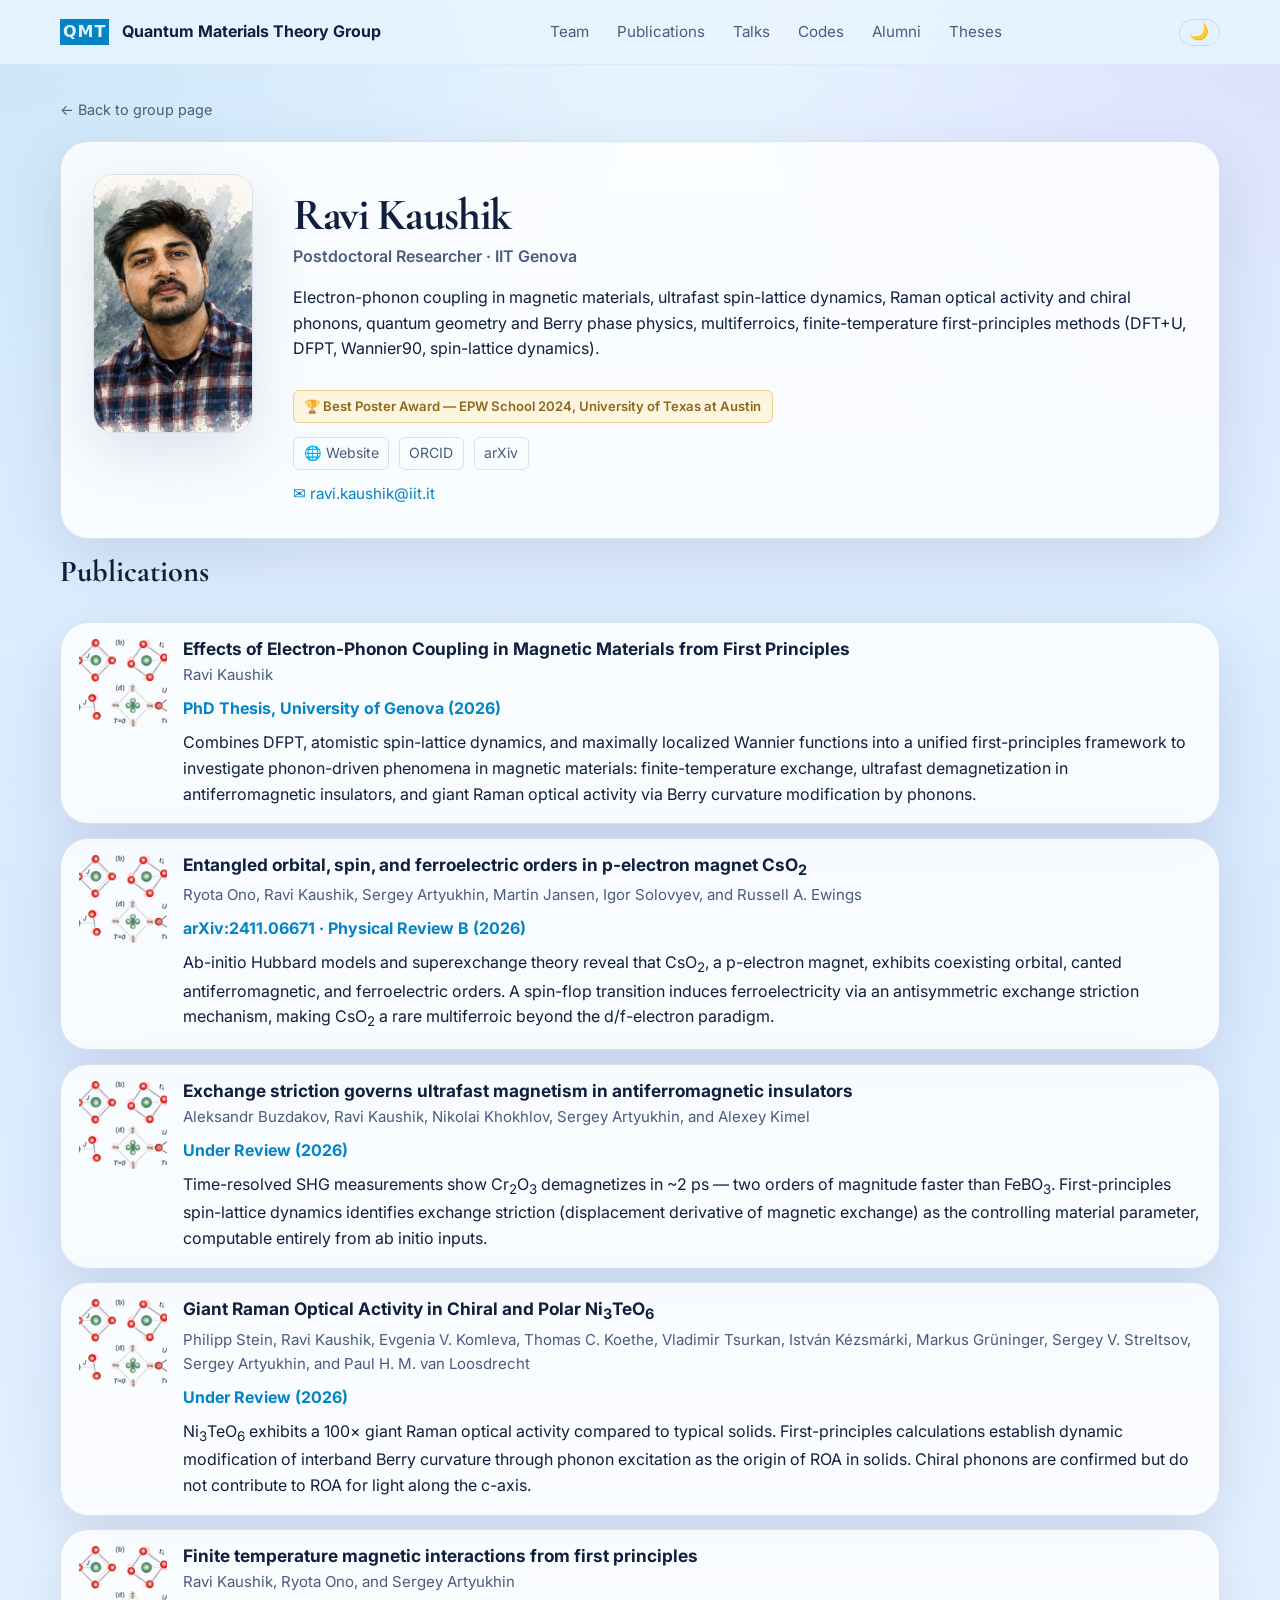
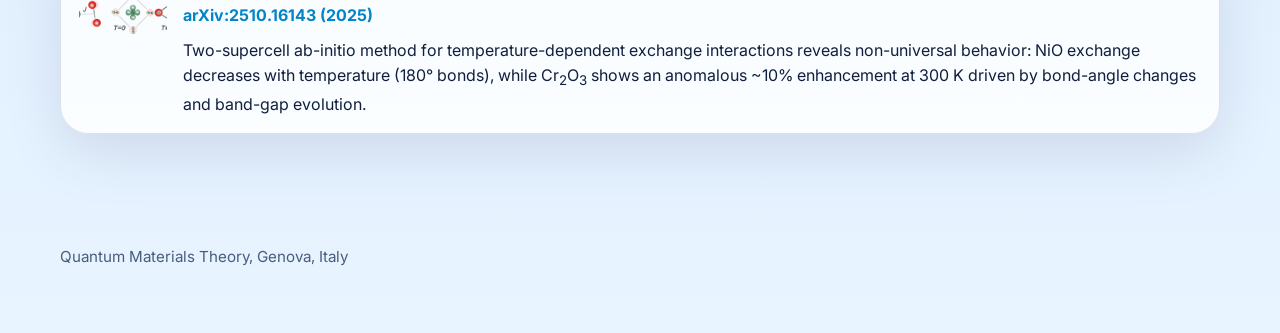
<file: tmp/iqmt-ravi-kaushik-index.html>
<!doctype html>
<html lang="en">
  <head>
    <meta charset="UTF-8" />
    <meta name="viewport" content="width=device-width, initial-scale=1.0" />
    <title>Ravi Kaushik — Quantum Materials Theory</title>
    <link rel="icon" href="../favicon.svg" type="image/svg+xml" />
    <meta name="description" content="Ravi Kaushik, Doctoral Researcher at the Quantum Materials Theory Group (IIT Genova). Research: electron-phonon coupling in magnetic materials, ultrafast magnetism, Raman optical activity, quantum geometry, multiferroics, finite-temperature first-principles methods." />
    <link rel="preconnect" href="https://fonts.googleapis.com" />
    <link rel="preconnect" href="https://fonts.gstatic.com" crossorigin />
    <link rel="preload" as="style" href="https://fonts.googleapis.com/css2?family=Cormorant+Garamond:wght@400;600;700&family=Inter:wght@400;500;600;700&display=swap" />
    <link rel="stylesheet" media="print" onload="this.media='all'" href="https://fonts.googleapis.com/css2?family=Cormorant+Garamond:wght@400;600;700&family=Inter:wght@400;500;600;700&display=swap" />
    <noscript><link rel="stylesheet" href="https://fonts.googleapis.com/css2?family=Cormorant+Garamond:wght@400;600;700&family=Inter:wght@400;500;600;700&display=swap" /></noscript>
    <link rel="stylesheet" href="../style.css" />
    <style>
      .profile-section { padding: 2rem 0 0; }
      .back-link { display: inline-flex; align-items: center; gap: 0.4rem; color: var(--muted); font-size: 0.9rem; margin-bottom: 1.25rem; text-decoration: none; }
      .back-link:hover { color: var(--accent); }
      .profile-card { display: flex; gap: 2.5rem; align-items: flex-start; padding: 2rem; }
      .profile-photo-col { flex-shrink: 0; }
      img.profile-photo { display: block; width: 10rem; height: calc(10rem * 1.618); border-radius: 20px; border: 1px solid var(--border); box-shadow: var(--shadow); object-fit: cover; object-position: center top; }
      .profile-info { flex: 1; }
      .profile-info h1 { font-size: clamp(1.8rem, 4vw, 2.8rem); margin-bottom: 0.2rem; }
      .profile-role { color: var(--muted); font-size: 1rem; font-weight: 600; margin-bottom: 0.75rem; }
      .profile-links { display: flex; flex-wrap: wrap; gap: 0.6rem; margin-top: 0.9rem; }
      .profile-link { display: inline-flex; align-items: center; gap: 0.35rem; font-size: 0.88rem; color: var(--muted); text-decoration: none; padding: 0.25rem 0.6rem; border: 1px solid var(--border); border-radius: 6px; transition: color 0.15s, border-color 0.15s; }
      .profile-link:hover { color: var(--accent); border-color: var(--accent); }
      .profile-email { display: inline-flex; align-items: center; gap: 0.4rem; margin-top: 0.75rem; font-size: 0.95rem; }
      .award-badge { display: inline-flex; align-items: center; gap: 0.4rem; margin-top: 0.75rem; font-size: 0.82rem; font-weight: 600; color: #8a6a1a; background: #fdf5e0; border: 1px solid #e8d08a; border-radius: 6px; padding: 0.3rem 0.65rem; }
      @media (max-width: 560px) { .profile-card { flex-direction: column; } }
      .pub-section { padding-top: 1rem; }
      .section-divider { border: none; border-top: 1px solid var(--border); margin: 0.5rem 0 1.5rem; }
    </style>
  </head>
  <body>
    <header class="site-header">
      <div class="container">
        <a class="brand" href="/" aria-label="QMT home">
          <span class="brand-mark">QMT</span>
          <span>Quantum Materials Theory Group</span>
        </a>
        <nav class="nav" aria-label="Primary">
          <a href="/#people">Team</a>
          <a href="/#publications">Publications</a>
          <a href="/#conferences">Talks</a>
          <a href="/#codes">Codes</a>
          <a href="/#alumni">Alumni</a>
          <a href="/#theses">Theses</a>
        </nav>
        <button class="theme-toggle" id="themeToggle" aria-label="Toggle light/dark mode">🌙</button>
      </div>
    </header>

    <main>
      <section class="profile-section">
        <div class="container">
          <a class="back-link" href="/">← Back to group page</a>
          <div class="profile-card section-card">
            <div class="profile-photo-col">
              <img class="profile-photo" src="../photos/Ravi_1.webp" alt="Ravi Kaushik portrait" />
            </div>
            <div class="profile-info">
              <h1>Ravi Kaushik</h1>
              <div class="profile-role">Postdoctoral Researcher · IIT Genova</div>
              <p>
                Electron-phonon coupling in magnetic materials, ultrafast spin-lattice dynamics,
                Raman optical activity and chiral phonons, quantum geometry and Berry phase physics,
                multiferroics, finite-temperature first-principles methods (DFT+U, DFPT, Wannier90,
                spin-lattice dynamics).
              </p>
              <div class="award-badge">
                🏆 Best Poster Award — EPW School 2024, University of Texas at Austin
              </div>
              <div class="profile-links">
                <a class="profile-link" href="https://ravikaushik.github.io" target="_blank" rel="noopener">
                  🌐 Website
                </a>
                <a class="profile-link" href="https://orcid.org/0009-0000-4614-9685" target="_blank" rel="noopener">
                  ORCID
                </a>
                <a class="profile-link" href="https://arxiv.org/search/?searchtype=author&query=Kaushik%2C+Ravi" target="_blank" rel="noopener">
                  arXiv
                </a>
              </div>
              <a class="profile-email" href="mailto:ravi.kaushik@iit.it">✉ ravi.kaushik@iit.it</a>
            </div>
          </div>
        </div>
      </section>

      <section class="pub-section" id="publications">
        <div class="container">
          <div class="section-heading"><div><h2>Publications</h2></div></div>
          <div class="publications-list">

            <!-- Thesis -->
            <article class="section-card publication-card">
              <div class="pub-body">
                <img class="pub-thumbnail" src="../thumbnails/finite_temperature_magnetic.png" alt="">
                <div>
                  <h3>Effects of Electron-Phonon Coupling in Magnetic Materials from First Principles</h3>
                  <div class="author-list">Ravi Kaushik</div>
                  <div class="journal">PhD Thesis, University of Genova (2026)</div>
                  <p>
                    Combines DFPT, atomistic spin-lattice dynamics, and maximally localized Wannier functions
                    into a unified first-principles framework to investigate phonon-driven phenomena in magnetic
                    materials: finite-temperature exchange, ultrafast demagnetization in antiferromagnetic insulators,
                    and giant Raman optical activity via Berry curvature modification by phonons.
                  </p>
                </div>
              </div>
            </article>

            <!-- CsO2 PRB -->
            <article class="section-card publication-card">
              <div class="pub-body">
                <img class="pub-thumbnail" src="../thumbnails/finite_temperature_magnetic.png" alt="">
                <div>
                  <h3>Entangled orbital, spin, and ferroelectric orders in p-electron magnet CsO<sub>2</sub></h3>
                  <div class="author-list">Ryota Ono, Ravi Kaushik, Sergey Artyukhin, Martin Jansen, Igor Solovyev, and Russell A. Ewings</div>
                  <div class="journal"><a href="https://arxiv.org/abs/2411.06671">arXiv:2411.06671</a> · Physical Review B (2026)</div>
                  <p>
                    Ab-initio Hubbard models and superexchange theory reveal that CsO<sub>2</sub>, a p-electron magnet,
                    exhibits coexisting orbital, canted antiferromagnetic, and ferroelectric orders. A spin-flop transition
                    induces ferroelectricity via an antisymmetric exchange striction mechanism, making CsO<sub>2</sub>
                    a rare multiferroic beyond the d/f-electron paradigm.
                  </p>
                </div>
              </div>
            </article>

            <!-- Buzdakov ultrafast -->
            <article class="section-card publication-card">
              <div class="pub-body">
                <img class="pub-thumbnail" src="../thumbnails/finite_temperature_magnetic.png" alt="">
                <div>
                  <h3>Exchange striction governs ultrafast magnetism in antiferromagnetic insulators</h3>
                  <div class="author-list">Aleksandr Buzdakov, Ravi Kaushik, Nikolai Khokhlov, Sergey Artyukhin, and Alexey Kimel</div>
                  <div class="journal">Under Review (2026)</div>
                  <p>
                    Time-resolved SHG measurements show Cr<sub>2</sub>O<sub>3</sub> demagnetizes in ~2 ps — two orders
                    of magnitude faster than FeBO<sub>3</sub>. First-principles spin-lattice dynamics identifies exchange
                    striction (displacement derivative of magnetic exchange) as the controlling material parameter,
                    computable entirely from ab initio inputs.
                  </p>
                </div>
              </div>
            </article>

            <!-- Stein ROA -->
            <article class="section-card publication-card">
              <div class="pub-body">
                <img class="pub-thumbnail" src="../thumbnails/finite_temperature_magnetic.png" alt="">
                <div>
                  <h3>Giant Raman Optical Activity in Chiral and Polar Ni<sub>3</sub>TeO<sub>6</sub></h3>
                  <div class="author-list">Philipp Stein, Ravi Kaushik, Evgenia V. Komleva, Thomas C. Koethe, Vladimir Tsurkan, István Kézsmárki, Markus Grüninger, Sergey V. Streltsov, Sergey Artyukhin, and Paul H. M. van Loosdrecht</div>
                  <div class="journal">Under Review (2026)</div>
                  <p>
                    Ni<sub>3</sub>TeO<sub>6</sub> exhibits a 100× giant Raman optical activity compared to typical solids.
                    First-principles calculations establish dynamic modification of interband Berry curvature through phonon
                    excitation as the origin of ROA in solids. Chiral phonons are confirmed but do not contribute to ROA
                    for light along the c-axis.
                  </p>
                </div>
              </div>
            </article>

            <!-- NiO / Cr2O3 exchange -->
            <article class="section-card publication-card">
              <div class="pub-body">
                <img class="pub-thumbnail" src="../thumbnails/finite_temperature_magnetic.png" alt="">
                <div>
                  <h3>Finite temperature magnetic interactions from first principles</h3>
                  <div class="author-list">Ravi Kaushik, Ryota Ono, and Sergey Artyukhin</div>
                  <div class="journal"><a href="https://arxiv.org/abs/2510.16143">arXiv:2510.16143</a> (2025)</div>
                  <p>
                    Two-supercell ab-initio method for temperature-dependent exchange interactions reveals non-universal
                    behavior: NiO exchange decreases with temperature (180° bonds), while Cr<sub>2</sub>O<sub>3</sub>
                    shows an anomalous ~10% enhancement at 300 K driven by bond-angle changes and band-gap evolution.
                  </p>
                </div>
              </div>
            </article>

          </div>
        </div>
      </section>
    </main>

    <footer class="footer">
      <div class="container">
        <p>Quantum Materials Theory, Genova, Italy</p>
      </div>
    </footer>

    <script>
      const root = document.documentElement;
      const btn  = document.getElementById('themeToggle');
      function applyTheme(t) {
        root.dataset.theme = t;
        btn.textContent = t === 'dark' ? '☀' : '🌙';
        localStorage.setItem('iqmt-theme', t);
      }
      const saved     = localStorage.getItem('iqmt-theme');
      const preferred = window.matchMedia('(prefers-color-scheme: dark)').matches ? 'dark' : 'light';
      applyTheme(saved || preferred);
      btn.addEventListener('click', () => applyTheme(root.dataset.theme === 'dark' ? 'light' : 'dark'));
    </script>
  </body>
</html>
</file>
<file: style.css>
/* Light values are the default */
:root {
  --bg-1: #e8f4ff;
  --bg-2: #d8eaff;
  --radial-1: rgba(2, 132, 199, 0.12);
  --radial-2: rgba(124, 58, 237, 0.10);
  --panel: rgba(255, 255, 255, 0.82);
  --panel-strong: rgba(255, 255, 255, 0.98);
  --text: #0f1f3d;
  --muted: #4a5c7e;
  --accent: #0284c7;
  --accent-2: #7c3aed;
  --border: rgba(30, 60, 120, 0.14);
  --shadow: 0 20px 60px rgba(0, 0, 60, 0.10);
  --max-width: 1160px;
  --header-bg: rgba(232, 244, 255, 0.85);
  --brand-fg: #ffffff;
  color-scheme: light;
}

/* Dark values applied when OS prefers dark (and user hasn't forced light) */
@media (prefers-color-scheme: dark) {
  :root:not([data-theme="light"]) {
    --bg-1: #081120;
    --bg-2: #0d1830;
    --radial-1: rgba(103, 232, 249, 0.15);
    --radial-2: rgba(139, 92, 246, 0.18);
    --panel: rgba(15, 23, 42, 0.82);
    --panel-strong: rgba(15, 23, 42, 0.96);
    --text: #e5eefc;
    --muted: #9db0d0;
    --accent: #67e8f9;
    --accent-2: #8b5cf6;
    --border: rgba(148, 163, 184, 0.18);
    --shadow: 0 20px 60px rgba(0, 0, 0, 0.35);
    --header-bg: rgba(8, 17, 32, 0.72);
    --brand-fg: #04111f;
    color-scheme: dark;
  }
}

/* Explicit overrides from the toggle button */
:root[data-theme="dark"] {
  --bg-1: #081120;
  --bg-2: #0d1830;
  --radial-1: rgba(103, 232, 249, 0.15);
  --radial-2: rgba(139, 92, 246, 0.18);
  --panel: rgba(15, 23, 42, 0.82);
  --panel-strong: rgba(15, 23, 42, 0.96);
  --text: #e5eefc;
  --muted: #9db0d0;
  --accent: #67e8f9;
  --accent-2: #8b5cf6;
  --border: rgba(148, 163, 184, 0.18);
  --shadow: 0 20px 60px rgba(0, 0, 0, 0.35);
  --header-bg: rgba(8, 17, 32, 0.72);
  --brand-fg: #04111f;
  color-scheme: dark;
}

:root[data-theme="light"] {
  --bg-1: #e8f4ff;
  --bg-2: #d8eaff;
  --radial-1: rgba(2, 132, 199, 0.12);
  --radial-2: rgba(124, 58, 237, 0.10);
  --panel: rgba(255, 255, 255, 0.82);
  --panel-strong: rgba(255, 255, 255, 0.98);
  --text: #0f1f3d;
  --muted: #4a5c7e;
  --accent: #0284c7;
  --accent-2: #7c3aed;
  --border: rgba(30, 60, 120, 0.14);
  --shadow: 0 20px 60px rgba(0, 0, 60, 0.10);
  --header-bg: rgba(232, 244, 255, 0.85);
  --brand-fg: #ffffff;
  color-scheme: light;
}

* {
  box-sizing: border-box;
}

html {
  scroll-behavior: smooth;
}

body {
  margin: 0;
  font-family: Inter, ui-sans-serif, system-ui, -apple-system, BlinkMacSystemFont, "Segoe UI", sans-serif;
  color: var(--text);
  background:
    radial-gradient(circle at top left, var(--radial-1), transparent 28%),
    radial-gradient(circle at top right, var(--radial-2), transparent 24%),
    linear-gradient(180deg, var(--bg-1) 0%, var(--bg-2) 45%, var(--bg-1) 100%);
  min-height: 100vh;
  line-height: 1.6;
}

a {
  color: var(--accent);
  text-decoration: none;
}

a:hover {
  text-decoration: underline;
}

.container {
  width: min(calc(100% - 2rem), var(--max-width));
  margin: 0 auto;
}

.site-header {
  position: sticky;
  top: 0;
  z-index: 20;
  backdrop-filter: blur(18px);
  background: var(--header-bg);
  border-bottom: 1px solid rgba(148, 163, 184, 0.12);
}

.site-header .container {
  display: flex;
  align-items: center;
  justify-content: space-between;
  gap: 1rem;
  padding: 0.95rem 0;
}

.brand {
  display: flex;
  align-items: center;
  gap: 0.8rem;
  font-weight: 700;
  color: var(--text);
}

.brand-mark {
  font-family: ui-sans-serif, system-ui, sans-serif;
  font-weight: bold;
  font-size: 1rem;
  letter-spacing: 1px;
  display: inline-block;
  background-color: var(--accent);
  color: color-mix(in srgb, var(--header-bg) 50%, white);
  padding: 0px 3px;
  border-radius: 0;
}
.brand-rest {
  font-family: ui-sans-serif, system-ui, sans-serif;
  font-weight: bold;
  font-size: 1rem;
  letter-spacing: 1px;
  color: var(--accent);
  display: inline-block;
  background-color: var(--header-bg);
  padding: 2px 8px;
  border-radius: 4px;
}
.nav {
  display: flex;
  gap: 0.25rem;
  flex-wrap: wrap;
  align-items: center;
}

.nav a {
  color: var(--muted);
  font-size: 0.95rem;
  padding: 0.3rem 0.75rem;
  border-radius: 999px;
  transition: background 0.2s, color 0.2s;
}

.nav a:hover {
  color: var(--text);
  text-decoration: none;
  background: color-mix(in srgb, var(--muted) 12%, transparent);
}

.nav a.active {
  color: var(--accent);
  background: color-mix(in srgb, var(--accent) 14%, transparent);
}

.theme-toggle {
  margin-left: 0.5rem;
  background: none;
  border: 1px solid var(--border);
  border-radius: 999px;
  padding: 0.28rem 0.6rem;
  cursor: pointer;
  font-size: 1rem;
  line-height: 1;
  color: var(--muted);
  transition: border-color 0.2s, color 0.2s;
}

.theme-toggle:hover {
  color: var(--text);
  border-color: var(--accent);
}

.hero {
  padding: 1.8rem 0 1.2rem;
}

.hero-grid {
  display: grid;
  grid-template-columns: 1.35fr 0.95fr;
  gap: 2rem;
  align-items: center;
}

.eyebrow {
  display: inline-flex;
  align-items: center;
  gap: 0.5rem;
  padding: 0.45rem 0.8rem;
  border-radius: 999px;
  background: rgba(103, 232, 249, 0.1);
  color: var(--accent);
  font-size: 0.85rem;
  font-weight: 700;
  letter-spacing: 0.04em;
  text-transform: uppercase;
}

h1,
h2,
h3 {
  margin: 0 0 0.8rem;
  line-height: 1.12;
}

h1,
h2 {
  font-family: "Cormorant Garamond", Georgia, serif;
}

h1 {
  font-size: clamp(2.8rem, 6vw, 5rem);
  letter-spacing: -0.03em;
  margin-top: 1rem;
}

.hero p {
  max-width: 62ch;
  color: var(--muted);
  font-size: 1.08rem;
}

.hero-actions {
  display: flex;
  gap: 1rem;
  flex-wrap: wrap;
  margin-top: 1.6rem;
}

.button {
  display: inline-flex;
  align-items: center;
  justify-content: center;
  gap: 0.5rem;
  padding: 0.9rem 1.25rem;
  border-radius: 999px;
  border: 1px solid transparent;
  font-weight: 700;
  transition: transform 0.2s ease, border-color 0.2s ease, background 0.2s ease;
}

.button:hover {
  transform: translateY(-1px);
  text-decoration: none;
}

.button-primary {
  background: linear-gradient(135deg, var(--accent), #38bdf8);
  color: #04111f;
  box-shadow: var(--shadow);
}

.button-secondary {
  border-color: var(--border);
  color: var(--text);
  background: rgba(148, 163, 184, 0.08);
}

.hero-card,
.section-card {
  background: var(--panel);
  border: 1px solid var(--border);
  border-radius: 28px;
  box-shadow: var(--shadow);
}

.hero-card {
  padding: 1.5rem;
}

.hero-card h2 {
  font-size: 1.25rem;
}

.hero-card p,
.hero-card li,
.section-intro {
  color: var(--muted);
}

.hero-card ul {
  padding-left: 1.2rem;
  margin: 1rem 0 0;
}

main {
  padding-bottom: 4rem;
}

section {
  padding: 1rem 0 0;
}

#people {
  padding-top: 0;
}

.section-heading {
  display: flex;
  align-items: end;
  justify-content: space-between;
  gap: 1rem;
  margin-bottom: 1.25rem;
}

.section-heading h2 {
  font-size: clamp(1.4rem, 2.5vw, 1.9rem);
}

.people-grid {
  display: grid;
  grid-template-columns: repeat(auto-fit, minmax(240px, 1fr));
  gap: 1rem;
}

.person-card {
  padding: 1.25rem;
  overflow: hidden;
}

.person-top::after {
  content: '';
  display: table;
  clear: both;
}

.person-photo-stack,
img.person-photo {
  width: 5.52rem;
  height: calc(5.52rem * 1.618);
  float: left;
  display: block;
  margin-right: 0.9rem;
  margin-bottom: 0.5rem;
  border-radius: 16px;
  overflow: hidden;
  border: 1px solid var(--border);
  box-shadow: 0 10px 24px rgba(0, 0, 0, 0.18);
}

.person-photo-stack {
  position: relative;
}

img.person-photo {
  object-fit: cover;
  object-position: center top;
  background: color-mix(in srgb, var(--muted) 12%, transparent);
}

.person-photo-stack img.person-photo {
  width: 100%;
  height: 100%;
}

.person-photo-stack .person-photo {
  position: absolute;
  inset: 0;
  transition: opacity 180ms ease;
}

.person-photo-stack .person-photo-hover {
  opacity: 0;
}

.person-card:hover .person-photo-stack.has-hover-photo .person-photo-hover,
.person-card:focus-within .person-photo-stack.has-hover-photo .person-photo-hover {
  opacity: 1;
}

.person-card:hover .person-photo-stack.has-hover-photo .person-photo-default,
.person-card:focus-within .person-photo-stack.has-hover-photo .person-photo-default {
  opacity: 0;
}

.person-card h3 {
  font-size: 1.2rem;
  margin: 0 0 0.15rem 0;
}

.person-card .email-link {
  color: inherit;
  text-decoration: none;
  cursor: pointer;
  transition: color 180ms ease;
}

.person-card .email-link:hover {
  color: var(--accent);
}

.person-card .email-icon {
  font-size: 0.9em;
  color: var(--muted);
  text-decoration: none;
  cursor: pointer;
  transition: color 180ms ease;
  display: inline;
  vertical-align: middle;
  margin-left: 0.3rem;
}

.person-card .email-icon:hover {
  color: var(--accent);
}

.person-card .email {
  font-size: 0.92rem;
  color: var(--muted);
}

.person-role {
  margin-top: 0.2rem;
  font-size: 0.78rem;
  font-weight: 700;
  letter-spacing: 0.04em;
  text-transform: uppercase;
  color: var(--accent);
}

.person-card p {
  margin: 0.1rem 0 0;
  color: var(--muted);
}

.person-links {
  margin-top: 0.45rem;
  font-size: 0.92rem;
}

.person-links a {
  color: var(--muted);
}

.person-links a:hover {
  color: var(--accent);
  text-decoration: none;
}

.publications-list,
.conference-list {
  display: grid;
  gap: 0.85rem;
}

.publication-card,
.conference-card {
  padding: 1.35rem 1.4rem;
}

.publication-card {
  padding: 1rem 1.1rem;
}

.pub-body {
  display: flex;
  gap: 1rem;
  align-items: flex-start;
}

.pub-thumbnail {
  width: 5.5rem;
  height: 5.5rem;
  border-radius: 6px;
  flex: none;
  object-fit: cover;
}

@media (max-width: 480px) {
  .pub-thumbnail { display: none; }
}

.publication-card h3,
.conference-card h3 {
  font-size: 1.18rem;
  margin-bottom: 0.45rem;
}

.publication-card h3 {
  font-size: 1.08rem;
  margin-bottom: 0.3rem;
}

.publication-card p,
.conference-card p {
  margin: 0.45rem 0 0;
}

.journal,
.conference-note {
  color: var(--accent);
  font-weight: 700;
  margin-bottom: 0.55rem;
}

.author-list {
  color: var(--muted);
  font-size: 0.94rem;
  margin-bottom: 0.55rem;
}

.journal a {
  color: var(--accent);
}

.journal-ref {
  color: var(--muted);
  font-size: 0.92rem;
  margin-top: -0.2rem;
}

.conference-card ul {
  margin: 0.7rem 0 0;
  padding-left: 1.15rem;
}

.conference-card li + li {
  margin-top: 0.35rem;
}

.footer {
  padding: 2rem 0 3rem;
  color: var(--muted);
  font-size: 0.95rem;
}

@media (max-width: 1024px) {
  .hero-grid,
  .people-grid {
    grid-template-columns: 1fr 1fr;
  }
}

@media (max-width: 760px) {
  .site-header .container,
  .section-heading {
    align-items: flex-start;
    flex-direction: column;
  }

  .hero {
    padding-top: 1.2rem;
  }

  .hero-grid,
  .people-grid {
    grid-template-columns: 1fr;
  }

  .nav {
    gap: 0.75rem;
  }
}

/* ── Alumni list ─────────────────────────────────────────────────── */
.alumni-card {
  padding: 1.25rem 1.5rem;
}

.alumni-list {
  list-style: none;
  padding: 0;
  margin: 0;
  display: flex;
  flex-direction: column;
  gap: 0.5rem;
  font-size: 0.97rem;
}

.alumni-list .alumni-name {
  font-weight: 600;
}

.alumni-list .code-authors {
  color: var(--muted);
  font-size: 0.88em;
}

/* ── Thesis list ─────────────────────────────────────────────────── */
.thesis-list {
  list-style: none;
  padding: 0;
  margin: 0;
  display: flex;
  flex-direction: column;
  gap: 0.55rem;
}

.thesis-list li {
  display: flex;
  align-items: baseline;
  gap: 0.4rem;
  font-size: 0.97rem;
}

.thesis-list a {
  color: var(--fg);
  text-decoration: none;
}

.thesis-list a:hover {
  color: var(--accent);
}

.thesis-list .pdf-icon {
  width: 1.1em;
  height: 1.1em;
  vertical-align: middle;
  display: inline-block;
  flex-shrink: 0;
  margin-left: 0.25rem;
  position: relative;
  top: -0.05em;
}

.thesis-list .thesis-year {
  color: var(--muted);
  font-size: 0.88em;
  white-space: nowrap;
}
</file>
